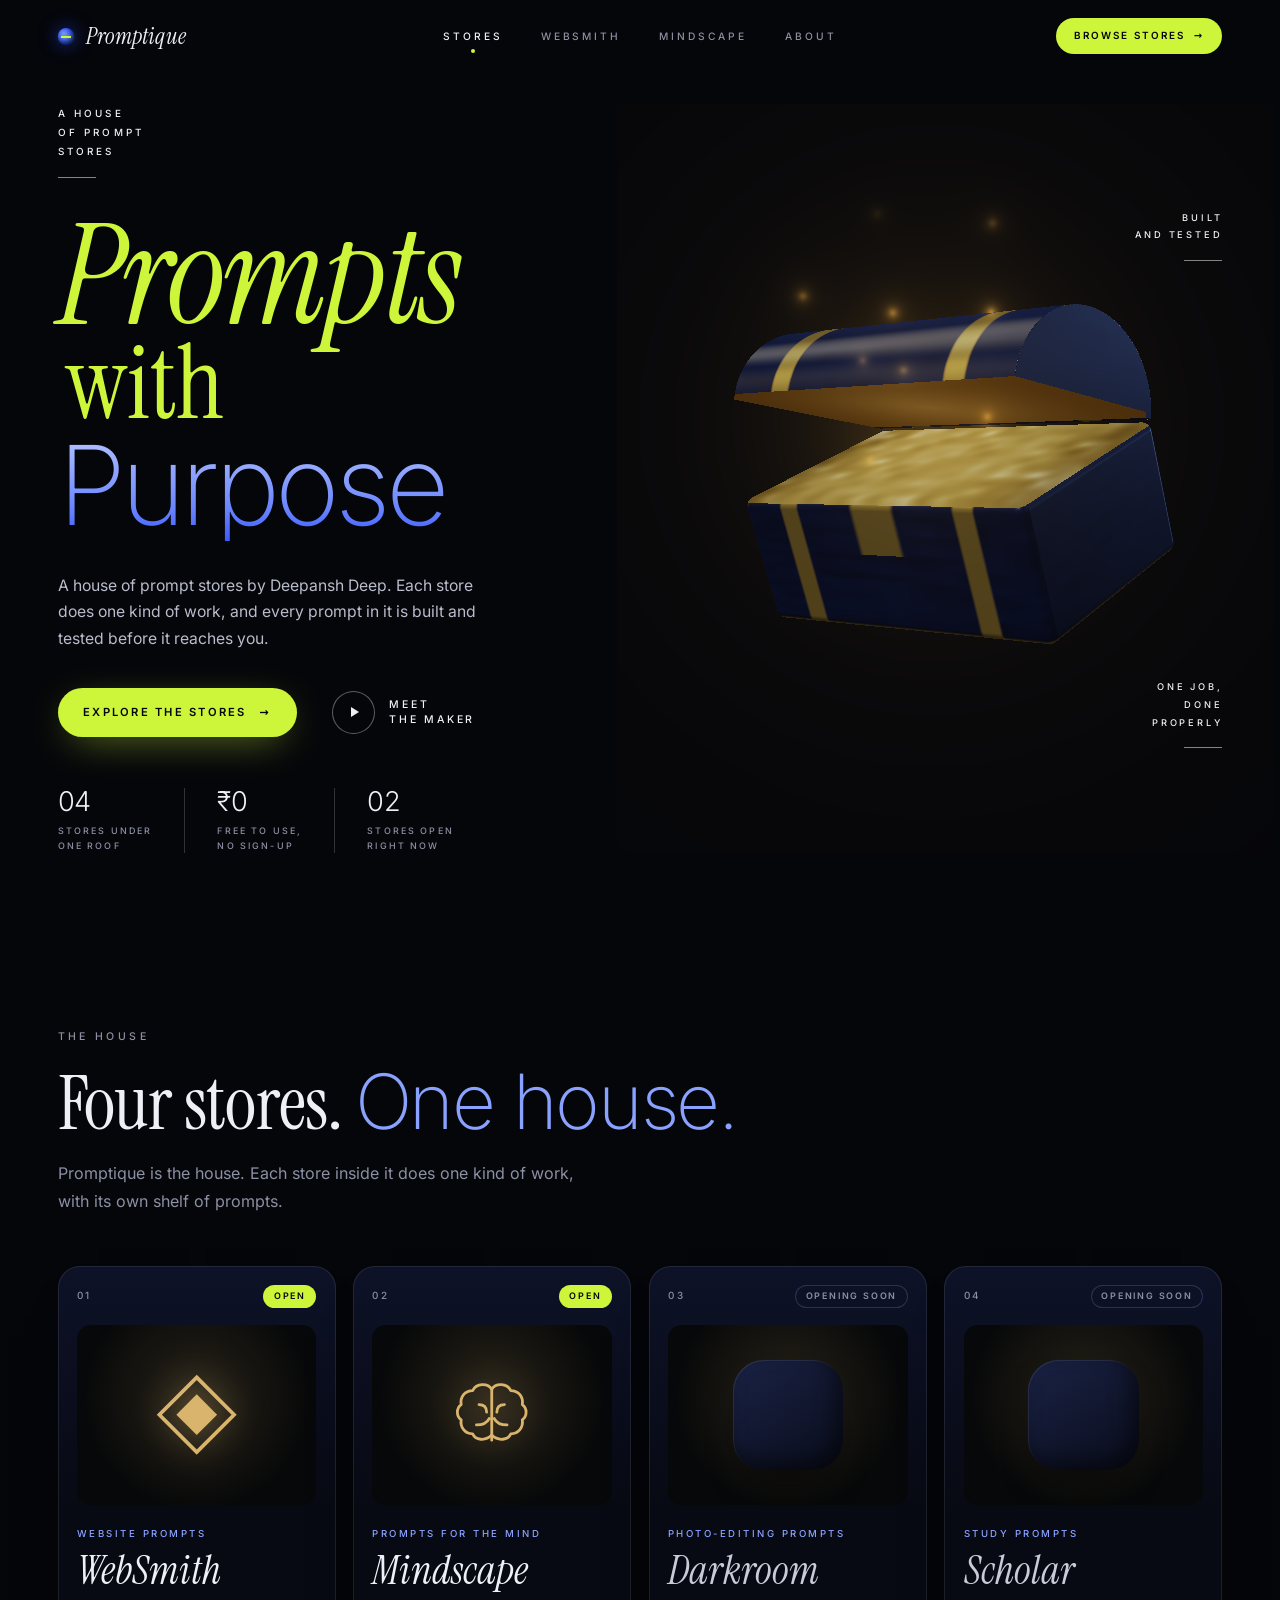
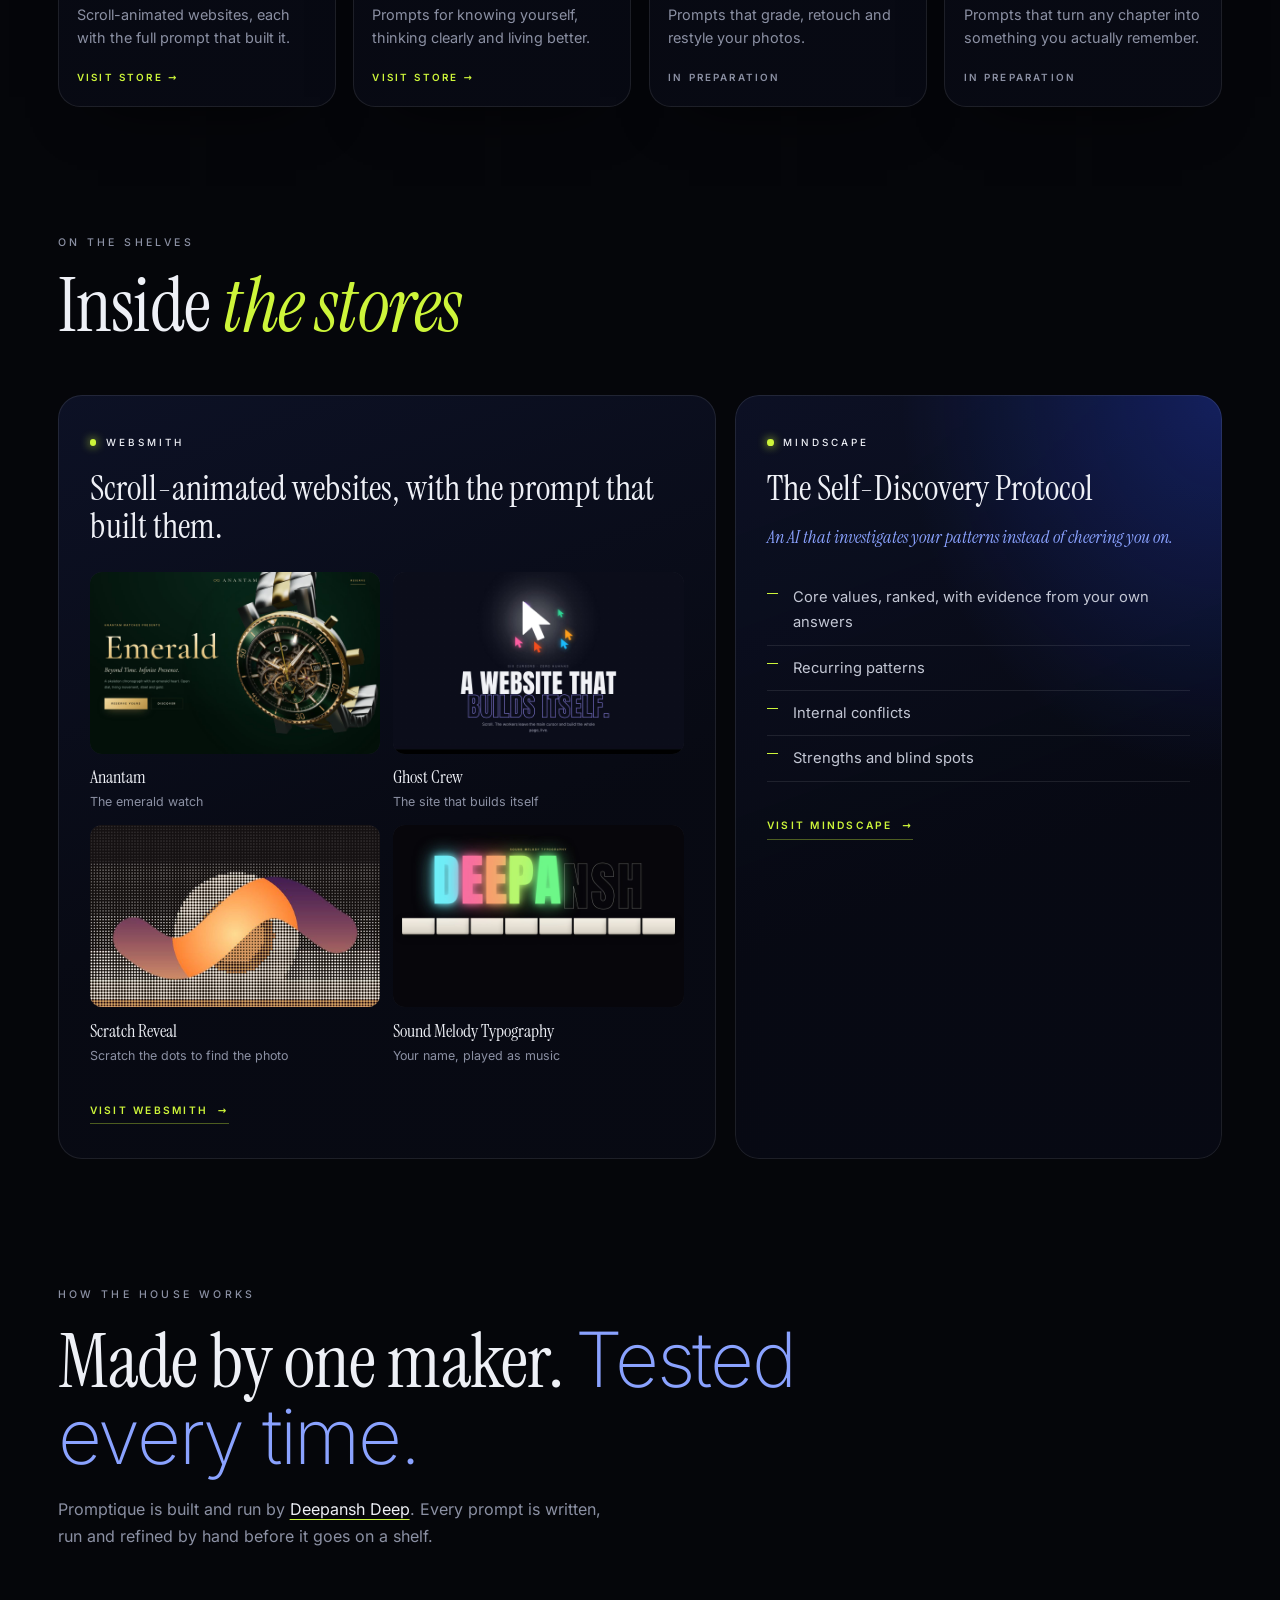
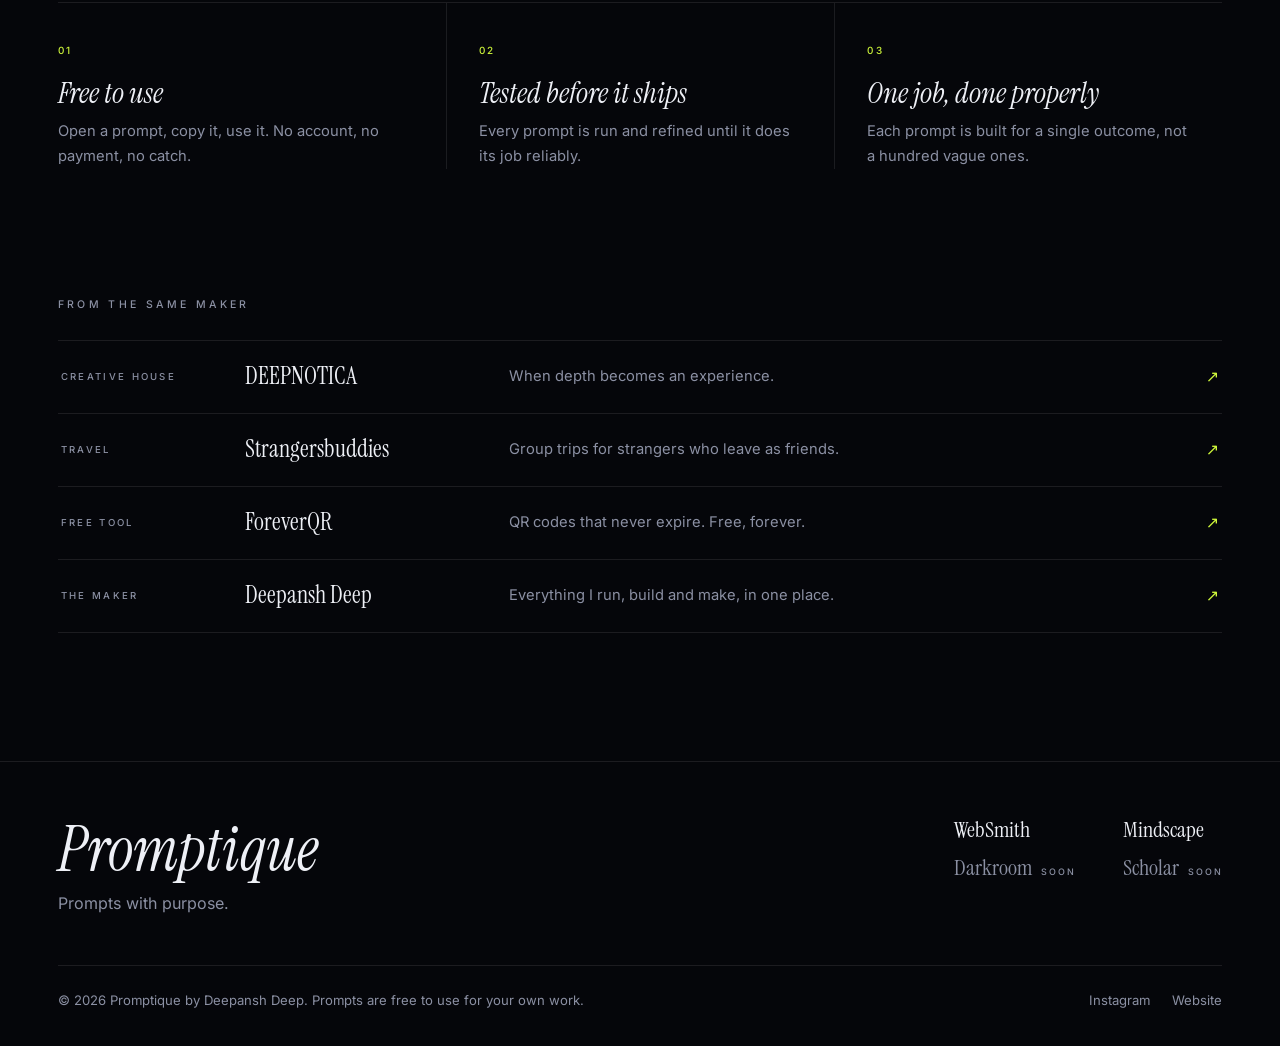
<file: index.html>
<!DOCTYPE html><html lang="en-IN"> <head><meta charset="utf-8"><meta name="viewport" content="width=device-width, initial-scale=1"><title>Promptique | A house of free AI prompt stores by Deepansh Deep</title><meta name="description" content="Promptique is a house of free prompt stores by Deepansh Deep. WebSmith: scroll-animated website templates with the prompt that built each one. Mindscape: prompts for the mind, starting with the Self-Discovery Protocol. No sign-up, no payment."><link rel="canonical" href="https://promptique.github.io/"><meta name="robots" content="index, follow, max-image-preview:large"><meta name="author" content="Deepansh Deep"><meta name="theme-color" content="#05060a"><meta name="color-scheme" content="dark"><link rel="icon" href="/favicon.svg" type="image/svg+xml"><meta property="og:type" content="website"><meta property="og:site_name" content="Promptique"><meta property="og:title" content="Promptique | A house of free AI prompt stores by Deepansh Deep"><meta property="og:description" content="Promptique is a house of free prompt stores by Deepansh Deep. WebSmith: scroll-animated website templates with the prompt that built each one. Mindscape: prompts for the mind, starting with the Self-Discovery Protocol. No sign-up, no payment."><meta property="og:url" content="https://promptique.github.io/"><meta property="og:image" content="https://promptique.github.io/og.png"><meta name="twitter:card" content="summary_large_image"><script type="application/ld+json">{"@context":"https://schema.org","@graph":[{"@type":"WebSite","@id":"https://promptique.github.io/#site","name":"Promptique","url":"https://promptique.github.io/","inLanguage":"en-IN","publisher":{"@id":"https://promptique.github.io/#org"}},{"@type":"Organization","@id":"https://promptique.github.io/#org","name":"Promptique","url":"https://promptique.github.io/","logo":"https://promptique.github.io/favicon.svg","founder":{"@type":"Person","name":"Deepansh Deep","url":"https://deepansh-deep.github.io/"},"sameAs":["https://www.instagram.com/deepanshverse/"]},{"@type":"ItemList","name":"Promptique stores","itemListElement":[{"@type":"ListItem","position":1,"name":"WebSmith","url":"https://promptique.github.io/websmith/","description":"Scroll-animated websites, each with the full prompt that built it."},{"@type":"ListItem","position":2,"name":"Mindscape","url":"https://promptique.github.io/mindscape/","description":"Prompts for knowing yourself, thinking clearly and living better."}]}]}</script><script>document.documentElement.classList.add('js');</script><link rel="stylesheet" href="/_pq/index.B5ZnvH2v.css">
<link rel="stylesheet" href="/_pq/index.Dkf4UBzK.css"></head> <body> <a class="skip" href="#main">Skip to content</a> <header class="nav"> <a class="brand" href="/" aria-label="Promptique home"><span class="brand__mark" aria-hidden="true"></span><span class="brand__name">Promptique</span></a> <nav class="nav__links" aria-label="Stores"> <a href="/#stores" class="is-on">Stores</a> <a href="/websmith/" class>WebSmith</a><a href="/mindscape/" class>Mindscape</a> <a href="/#about">About</a> </nav> <a class="nav__cta" href="/#stores">Browse stores <span aria-hidden="true">→</span></a> </header> <main id="main"> <script>if(location.hash==='#self-discovery')location.replace('/mindscape/#self-discovery');</script> <section class="hero" id="top" data-astro-cid-3mdlzytu> <div class="hero__copy" data-astro-cid-3mdlzytu> <p class="stack rv" data-astro-cid-3mdlzytu>A house<br data-astro-cid-3mdlzytu>of prompt<br data-astro-cid-3mdlzytu>stores<span aria-hidden="true" data-astro-cid-3mdlzytu></span></p> <h1 class="h1" data-astro-cid-3mdlzytu> <span class="h1__a it lime rv" style="--d:.05s" data-astro-cid-3mdlzytu>Prompts</span> <span class="h1__b serif lime rv" style="--d:.15s" data-astro-cid-3mdlzytu>with</span> <span class="h1__c rv" style="--d:.25s" data-astro-cid-3mdlzytu>Purpose</span> </h1> <p class="hero__intro rv" style="--d:.35s" data-astro-cid-3mdlzytu>A house of prompt stores by Deepansh Deep. Each store does one kind of work, and every prompt in it is built and tested before it reaches you.</p> <div class="hero__ctas rv" style="--d:.45s" data-astro-cid-3mdlzytu> <a class="btn btn--lime" href="#stores" data-astro-cid-3mdlzytu>Explore the stores <span aria-hidden="true" data-astro-cid-3mdlzytu>→</span></a> <a class="play" href="#about" data-astro-cid-3mdlzytu><i aria-hidden="true" data-astro-cid-3mdlzytu></i><span data-astro-cid-3mdlzytu>Meet<br data-astro-cid-3mdlzytu>the maker</span></a> </div> <dl class="stats rv" style="--d:.55s" data-astro-cid-3mdlzytu> <div data-astro-cid-3mdlzytu><dt data-astro-cid-3mdlzytu>04</dt><dd data-astro-cid-3mdlzytu>Stores under<br data-astro-cid-3mdlzytu>one roof</dd></div> <div data-astro-cid-3mdlzytu><dt data-astro-cid-3mdlzytu>₹0</dt><dd data-astro-cid-3mdlzytu>Free to use,<br data-astro-cid-3mdlzytu>no sign-up</dd></div> <div data-astro-cid-3mdlzytu><dt data-astro-cid-3mdlzytu>02</dt><dd data-astro-cid-3mdlzytu>Stores open<br data-astro-cid-3mdlzytu>right now</dd></div> </dl> </div> <div class="hero__art" data-astro-cid-3mdlzytu> <div class="orb hero__orb" data-astro-cid-3mdlzytu><canvas data-orb="pebble" aria-label="An open treasure chest glowing gold, turning slowly" role="img" data-astro-cid-3mdlzytu></canvas></div> <p class="side side--a" data-astro-cid-3mdlzytu>Built<br data-astro-cid-3mdlzytu>and tested<span aria-hidden="true" data-astro-cid-3mdlzytu></span></p> <p class="side side--b" data-astro-cid-3mdlzytu>One job,<br data-astro-cid-3mdlzytu>done<br data-astro-cid-3mdlzytu>properly<span aria-hidden="true" data-astro-cid-3mdlzytu></span></p> </div> </section> <section class="stores" id="stores" aria-labelledby="st-h" data-astro-cid-3mdlzytu> <header class="sec-head" data-astro-cid-3mdlzytu> <p class="eyebrow rv" data-astro-cid-3mdlzytu>The house</p> <h2 id="st-h" class="h2 rv" data-astro-cid-3mdlzytu>Four stores. <span class="thin" data-astro-cid-3mdlzytu>One house.</span></h2> <p class="lede rv" data-astro-cid-3mdlzytu>Promptique is the house. Each store inside it does one kind of work, with its own shelf of prompts.</p> </header> <ul class="grid" role="list" data-astro-cid-3mdlzytu> <li class="card card--websmith  rv" style="--d:0s" data-astro-cid-3mdlzytu> <a class="card__in" href="/websmith/" data-astro-cid-3mdlzytu> <span class="card__top" data-astro-cid-3mdlzytu><span class="card__no" data-astro-cid-3mdlzytu>01</span><span class="chip chip--open" data-astro-cid-3mdlzytu>Open</span></span> <span class="card__art" aria-hidden="true" data-astro-cid-3mdlzytu><svg class="logo logo--gold" viewBox="0 0 24 24" fill="none" data-astro-cid-3mdlzytu><path d="M12 1 23 12 12 23 1 12Z" stroke="#d9b46c" stroke-width="1.1" data-astro-cid-3mdlzytu></path><path d="M12 6 18 12 12 18 6 12Z" fill="#d9b46c" data-astro-cid-3mdlzytu></path></svg></span> <span class="card__kind" data-astro-cid-3mdlzytu>Website prompts</span> <span class="card__name" data-astro-cid-3mdlzytu>WebSmith</span> <span class="card__line" data-astro-cid-3mdlzytu>Scroll-animated websites, each with the full prompt that built it.</span> <span class="card__go" data-astro-cid-3mdlzytu>Visit store <span aria-hidden="true" data-astro-cid-3mdlzytu>→</span></span> </a> </li><li class="card card--mindscape  rv" style="--d:0.08s" data-astro-cid-3mdlzytu> <a class="card__in" href="/mindscape/" data-astro-cid-3mdlzytu> <span class="card__top" data-astro-cid-3mdlzytu><span class="card__no" data-astro-cid-3mdlzytu>02</span><span class="chip chip--open" data-astro-cid-3mdlzytu>Open</span></span> <span class="card__art" aria-hidden="true" data-astro-cid-3mdlzytu><svg class="logo logo--gold" viewBox="0 0 64 64" fill="none" stroke="#d9b46c" stroke-width="2.2" stroke-linecap="round" stroke-linejoin="round" data-astro-cid-3mdlzytu><path d="M32 12c-3-5-12-5-15 1-6 0-10 5-9 11-4 3-4 9 0 12-1 6 3 11 9 11 2 5 10 6 15 1" data-astro-cid-3mdlzytu></path><path d="M32 12c3-5 12-5 15 1 6 0 10 5 9 11 4 3 4 9 0 12 1 6-3 11-9 11-2 5-10 6-15 1" data-astro-cid-3mdlzytu></path><path d="M32 12v40M22 24c4 0 6 2 6 6M42 24c-4 0-6 2-6 6M20 40c4 0 8-1 10-5M44 40c-4 0-8-1-10-5" data-astro-cid-3mdlzytu></path></svg></span> <span class="card__kind" data-astro-cid-3mdlzytu>Prompts for the mind</span> <span class="card__name" data-astro-cid-3mdlzytu>Mindscape</span> <span class="card__line" data-astro-cid-3mdlzytu>Prompts for knowing yourself, thinking clearly and living better.</span> <span class="card__go" data-astro-cid-3mdlzytu>Visit store <span aria-hidden="true" data-astro-cid-3mdlzytu>→</span></span> </a> </li><li class="card card--darkroom is-soon rv" style="--d:0.16s" data-astro-cid-3mdlzytu> <div class="card__in" data-astro-cid-3mdlzytu> <span class="card__top" data-astro-cid-3mdlzytu><span class="card__no" data-astro-cid-3mdlzytu>03</span><span class="chip" data-astro-cid-3mdlzytu>Opening soon</span></span> <span class="card__art card__art--soon" aria-hidden="true" data-astro-cid-3mdlzytu><span data-astro-cid-3mdlzytu></span></span> <span class="card__kind" data-astro-cid-3mdlzytu>Photo-editing prompts</span> <span class="card__name" data-astro-cid-3mdlzytu>Darkroom</span> <span class="card__line" data-astro-cid-3mdlzytu>Prompts that grade, retouch and restyle your photos.</span> <span class="card__go card__go--soon" data-astro-cid-3mdlzytu>In preparation</span> </div> </li><li class="card card--scholar is-soon rv" style="--d:0.24s" data-astro-cid-3mdlzytu> <div class="card__in" data-astro-cid-3mdlzytu> <span class="card__top" data-astro-cid-3mdlzytu><span class="card__no" data-astro-cid-3mdlzytu>04</span><span class="chip" data-astro-cid-3mdlzytu>Opening soon</span></span> <span class="card__art card__art--soon" aria-hidden="true" data-astro-cid-3mdlzytu><span data-astro-cid-3mdlzytu></span></span> <span class="card__kind" data-astro-cid-3mdlzytu>Study prompts</span> <span class="card__name" data-astro-cid-3mdlzytu>Scholar</span> <span class="card__line" data-astro-cid-3mdlzytu>Prompts that turn any chapter into something you actually remember.</span> <span class="card__go card__go--soon" data-astro-cid-3mdlzytu>In preparation</span> </div> </li> </ul> </section> <section class="now" aria-labelledby="now-h" data-astro-cid-3mdlzytu> <header class="sec-head" data-astro-cid-3mdlzytu> <p class="eyebrow rv" data-astro-cid-3mdlzytu>On the shelves</p> <h2 id="now-h" class="h2 rv" data-astro-cid-3mdlzytu>Inside <span class="it lime" data-astro-cid-3mdlzytu>the stores</span></h2> </header> <div class="now__grid" data-astro-cid-3mdlzytu> <article class="shelf rv" data-astro-cid-3mdlzytu> <p class="shelf__store" data-astro-cid-3mdlzytu><span class="dot" aria-hidden="true" data-astro-cid-3mdlzytu></span>WebSmith</p> <h3 class="shelf__title" data-astro-cid-3mdlzytu>Scroll-animated websites, with the prompt that built them.</h3> <ul class="thumbs" role="list" data-astro-cid-3mdlzytu> <li data-astro-cid-3mdlzytu><a href="/websmith/project-2-luxury-watch/index.html" data-astro-cid-3mdlzytu><img src="/websmith/assets/t2.jpg" alt="Anantam template preview" loading="lazy" width="640" height="400" data-astro-cid-3mdlzytu><span class="thumbs__name" data-astro-cid-3mdlzytu>Anantam</span><span class="thumbs__sub" data-astro-cid-3mdlzytu>The emerald watch</span></a></li><li data-astro-cid-3mdlzytu><a href="/websmith/project-1-scroll-mouse-effect/index.html" data-astro-cid-3mdlzytu><img src="/websmith/assets/t1.jpg" alt="Ghost Crew template preview" loading="lazy" width="640" height="400" data-astro-cid-3mdlzytu><span class="thumbs__name" data-astro-cid-3mdlzytu>Ghost Crew</span><span class="thumbs__sub" data-astro-cid-3mdlzytu>The site that builds itself</span></a></li><li data-astro-cid-3mdlzytu><a href="/websmith/project-4-scratch-reveal/index.html" data-astro-cid-3mdlzytu><img src="/websmith/assets/t4.jpg" alt="Scratch Reveal template preview" loading="lazy" width="640" height="400" data-astro-cid-3mdlzytu><span class="thumbs__name" data-astro-cid-3mdlzytu>Scratch Reveal</span><span class="thumbs__sub" data-astro-cid-3mdlzytu>Scratch the dots to find the photo</span></a></li><li data-astro-cid-3mdlzytu><a href="/websmith/project-3-sound-melody-typography/index.html" data-astro-cid-3mdlzytu><img src="/websmith/assets/t3.jpg" alt="Sound Melody Typography template preview" loading="lazy" width="640" height="400" data-astro-cid-3mdlzytu><span class="thumbs__name" data-astro-cid-3mdlzytu>Sound Melody Typography</span><span class="thumbs__sub" data-astro-cid-3mdlzytu>Your name, played as music</span></a></li> </ul> <a class="link" href="/websmith/" data-astro-cid-3mdlzytu>Visit WebSmith <span aria-hidden="true" data-astro-cid-3mdlzytu>→</span></a> </article> <article class="shelf shelf--mind rv" style="--d:.1s" data-astro-cid-3mdlzytu> <p class="shelf__store" data-astro-cid-3mdlzytu><span class="dot" aria-hidden="true" data-astro-cid-3mdlzytu></span>Mindscape</p> <h3 class="shelf__title" data-astro-cid-3mdlzytu>The Self-Discovery Protocol</h3> <p class="shelf__text" data-astro-cid-3mdlzytu><em data-astro-cid-3mdlzytu>An AI that investigates your patterns instead of cheering you on.</em></p> <ul class="ticks" role="list" data-astro-cid-3mdlzytu><li data-astro-cid-3mdlzytu>Core values, ranked, with evidence from your own answers</li><li data-astro-cid-3mdlzytu>Recurring patterns</li><li data-astro-cid-3mdlzytu>Internal conflicts</li><li data-astro-cid-3mdlzytu>Strengths and blind spots</li></ul> <a class="link" href="/mindscape/" data-astro-cid-3mdlzytu>Visit Mindscape <span aria-hidden="true" data-astro-cid-3mdlzytu>→</span></a> </article> </div> </section> <section class="about" id="about" aria-labelledby="ab-h" data-astro-cid-3mdlzytu> <header class="sec-head" data-astro-cid-3mdlzytu> <p class="eyebrow rv" data-astro-cid-3mdlzytu>How the house works</p> <h2 id="ab-h" class="h2 rv" data-astro-cid-3mdlzytu>Made by one maker. <span class="thin" data-astro-cid-3mdlzytu>Tested every time.</span></h2> <p class="lede rv" data-astro-cid-3mdlzytu>Promptique is built and run by <a href="https://deepansh-deep.github.io/" target="_blank" rel="noopener" data-astro-cid-3mdlzytu>Deepansh Deep</a>. Every prompt is written, run and refined by hand before it goes on a shelf.</p> </header> <ol class="principles" role="list" data-astro-cid-3mdlzytu> <li class="rv" style="--d:0s" data-astro-cid-3mdlzytu><span class="principles__n" data-astro-cid-3mdlzytu>01</span><h3 data-astro-cid-3mdlzytu>Free to use</h3><p data-astro-cid-3mdlzytu>Open a prompt, copy it, use it. No account, no payment, no catch.</p></li><li class="rv" style="--d:0.08s" data-astro-cid-3mdlzytu><span class="principles__n" data-astro-cid-3mdlzytu>02</span><h3 data-astro-cid-3mdlzytu>Tested before it ships</h3><p data-astro-cid-3mdlzytu>Every prompt is run and refined until it does its job reliably.</p></li><li class="rv" style="--d:0.16s" data-astro-cid-3mdlzytu><span class="principles__n" data-astro-cid-3mdlzytu>03</span><h3 data-astro-cid-3mdlzytu>One job, done properly</h3><p data-astro-cid-3mdlzytu>Each prompt is built for a single outcome, not a hundred vague ones.</p></li> </ol> </section> <section class="more" aria-labelledby="mo-h" data-astro-cid-3mdlzytu> <p id="mo-h" class="eyebrow rv" data-astro-cid-3mdlzytu>From the same maker</p> <ul class="more__list" role="list" data-astro-cid-3mdlzytu> <li class="rv" data-astro-cid-3mdlzytu><a href="https://deepnotica.github.io/" target="_blank" rel="noopener" data-astro-cid-3mdlzytu><span class="more__label" data-astro-cid-3mdlzytu>Creative house</span><span class="more__name" data-astro-cid-3mdlzytu>DEEPNOTICA</span><span class="more__text" data-astro-cid-3mdlzytu>When depth becomes an experience.</span><span class="more__arrow" aria-hidden="true" data-astro-cid-3mdlzytu>↗</span><span class="sr" data-astro-cid-3mdlzytu> (opens in a new tab)</span></a></li><li class="rv" data-astro-cid-3mdlzytu><a href="https://strangersbuddies.github.io/" target="_blank" rel="noopener" data-astro-cid-3mdlzytu><span class="more__label" data-astro-cid-3mdlzytu>Travel</span><span class="more__name" data-astro-cid-3mdlzytu>Strangersbuddies</span><span class="more__text" data-astro-cid-3mdlzytu>Group trips for strangers who leave as friends.</span><span class="more__arrow" aria-hidden="true" data-astro-cid-3mdlzytu>↗</span><span class="sr" data-astro-cid-3mdlzytu> (opens in a new tab)</span></a></li><li class="rv" data-astro-cid-3mdlzytu><a href="https://foreverqr.github.io/" target="_blank" rel="noopener" data-astro-cid-3mdlzytu><span class="more__label" data-astro-cid-3mdlzytu>Free tool</span><span class="more__name" data-astro-cid-3mdlzytu>ForeverQR</span><span class="more__text" data-astro-cid-3mdlzytu>QR codes that never expire. Free, forever.</span><span class="more__arrow" aria-hidden="true" data-astro-cid-3mdlzytu>↗</span><span class="sr" data-astro-cid-3mdlzytu> (opens in a new tab)</span></a></li><li class="rv" data-astro-cid-3mdlzytu><a href="https://deepansh-deep.github.io/" target="_blank" rel="noopener" data-astro-cid-3mdlzytu><span class="more__label" data-astro-cid-3mdlzytu>The maker</span><span class="more__name" data-astro-cid-3mdlzytu>Deepansh Deep</span><span class="more__text" data-astro-cid-3mdlzytu>Everything I run, build and make, in one place.</span><span class="more__arrow" aria-hidden="true" data-astro-cid-3mdlzytu>↗</span><span class="sr" data-astro-cid-3mdlzytu> (opens in a new tab)</span></a></li> </ul> </section> </main> <footer class="foot"> <div class="foot__top"> <div> <p class="foot__brand"><em>Promptique</em></p> <p class="foot__tag">Prompts with purpose.</p> </div> <ul class="foot__stores" role="list"> <li><a href="/websmith/">WebSmith</a></li><li><a href="/mindscape/">Mindscape</a></li><li><span>Darkroom <small>Soon</small></span></li><li><span>Scholar <small>Soon</small></span></li> </ul> </div> <div class="foot__row"> <p>© 2026 Promptique by <a href="https://deepansh-deep.github.io/" target="_blank" rel="noopener">Deepansh Deep</a>. Prompts are free to use for your own work.</p> <p class="foot__links"><a href="https://www.instagram.com/deepanshverse/" target="_blank" rel="noopener">Instagram</a><a href="https://deepansh-deep.github.io/" target="_blank" rel="noopener">Website</a></p> </div> </footer> <script type="module" src="/_pq/Base.astro_astro_type_script_index_0_lang.2DacNssF.js"></script> </body> </html>
</file>
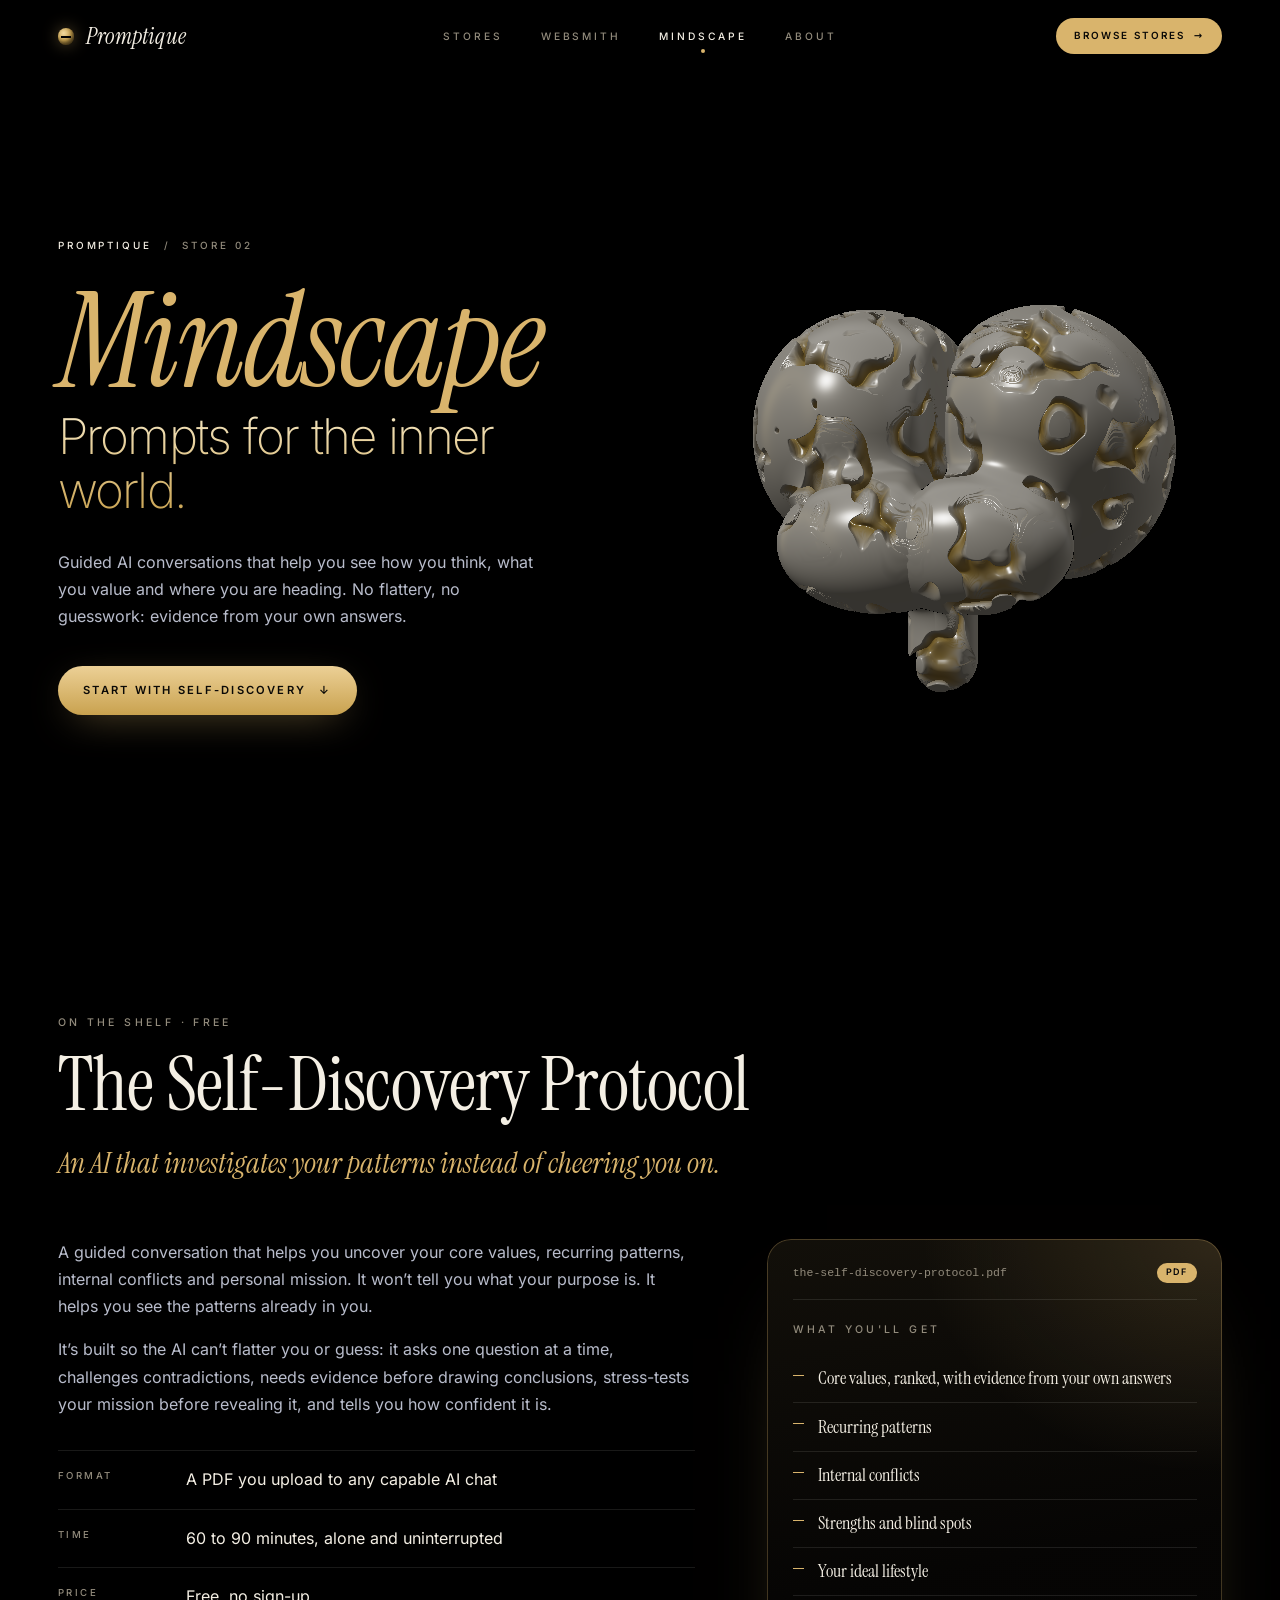
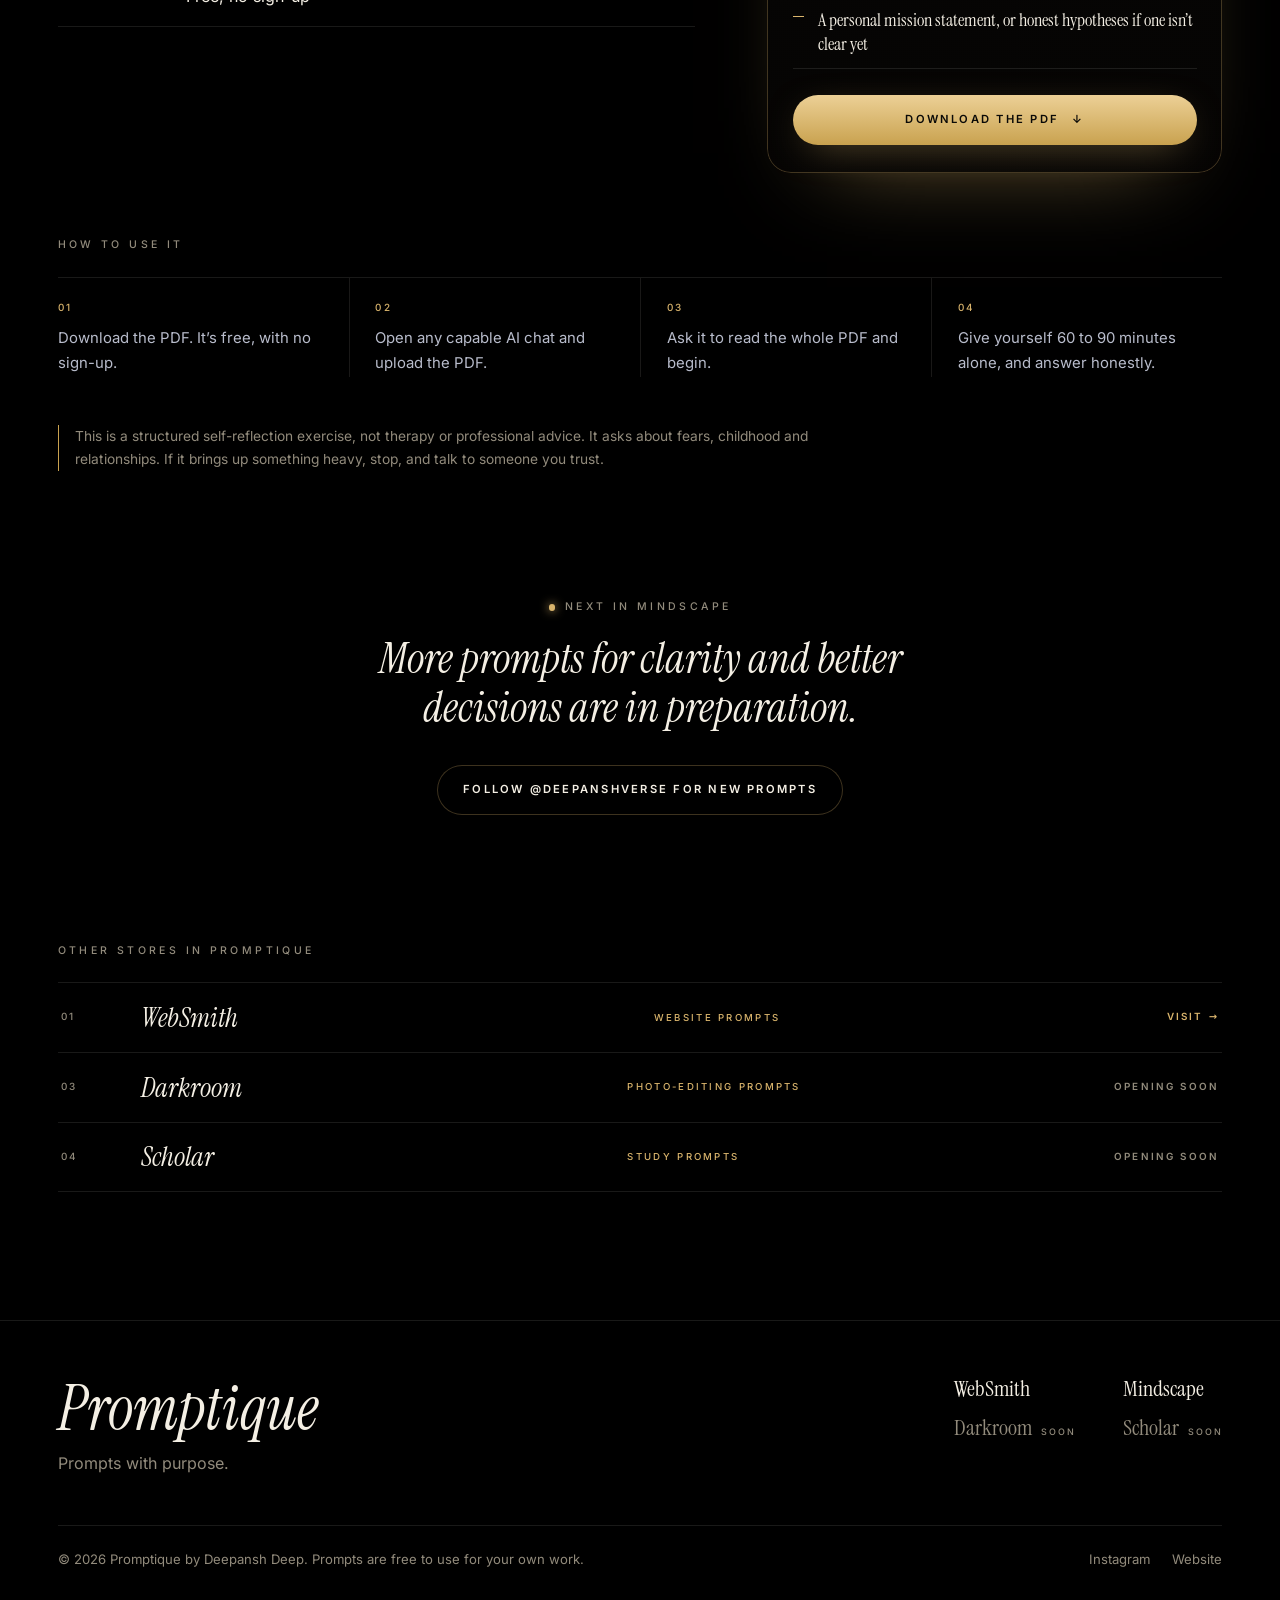
<file: mindscape/index.html>
<!DOCTYPE html><html lang="en-IN"> <head><meta charset="utf-8"><meta name="viewport" content="width=device-width, initial-scale=1"><title>Mindscape by Promptique | Free prompts for the mind</title><meta name="description" content="Mindscape is the Promptique store of prompts for the mind. Start with the Self-Discovery Protocol: a free guided AI conversation that uncovers your core values, patterns and personal mission. No sign-up."><link rel="canonical" href="https://promptique.github.io/mindscape/"><meta name="robots" content="index, follow, max-image-preview:large"><meta name="author" content="Deepansh Deep"><meta name="theme-color" content="#05060a"><meta name="color-scheme" content="dark"><link rel="icon" href="/favicon.svg" type="image/svg+xml"><meta property="og:type" content="website"><meta property="og:site_name" content="Promptique"><meta property="og:title" content="Mindscape by Promptique | Free prompts for the mind"><meta property="og:description" content="Mindscape is the Promptique store of prompts for the mind. Start with the Self-Discovery Protocol: a free guided AI conversation that uncovers your core values, patterns and personal mission. No sign-up."><meta property="og:url" content="https://promptique.github.io/mindscape/"><meta property="og:image" content="https://promptique.github.io/og.png"><meta name="twitter:card" content="summary_large_image"><script type="application/ld+json">{"@context":"https://schema.org","@graph":[{"@type":"CollectionPage","name":"Mindscape","url":"https://promptique.github.io/mindscape/","isPartOf":{"@id":"https://promptique.github.io/#site"},"description":"Mindscape is the Promptique store of prompts for the mind. Start with the Self-Discovery Protocol: a free guided AI conversation that uncovers your core values, patterns and personal mission. No sign-up."},{"@type":"CreativeWork","name":"The Self-Discovery Protocol","description":"An AI that investigates your patterns instead of cheering you on.","url":"https://promptique.github.io/mindscape/#self-discovery","isAccessibleForFree":true,"author":{"@type":"Person","name":"Deepansh Deep","url":"https://deepansh-deep.github.io/"}}]}</script><script>document.documentElement.classList.add('js');</script><link rel="stylesheet" href="/_pq/index.B5ZnvH2v.css">
<link rel="stylesheet" href="/_pq/index.3ysenldV.css"></head> <body> <a class="skip" href="#main">Skip to content</a> <header class="nav"> <a class="brand" href="/" aria-label="Promptique home"><span class="brand__mark" aria-hidden="true"></span><span class="brand__name">Promptique</span></a> <nav class="nav__links" aria-label="Stores"> <a href="/#stores" class>Stores</a> <a href="/websmith/" class>WebSmith</a><a href="/mindscape/" class="is-on">Mindscape</a> <a href="/#about">About</a> </nav> <a class="nav__cta" href="/#stores">Browse stores <span aria-hidden="true">→</span></a> </header> <main id="main"> <section class="mhero" data-astro-cid-tpmg7tjt> <div class="mhero__copy" data-astro-cid-tpmg7tjt> <p class="crumb rv" data-astro-cid-tpmg7tjt><a href="/" data-astro-cid-tpmg7tjt>Promptique</a><span aria-hidden="true" data-astro-cid-tpmg7tjt>/</span>Store 02</p> <h1 class="mh1" data-astro-cid-tpmg7tjt> <span class="it lime rv" style="--d:.05s" data-astro-cid-tpmg7tjt>Mindscape</span> <span class="mh1__b rv" style="--d:.15s" data-astro-cid-tpmg7tjt>Prompts for the inner world.</span> </h1> <p class="mhero__text rv" style="--d:.25s" data-astro-cid-tpmg7tjt>Guided AI conversations that help you see how you think, what you value and where you are heading. No flattery, no guesswork: evidence from your own answers.</p> <div class="mhero__ctas rv" style="--d:.35s" data-astro-cid-tpmg7tjt> <a class="btn btn--lime" href="#self-discovery" data-astro-cid-tpmg7tjt>Start with self-discovery <span aria-hidden="true" data-astro-cid-tpmg7tjt>↓</span></a> </div> </div> <div class="orb mhero__orb" data-astro-cid-tpmg7tjt><canvas data-orb="mind" aria-label="A slowly turning ivory and gold brain" role="img" data-astro-cid-tpmg7tjt></canvas></div> </section> <section class="prod" id="self-discovery" aria-labelledby="sd-h" data-astro-cid-tpmg7tjt> <header class="prod__head" data-astro-cid-tpmg7tjt> <p class="eyebrow rv" data-astro-cid-tpmg7tjt>On the shelf · Free</p> <h2 id="sd-h" class="h2 rv" data-astro-cid-tpmg7tjt>The Self-Discovery Protocol</h2> <p class="prod__line rv" data-astro-cid-tpmg7tjt><em data-astro-cid-tpmg7tjt>An AI that investigates your patterns instead of cheering you on.</em></p> </header> <div class="prod__grid" data-astro-cid-tpmg7tjt> <div class="rv" data-astro-cid-tpmg7tjt> <p class="body" data-astro-cid-tpmg7tjt>A guided conversation that helps you uncover your core values, recurring patterns, internal conflicts and personal mission. It won’t tell you what your purpose is. It helps you see the patterns already in you.</p> <p class="body" data-astro-cid-tpmg7tjt>It’s built so the AI can’t flatter you or guess: it asks one question at a time, challenges contradictions, needs evidence before drawing conclusions, stress-tests your mission before revealing it, and tells you how confident it is.</p> <dl class="facts" data-astro-cid-tpmg7tjt> <div data-astro-cid-tpmg7tjt><dt data-astro-cid-tpmg7tjt>Format</dt><dd data-astro-cid-tpmg7tjt>A PDF you upload to any capable AI chat</dd></div> <div data-astro-cid-tpmg7tjt><dt data-astro-cid-tpmg7tjt>Time</dt><dd data-astro-cid-tpmg7tjt>60 to 90 minutes, alone and uninterrupted</dd></div> <div data-astro-cid-tpmg7tjt><dt data-astro-cid-tpmg7tjt>Price</dt><dd data-astro-cid-tpmg7tjt>Free, no sign-up</dd></div> </dl> </div> <aside class="doc rv" style="--d:.1s" aria-label="What you'll get" data-astro-cid-tpmg7tjt> <div class="doc__top" data-astro-cid-tpmg7tjt><span data-astro-cid-tpmg7tjt>the-self-discovery-protocol.pdf</span><span class="doc__tag" data-astro-cid-tpmg7tjt>PDF</span></div> <p class="eyebrow" data-astro-cid-tpmg7tjt>What you'll get</p> <ul class="list" role="list" data-astro-cid-tpmg7tjt><li data-astro-cid-tpmg7tjt>Core values, ranked, with evidence from your own answers</li><li data-astro-cid-tpmg7tjt>Recurring patterns</li><li data-astro-cid-tpmg7tjt>Internal conflicts</li><li data-astro-cid-tpmg7tjt>Strengths and blind spots</li><li data-astro-cid-tpmg7tjt>Your ideal lifestyle</li><li data-astro-cid-tpmg7tjt>A personal mission statement, or honest hypotheses if one isn’t clear yet</li></ul> <a class="btn btn--lime doc__btn" href="/downloads/the-self-discovery-protocol.pdf" download data-astro-cid-tpmg7tjt>Download the PDF <span aria-hidden="true" data-astro-cid-tpmg7tjt>↓</span></a> </aside> </div> <div class="how" data-astro-cid-tpmg7tjt> <p class="eyebrow rv" data-astro-cid-tpmg7tjt>How to use it</p> <ol role="list" data-astro-cid-tpmg7tjt><li class="rv" style="--d:0s" data-astro-cid-tpmg7tjt><span class="how__n" data-astro-cid-tpmg7tjt>01</span>Download the PDF. It’s free, with no sign-up.</li><li class="rv" style="--d:0.08s" data-astro-cid-tpmg7tjt><span class="how__n" data-astro-cid-tpmg7tjt>02</span>Open any capable AI chat and upload the PDF.</li><li class="rv" style="--d:0.16s" data-astro-cid-tpmg7tjt><span class="how__n" data-astro-cid-tpmg7tjt>03</span>Ask it to read the whole PDF and begin.</li><li class="rv" style="--d:0.24s" data-astro-cid-tpmg7tjt><span class="how__n" data-astro-cid-tpmg7tjt>04</span>Give yourself 60 to 90 minutes alone, and answer honestly.</li></ol> </div> <p class="note rv" role="note" data-astro-cid-tpmg7tjt>This is a structured self-reflection exercise, not therapy or professional advice. It asks about fears, childhood and relationships. If it brings up something heavy, stop, and talk to someone you trust.</p> </section> <section class="soon" data-astro-cid-tpmg7tjt> <p class="eyebrow rv" data-astro-cid-tpmg7tjt><span class="dot" aria-hidden="true" data-astro-cid-tpmg7tjt></span>Next in Mindscape</p> <p class="soon__line rv" data-astro-cid-tpmg7tjt><em data-astro-cid-tpmg7tjt>More prompts for clarity and better decisions are in preparation.</em></p> <a class="btn btn--line rv" href="https://www.instagram.com/deepanshverse/" target="_blank" rel="noopener" data-astro-cid-tpmg7tjt>Follow @deepanshverse for new prompts<span class="sr" data-astro-cid-tpmg7tjt> (opens in a new tab)</span></a> </section> <section class="elsewhere" aria-labelledby="el-h" data-astro-cid-tpmg7tjt> <p id="el-h" class="eyebrow rv" data-astro-cid-tpmg7tjt>Other stores in Promptique</p> <ul role="list" data-astro-cid-tpmg7tjt> <li class="rv" data-astro-cid-tpmg7tjt><a href="/websmith/" data-astro-cid-tpmg7tjt><span class="el__no" data-astro-cid-tpmg7tjt>01</span><span class="el__name" data-astro-cid-tpmg7tjt>WebSmith</span><span class="el__kind" data-astro-cid-tpmg7tjt>Website prompts</span><span class="el__go" data-astro-cid-tpmg7tjt>Visit <span aria-hidden="true" data-astro-cid-tpmg7tjt>→</span></span></a></li><li class="rv" data-astro-cid-tpmg7tjt><div data-astro-cid-tpmg7tjt><span class="el__no" data-astro-cid-tpmg7tjt>03</span><span class="el__name" data-astro-cid-tpmg7tjt>Darkroom</span><span class="el__kind" data-astro-cid-tpmg7tjt>Photo-editing prompts</span><span class="el__go el__go--soon" data-astro-cid-tpmg7tjt>Opening soon</span></div></li><li class="rv" data-astro-cid-tpmg7tjt><div data-astro-cid-tpmg7tjt><span class="el__no" data-astro-cid-tpmg7tjt>04</span><span class="el__name" data-astro-cid-tpmg7tjt>Scholar</span><span class="el__kind" data-astro-cid-tpmg7tjt>Study prompts</span><span class="el__go el__go--soon" data-astro-cid-tpmg7tjt>Opening soon</span></div></li> </ul> </section> </main> <footer class="foot"> <div class="foot__top"> <div> <p class="foot__brand"><em>Promptique</em></p> <p class="foot__tag">Prompts with purpose.</p> </div> <ul class="foot__stores" role="list"> <li><a href="/websmith/">WebSmith</a></li><li><a href="/mindscape/">Mindscape</a></li><li><span>Darkroom <small>Soon</small></span></li><li><span>Scholar <small>Soon</small></span></li> </ul> </div> <div class="foot__row"> <p>© 2026 Promptique by <a href="https://deepansh-deep.github.io/" target="_blank" rel="noopener">Deepansh Deep</a>. Prompts are free to use for your own work.</p> <p class="foot__links"><a href="https://www.instagram.com/deepanshverse/" target="_blank" rel="noopener">Instagram</a><a href="https://deepansh-deep.github.io/" target="_blank" rel="noopener">Website</a></p> </div> </footer> <script type="module" src="/_pq/Base.astro_astro_type_script_index_0_lang.2DacNssF.js"></script> </body> </html>
</file>
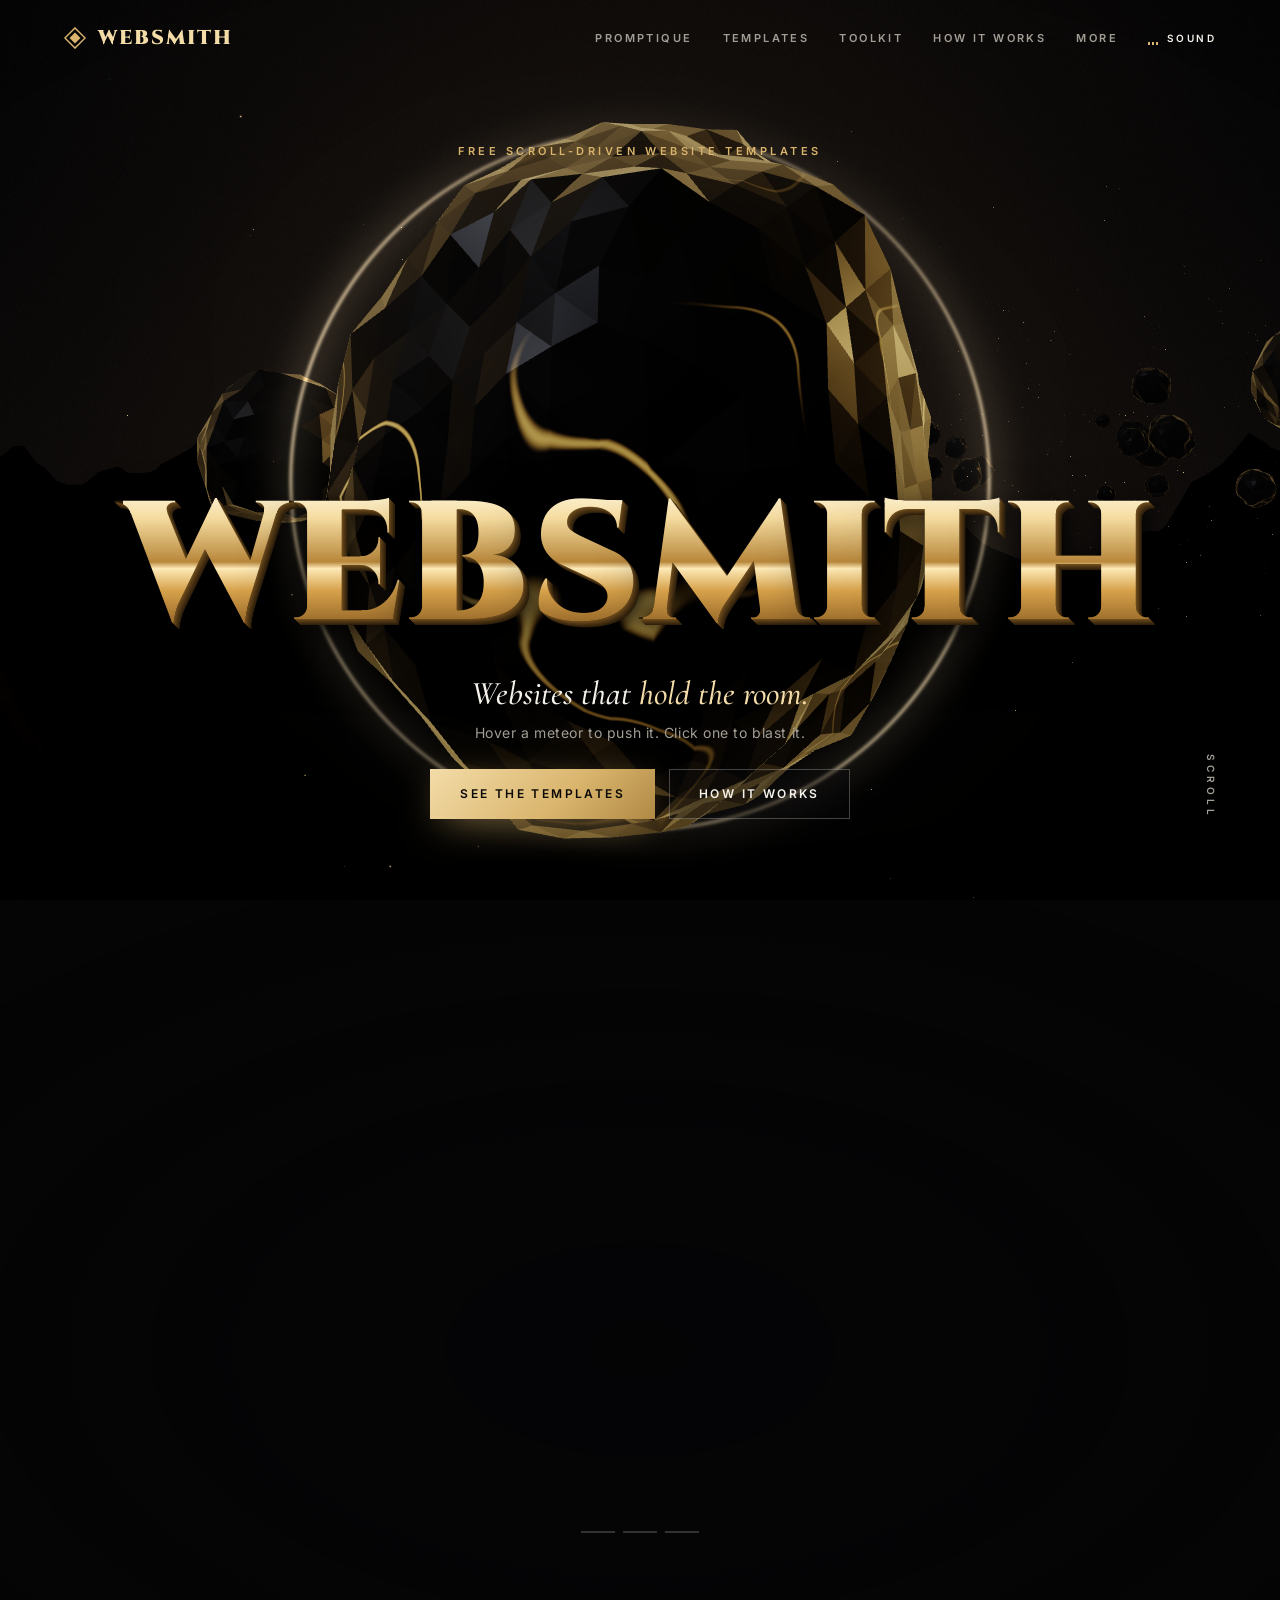
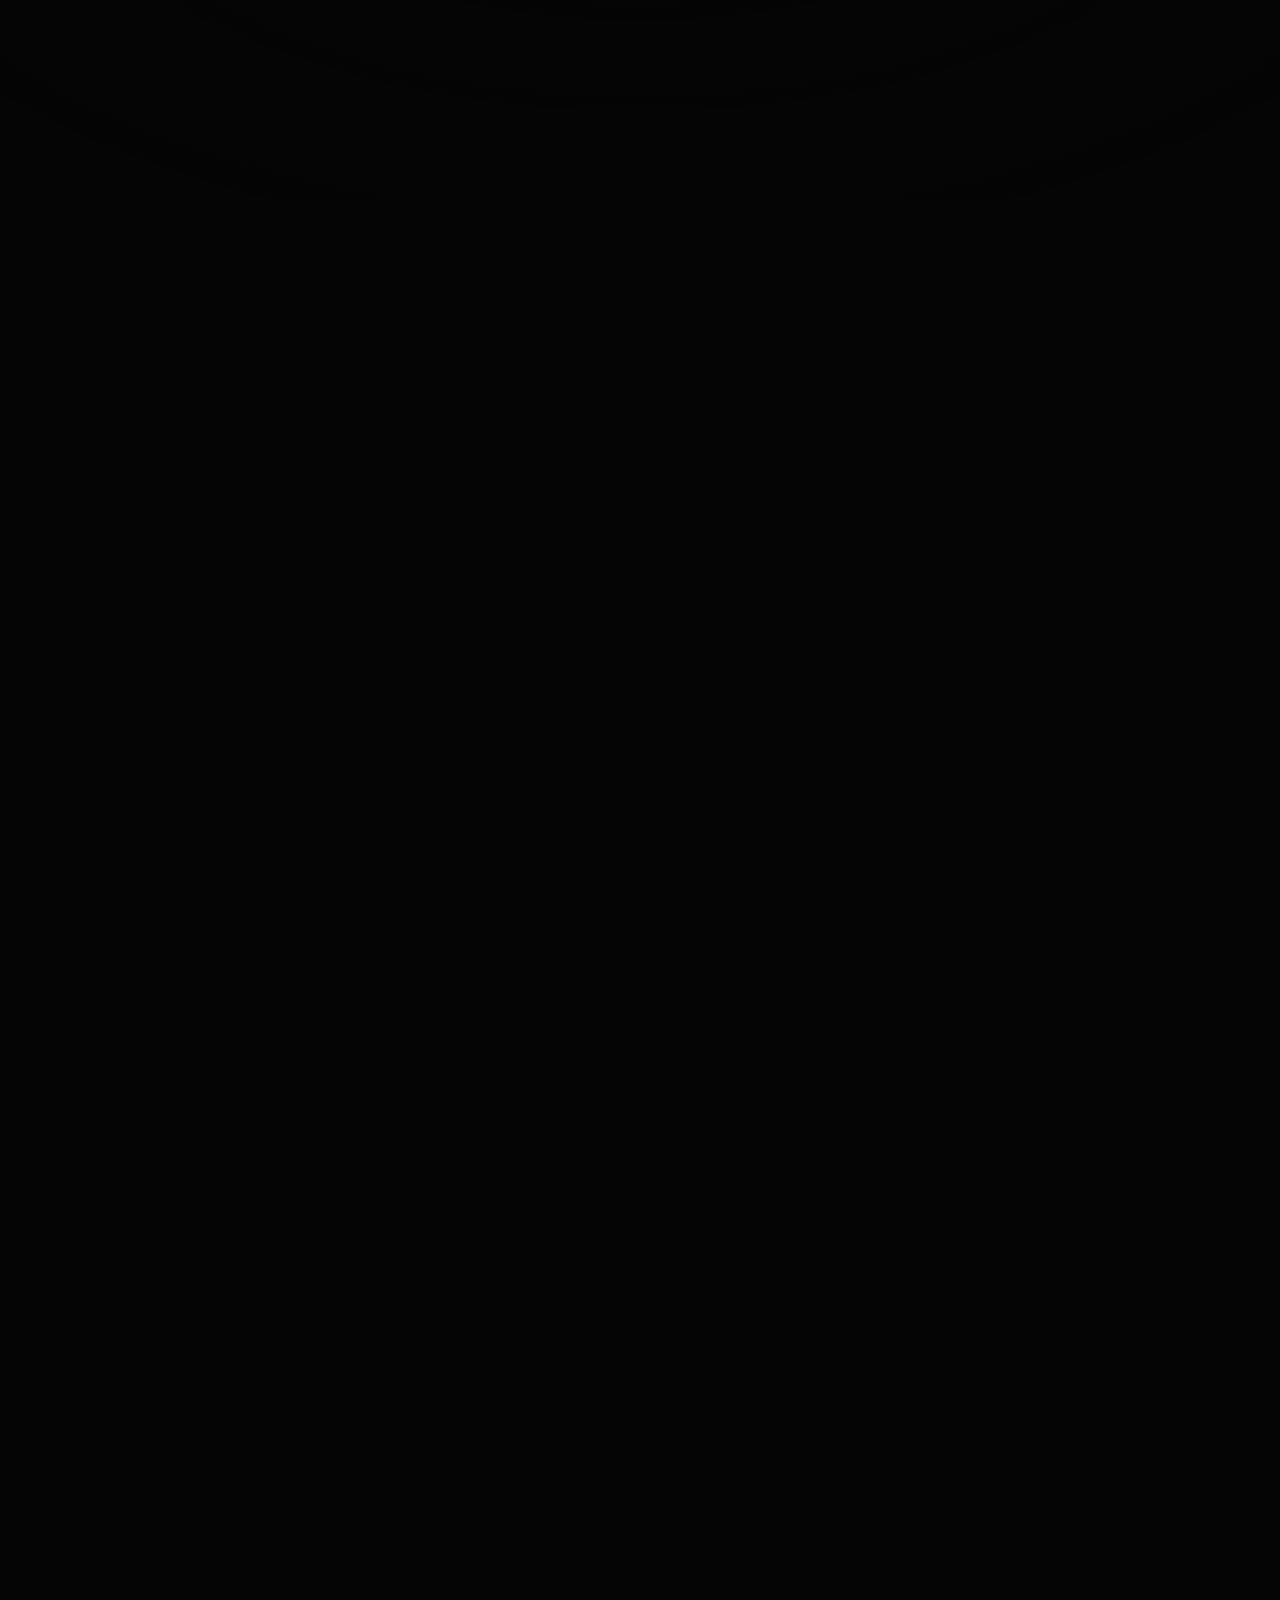
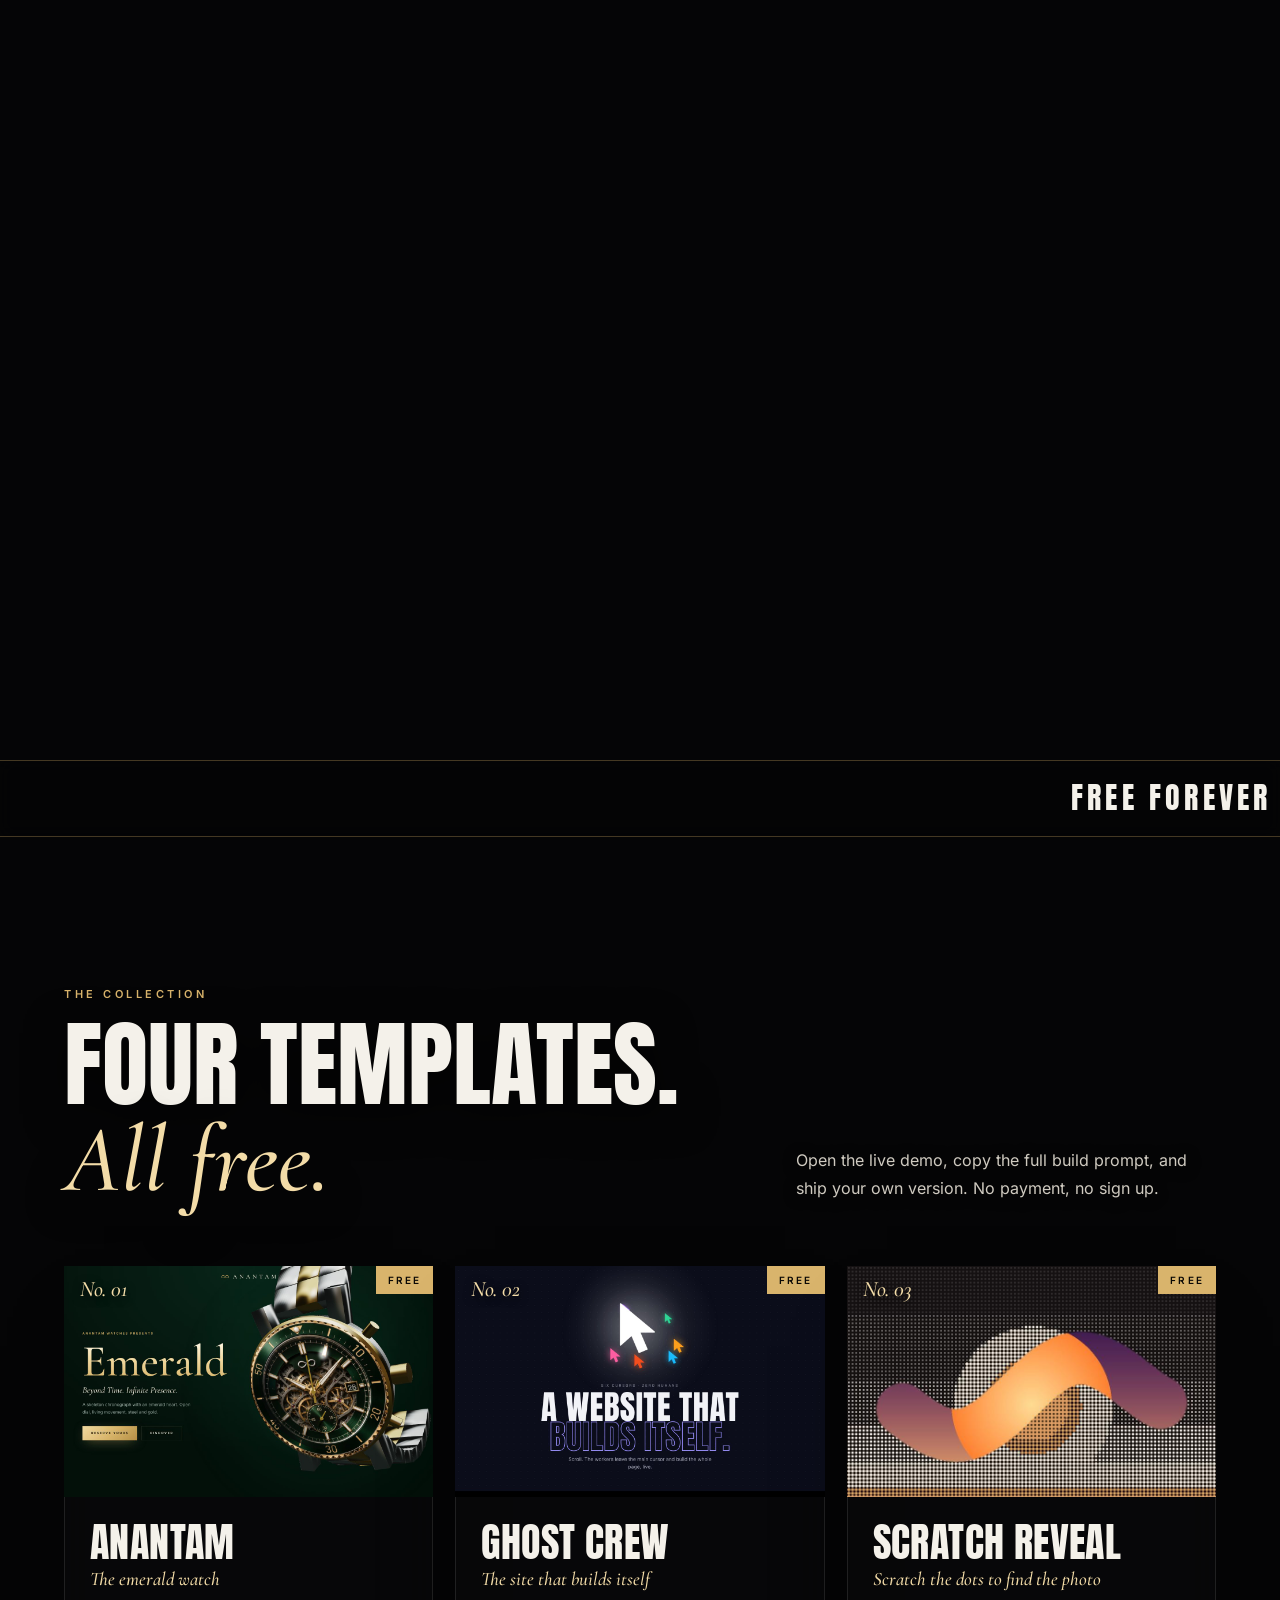
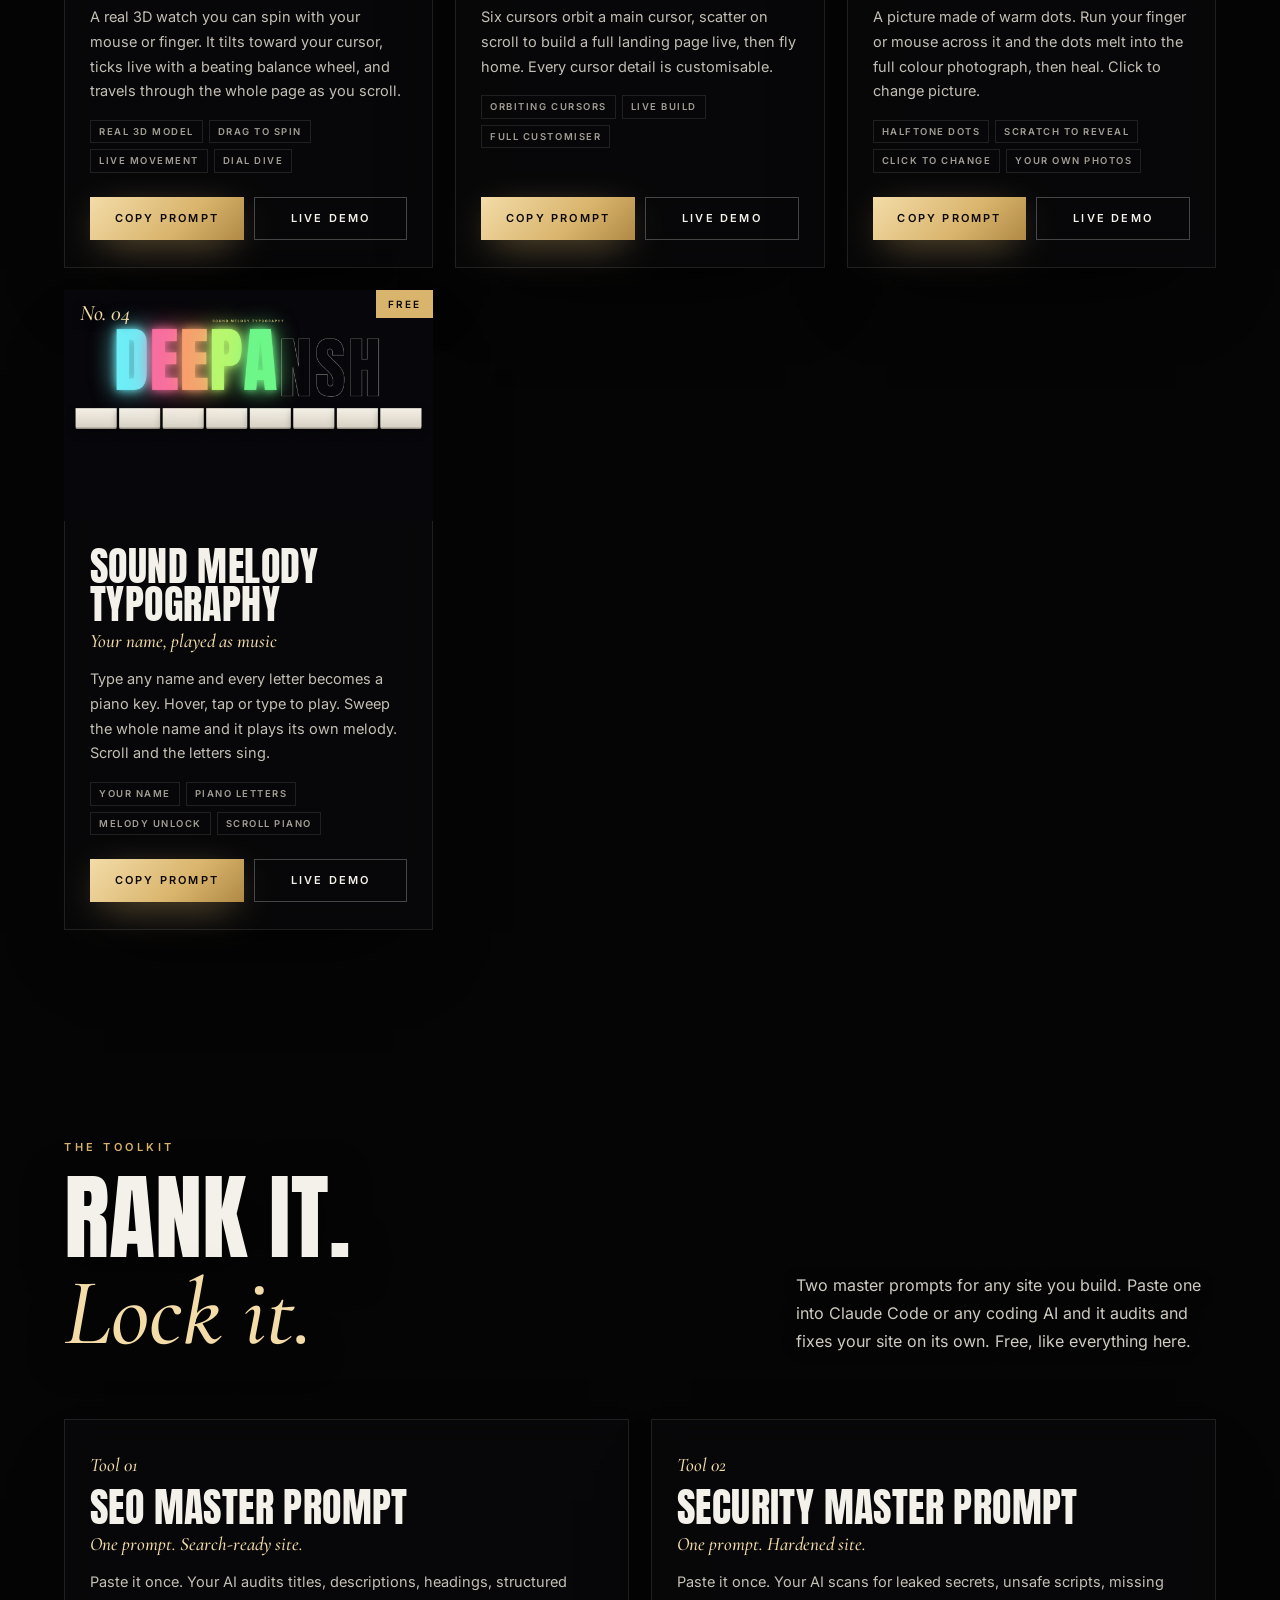
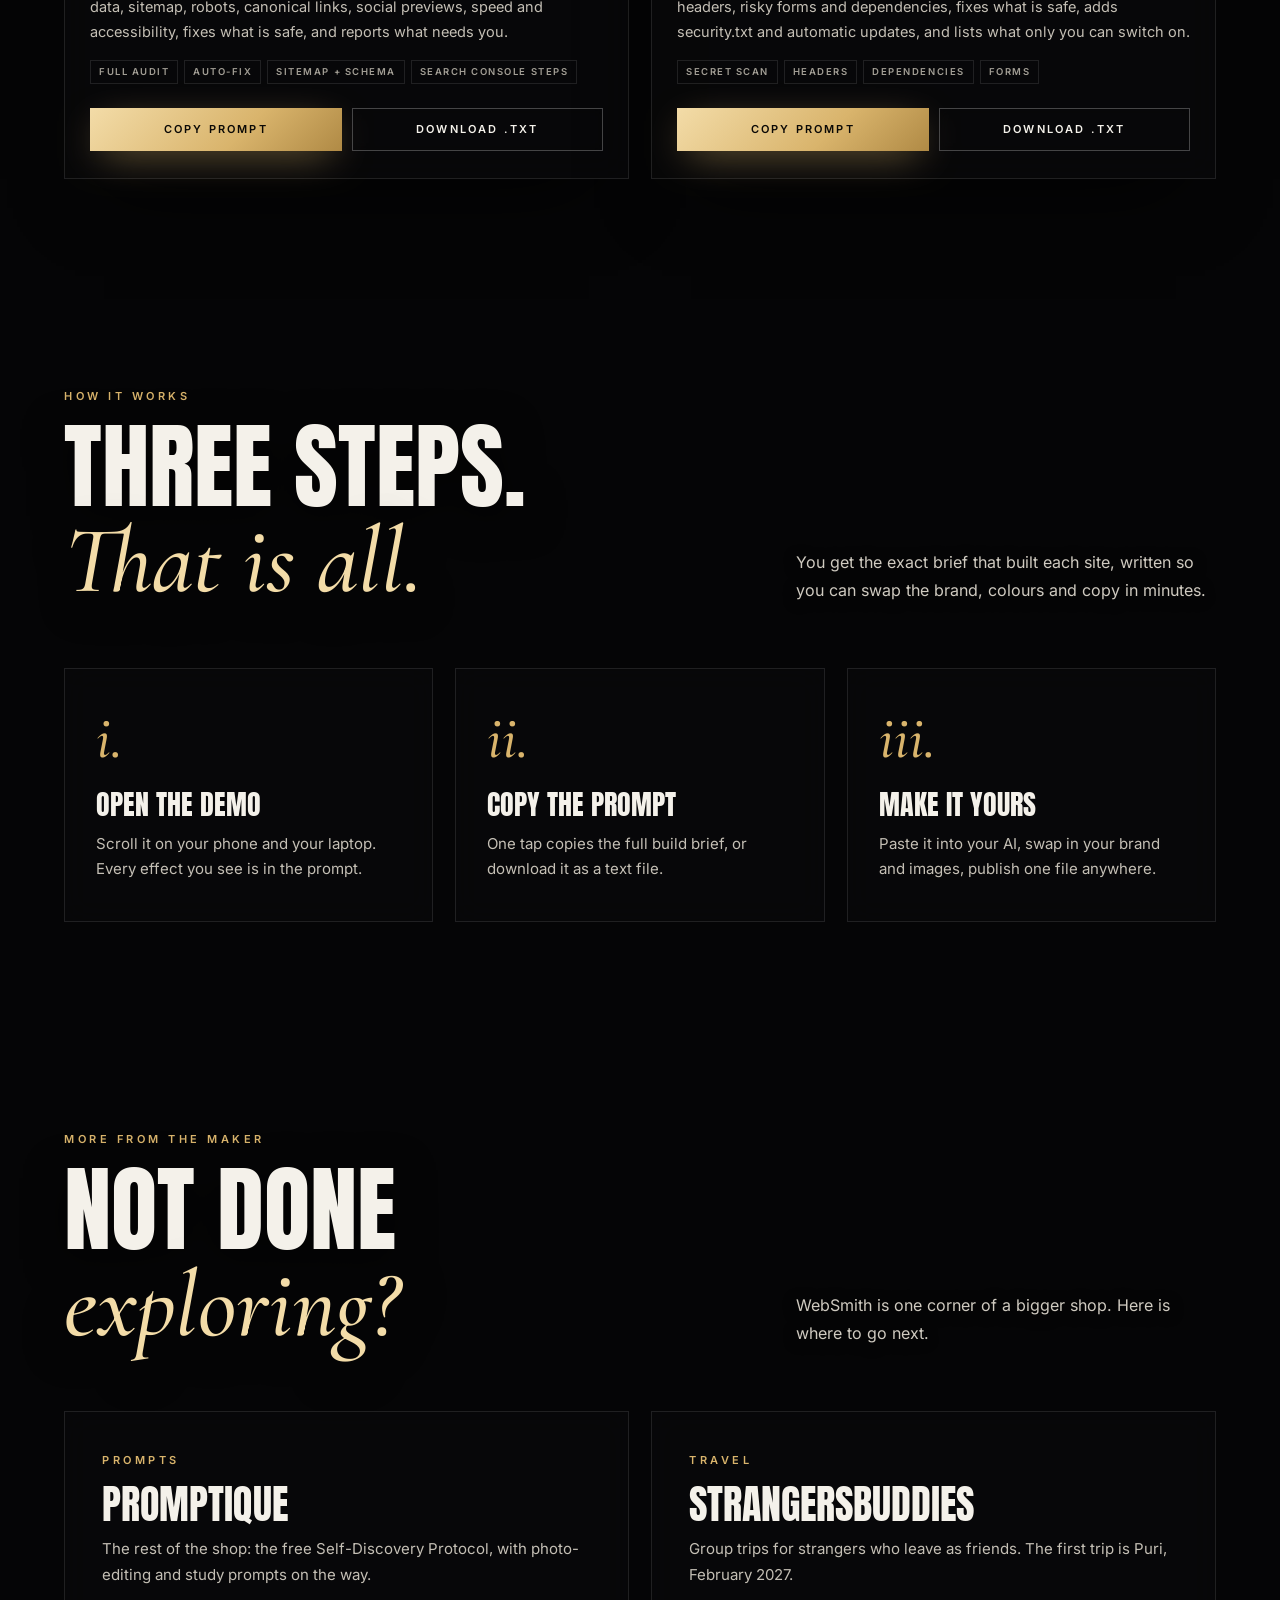
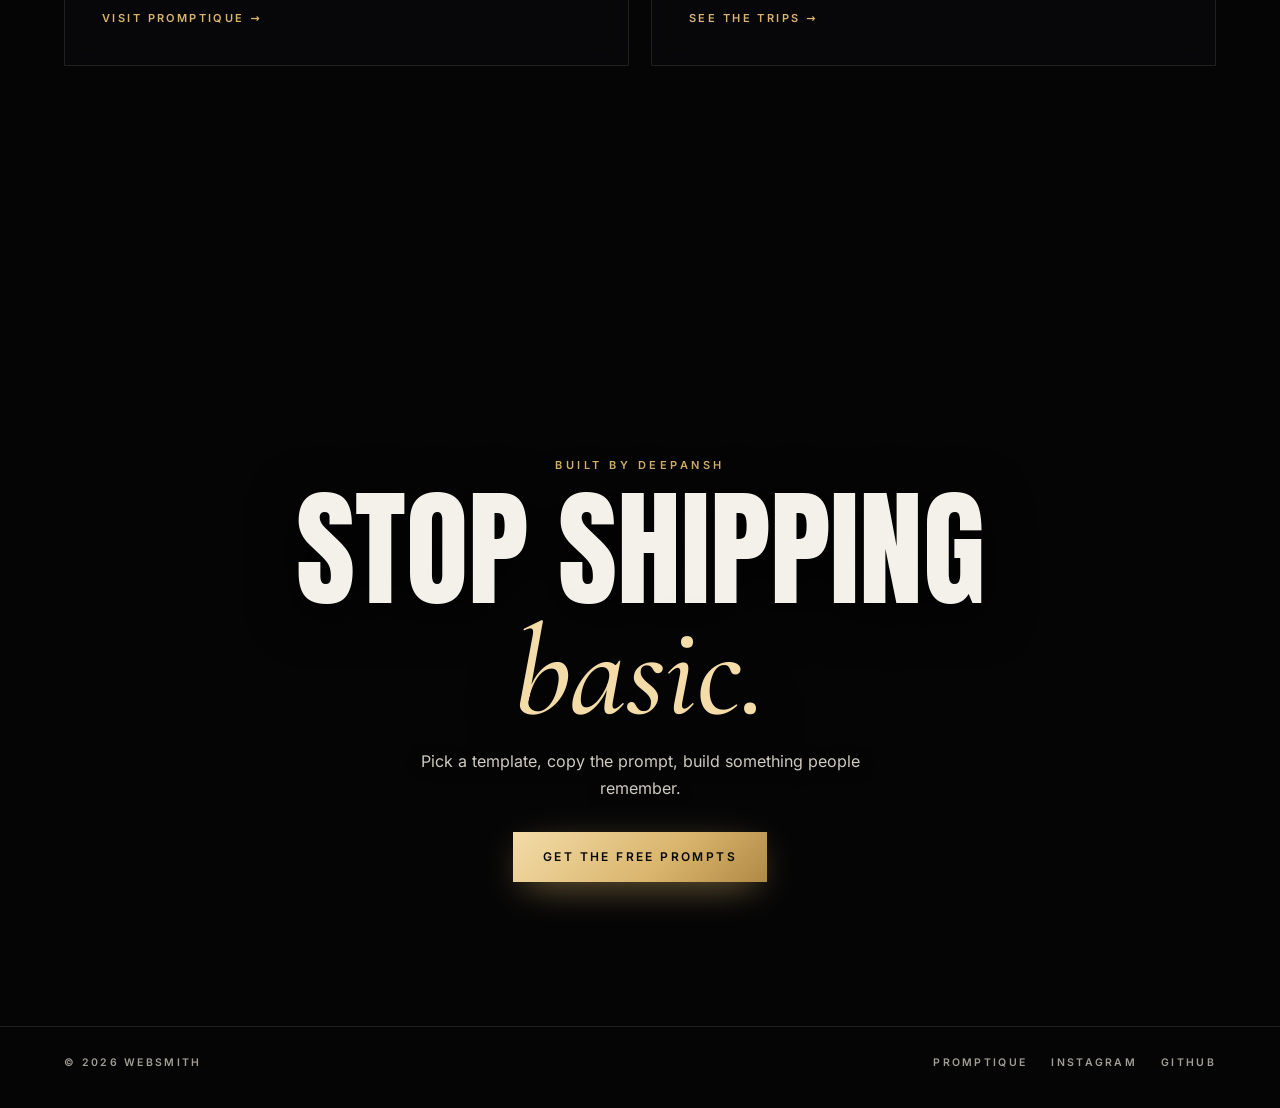
<file: websmith/index.html>
<!DOCTYPE html>
<html lang="en">
<head>
<meta charset="utf-8">
<meta name="viewport" content="width=device-width,initial-scale=1,viewport-fit=cover">
<title>WebSmith | Free scroll-animated website templates and prompts</title>
<meta name="description" content="WebSmith by Promptique: free scroll-animated website templates with live demos and the full prompt that built each one. Anantam, Ghost Crew and Sound Melody Typography.">
<link rel="canonical" href="https://promptique.github.io/websmith/">
<meta property="og:type" content="website"><meta property="og:site_name" content="Promptique">
<meta property="og:title" content="WebSmith | Free scroll-animated website templates and prompts">
<meta property="og:description" content="Live demos, and the full prompt that built each one. All free.">
<meta property="og:url" content="https://promptique.github.io/websmith/"><meta property="og:image" content="https://promptique.github.io/websmith/assets/t2.jpg">
<link rel="icon" href="/favicon.svg" type="image/svg+xml">
<meta name="theme-color" content="#050506">
<style>
@font-face{font-family:'Anton';font-weight:400;font-style:normal;font-display:swap;src:url([data-uri]) format('woff2')}
@font-face{font-family:'Cormorant Garamond';font-weight:500;font-style:italic;font-display:swap;src:url([data-uri]) format('woff2')}
@font-face{font-family:'Cormorant Garamond';font-weight:500;font-style:normal;font-display:swap;src:url([data-uri]) format('woff2')}
@font-face{font-family:'Inter';font-weight:400;font-style:normal;font-display:swap;src:url([data-uri]) format('woff2')}
@font-face{font-family:'Inter';font-weight:600;font-style:normal;font-display:swap;src:url([data-uri]) format('woff2')}
@font-face{font-family:'Cinzel';font-weight:900;src:url([data-uri]) format('woff2')}

:root{--bg:#050506;--gold:#d9b46c;--gold2:#f3dca8;--fg:#f4f1ea;--mut:#a29e95;--line:rgba(255,255,255,.1);--glass:rgba(10,10,12,.62);
--disp:'Anton','Impact','Arial Narrow',sans-serif;--serif:'Cormorant Garamond','Times New Roman',serif;--sans:'Inter','Segoe UI',system-ui,sans-serif;--w:1240px}
*{box-sizing:border-box;margin:0;padding:0}
html{background:var(--bg);overflow-x:clip}
body{background:var(--bg);color:var(--fg);font-family:var(--sans);overflow-x:clip;-webkit-font-smoothing:antialiased;-webkit-tap-highlight-color:transparent}
a{color:inherit;text-decoration:none}
img{display:block}
#gl{position:fixed;inset:0;width:100%;height:100%;z-index:0;display:block}
#fxc{position:fixed;inset:0;width:100%;height:100%;z-index:40;pointer-events:none}
.vig{position:fixed;inset:0;z-index:1;pointer-events:none;background:radial-gradient(120% 90% at 50% 45%,transparent 55%,rgba(0,0,0,.55))}
main{position:relative;z-index:2}
.wrap{width:min(var(--w),calc(100% - 10vw));margin:0 auto}
.lbl{font:600 11px/1.4 var(--sans);letter-spacing:.32em;text-transform:uppercase;color:var(--gold)}
.it{font-family:var(--serif);font-style:italic;font-weight:500;text-transform:none;letter-spacing:0}
.btn{position:relative;display:inline-flex;align-items:center;justify-content:center;gap:10px;font:600 12px/1 var(--sans);letter-spacing:.2em;text-transform:uppercase;padding:19px 30px;border:0;cursor:pointer;background:linear-gradient(135deg,var(--gold2),var(--gold) 60%,#b08a45);color:#0b0906;box-shadow:0 10px 40px -12px rgba(217,180,108,.75);transition:box-shadow .3s;}
.btn:hover{box-shadow:0 16px 54px -12px rgba(217,180,108,1)}
.btn.ghost{background:rgba(8,8,10,.4);color:var(--fg);box-shadow:inset 0 0 0 1px rgba(255,255,255,.25);backdrop-filter:blur(6px);-webkit-backdrop-filter:blur(6px)}
.btn.ghost:hover{box-shadow:inset 0 0 0 1px var(--gold);color:var(--gold2)}
/* header */
header{position:fixed;left:0;right:0;top:0;z-index:50;transition:background .4s,box-shadow .4s}
header.solid{background:rgba(5,5,6,.6);backdrop-filter:blur(14px);-webkit-backdrop-filter:blur(14px);box-shadow:0 1px 0 var(--line)}
header .wrap{display:flex;justify-content:space-between;align-items:center;height:76px}
.logo{display:flex;align-items:center;gap:12px;font:900 20px/1 'Cinzel',serif;letter-spacing:.1em;color:#f3dca8}
.logo svg{width:22px;height:22px}
nav{display:flex;align-items:center;gap:30px}
nav a{font:600 11px/1 var(--sans);letter-spacing:.22em;text-transform:uppercase;color:var(--mut);transition:color .2s}nav a:hover{color:var(--fg)}
#snd{display:flex;align-items:center;gap:9px;background:none;border:0;color:var(--fg);font:600 10px/1 var(--sans);letter-spacing:.24em;text-transform:uppercase;cursor:pointer}
#snd i{display:flex;gap:2px;align-items:flex-end;height:13px}#snd i b{width:2px;height:3px;background:var(--gold)}
#snd.on i b{animation:eq .9s ease-in-out infinite}#snd.on i b:nth-child(2){animation-delay:.2s}#snd.on i b:nth-child(3){animation-delay:.45s}
@keyframes eq{50%{height:13px}}
/* hero */
#hero{position:relative;height:100vh;min-height:600px;display:flex;flex-direction:column;justify-content:flex-end;padding-bottom:9vh;text-align:center}
.hlbl{position:absolute;left:0;right:0;top:16vh}
.word{display:flex;justify-content:center;user-select:none;touch-action:manipulation}
.word{font-family:'Cinzel','Times New Roman',serif;font-weight:900;font-size:clamp(64px,13.2vw,230px);line-height:1;letter-spacing:.015em}
.word span{display:inline-block;position:relative;color:#2b1c0a;text-shadow:1px 1px 0 #6b4a1c,2px 2px 0 #5e4018,3px 3px 0 #523815,4px 4px 0 #463012,5px 5px 0 #3b280f,6px 6px 0 #30200c,7px 9px 20px rgba(0,0,0,.85),0 26px 60px rgba(0,0,0,.75);cursor:default;opacity:0;transform:translateY(40%);animation:in 1.3s cubic-bezier(.2,.9,.2,1) forwards;transition:filter .5s;will-change:transform}
.word span:after{content:attr(data-c);position:absolute;left:0;top:0;color:transparent;text-shadow:none;background:linear-gradient(180deg,#fff9e6 0%,#f5dca0 20%,#b8873b 46%,#fde9b6 50%,#d7a24b 63%,#8d5f23 86%,#4e3311 100%);-webkit-background-clip:text;background-clip:text}
@keyframes in{to{opacity:1;transform:none}}
.word span.hit{filter:brightness(1.25) drop-shadow(0 0 18px rgba(243,220,168,.55))}
.tagline{font:500 italic clamp(24px,2.6vw,38px)/1.2 var(--serif);margin-top:2.4vh;text-shadow:0 2px 20px #000}
.tagline b{font-weight:500;color:var(--gold2)}
.hsub{color:var(--mut);margin-top:10px;font-size:14px;letter-spacing:.04em}
.ctas{display:flex;gap:14px;justify-content:center;margin-top:28px;flex-wrap:wrap}
.fade{opacity:0;animation:fu 1s cubic-bezier(.2,.8,.2,1) forwards}@keyframes fu{from{opacity:0;transform:translateY(16px)}to{opacity:1;transform:none}}
.cue{position:absolute;right:5vw;bottom:9vh;writing-mode:vertical-rl;font:600 10px/1 var(--sans);letter-spacing:.4em;text-transform:uppercase;color:var(--mut)}
/* manifesto */
#mf{height:340vh}
.mfs{position:sticky;top:0;height:100vh;display:flex;flex-direction:column;justify-content:center;align-items:center;text-align:center;overflow:hidden;padding:0 5vw}
.mfs:before{content:"";position:absolute;inset:0;background:radial-gradient(ellipse 70% 55% at 50% 50%,rgba(5,5,6,.82) 0%,rgba(5,5,6,.6) 45%,rgba(5,5,6,.15) 80%,transparent);opacity:var(--scrim,0);pointer-events:none}
.ml{position:relative;margin:.12em 0;font:400 clamp(46px,7.4vw,128px)/1 var(--disp);text-transform:uppercase;letter-spacing:.01em;color:#f6f2e9;text-shadow:0 4px 30px rgba(0,0,0,.9),0 0 2px rgba(0,0,0,.8);opacity:0;will-change:transform,opacity,filter}
.ml:nth-child(2){color:transparent;background:linear-gradient(180deg,#fff2cf 0%,var(--gold2) 40%,var(--gold) 100%);-webkit-background-clip:text;background-clip:text;text-shadow:none;filter:drop-shadow(0 4px 24px rgba(0,0,0,.9))}
.ml:nth-child(3){font-family:var(--serif);font-style:italic;font-weight:500;text-transform:none;letter-spacing:0;color:var(--gold2);font-size:clamp(36px,5vw,84px);margin-top:.35em}
.mstep{position:relative;margin-top:4vh;display:flex;gap:8px;justify-content:center}.mstep i{width:34px;height:2px;background:rgba(255,255,255,.18);position:relative;overflow:hidden}.mstep i b{position:absolute;inset:0;background:var(--gold);transform:scaleX(0);transform-origin:left}
/* band */
.band{position:relative;z-index:2;overflow:hidden;white-space:nowrap;padding:22px 0;border-block:1px solid rgba(217,180,108,.3);background:rgba(5,5,6,.55);backdrop-filter:blur(8px);-webkit-backdrop-filter:blur(8px)}
.band div{display:inline-block;font:400 30px/1 var(--disp);letter-spacing:.14em;text-transform:uppercase;will-change:transform}
.band b{color:var(--gold);margin:0 26px;font-weight:400}
.band em{font-style:normal;color:transparent;-webkit-text-stroke:1px var(--fg)}
/* sections */
.sec{padding:150px 0 60px}
.shead{display:flex;justify-content:space-between;align-items:flex-end;gap:5vw;margin-bottom:64px;flex-wrap:wrap}
.shead h2{font:400 clamp(54px,7.4vw,110px)/.9 var(--disp);text-transform:uppercase;margin-top:20px;text-shadow:0 10px 40px rgba(0,0,0,.7)}
.shead h2 .it{color:var(--gold2)}
.shead p{color:#cfcac0;font-size:16px;line-height:1.75;max-width:420px;text-shadow:0 2px 14px #000}
.sl{opacity:0;transform:translateX(-70px);transition:opacity 1s,transform 1.1s cubic-bezier(.2,.8,.2,1)}.sl.r{transform:translateX(70px)}.sl.on{opacity:1;transform:none}
/* cards */
.cards{display:grid;grid-template-columns:repeat(auto-fit,minmax(min(100%,300px),1fr));gap:22px}
.tcards{display:grid;grid-template-columns:repeat(auto-fit,minmax(min(100%,360px),1fr));gap:22px}
.tcards .card .bd p{min-height:0}
.card{position:relative;display:flex;flex-direction:column;background:var(--glass);backdrop-filter:blur(16px) saturate(1.2);-webkit-backdrop-filter:blur(16px) saturate(1.2);box-shadow:inset 0 0 0 1px var(--line),0 40px 80px -40px #000;transform-style:preserve-3d;transition:box-shadow .4s;opacity:0;transform:translateY(80px) rotateX(18deg)}
.card.on{opacity:1;transform:none;transition:opacity 1s,transform 1.2s cubic-bezier(.2,.8,.2,1),box-shadow .4s}
.card:hover{box-shadow:inset 0 0 0 1px var(--gold),0 40px 90px -40px rgba(217,180,108,.5)}
.card .im{position:relative;aspect-ratio:16/10;overflow:hidden;background:#000}
.card .im img{width:100%;height:100%;object-fit:cover;transition:transform 1s cubic-bezier(.2,.8,.2,1)}

.card .im:after{content:"";position:absolute;inset:0;background:linear-gradient(115deg,transparent 35%,rgba(255,255,255,.18) 50%,transparent 65%);transform:translateX(-120%);transition:transform 1s}

.card .no{position:absolute;left:16px;top:12px;font:500 italic 22px/1 var(--serif);color:var(--gold2);text-shadow:0 2px 10px #000}
.card .fr{position:absolute;right:0;top:0;background:var(--gold);color:#0b0906;font:700 10px/1 var(--sans);letter-spacing:.22em;padding:9px 12px;text-transform:uppercase}
.card .bd{padding:26px 26px 28px;display:flex;flex-direction:column;flex:1}
.card h3{font:400 40px/.95 var(--disp);text-transform:uppercase;letter-spacing:.01em}
.card .sub{font:500 italic 19px/1.3 var(--serif);color:var(--gold2);margin-top:6px}
.card p{color:#c4bfb5;font-size:14.5px;line-height:1.7;margin-top:14px}
.card .tags{display:flex;flex-wrap:wrap;gap:6px;margin-top:16px}
.card .tags span{font:600 9.5px/1 var(--sans);letter-spacing:.16em;text-transform:uppercase;padding:7px 9px;box-shadow:inset 0 0 0 1px var(--line);color:var(--mut)}
.card .acts{display:flex;gap:10px;margin-top:auto;padding-top:24px}
.card .acts .btn{flex:1;padding:16px 12px;font-size:11px}
/* steps */
.steps{display:grid;grid-template-columns:repeat(3,1fr);gap:22px}
.stp{padding:40px 32px;background:var(--glass);backdrop-filter:blur(14px);-webkit-backdrop-filter:blur(14px);box-shadow:inset 0 0 0 1px var(--line)}
.stp .n{font:500 italic 60px/1 var(--serif);color:var(--gold)}
.stp h4{font:400 28px/1.05 var(--disp);text-transform:uppercase;margin:22px 0 12px}
.stp p{color:#c4bfb5;font-size:15px;line-height:1.7}
.more{display:grid;grid-template-columns:1fr 1fr;gap:22px}
.mc{padding:42px 38px;background:var(--glass);backdrop-filter:blur(14px);-webkit-backdrop-filter:blur(14px);box-shadow:inset 0 0 0 1px var(--line);transition:box-shadow .3s;display:flex;flex-direction:column;min-height:250px}
.mc:hover{box-shadow:inset 0 0 0 1px var(--gold)}
.mc h4{font:400 40px/1 var(--disp);text-transform:uppercase;margin:16px 0 12px}
.mc p{color:#c4bfb5;line-height:1.7;font-size:15px}
.mc .go{margin-top:auto;padding-top:26px;font:600 11px/1 var(--sans);letter-spacing:.22em;text-transform:uppercase;color:var(--gold)}
#out{position:relative;height:100vh;min-height:600px;display:flex;flex-direction:column;justify-content:flex-end;text-align:center;padding-bottom:16vh}
#out h2{font:400 clamp(60px,10vw,170px)/.86 var(--disp);text-transform:uppercase;text-shadow:0 10px 50px #000}
#out h2 .it{color:var(--gold2)}
#out p{color:#cfcac0;margin:20px auto 0;max-width:460px;line-height:1.7;text-shadow:0 2px 14px #000}
#out .btn{margin-top:30px}
footer{position:relative;z-index:2;border-top:1px solid var(--line);background:rgba(5,5,6,.8)}
footer .wrap{display:flex;justify-content:space-between;gap:20px;flex-wrap:wrap;padding:28px 0 36px;font:600 10.5px/1.6 var(--sans);letter-spacing:.22em;text-transform:uppercase;color:var(--mut)}
footer a:hover{color:var(--gold)}footer .ln{display:flex;gap:24px}
/* modal */
.md{position:fixed;inset:0;z-index:100;background:rgba(3,3,4,.82);display:none;align-items:center;justify-content:center;padding:20px;backdrop-filter:blur(10px);-webkit-backdrop-filter:blur(10px)}.md.on{display:flex}
.mb{width:min(760px,100%);max-height:88vh;display:flex;flex-direction:column;background:#0e0e11;box-shadow:inset 0 0 0 1px rgba(217,180,108,.3),0 40px 120px #000}
.mh{display:flex;justify-content:space-between;align-items:flex-start;gap:20px;padding:28px 30px 20px;border-bottom:1px solid var(--line)}
.mh h3{font:400 36px/1 var(--disp);text-transform:uppercase;margin-top:12px}
.mx{background:none;border:0;color:var(--mut);font-size:28px;line-height:1;cursor:pointer}
.mb pre{flex:1;overflow:auto;padding:22px 30px;font:13px/1.7 ui-monospace,SFMono-Regular,Menlo,Consolas,monospace;color:#d8d5cc;white-space:pre-wrap;word-break:break-word}
.mf{display:flex;gap:12px;justify-content:flex-end;padding:18px 30px;border-top:1px solid var(--line);flex-wrap:wrap}
.toast{position:fixed;left:50%;bottom:30px;transform:translate(-50%,30px);opacity:0;z-index:200;background:var(--gold);color:#0b0906;font:600 12px/1 var(--sans);letter-spacing:.16em;text-transform:uppercase;padding:15px 22px;transition:.35s;pointer-events:none}.toast.on{opacity:1;transform:translate(-50%,0)}
.nogl #gl{display:none}.nogl body{background:radial-gradient(80% 60% at 50% 40%,#1a1610,#050506)}
@media(max-width:900px){
 nav a{display:none}header .wrap{height:64px}
 .word{font-size:11.4vw}.hlbl{top:13vh}#hero{padding-bottom:7vh}.cue{display:none}
 .ml{font-size:11.5vw}.ml:nth-child(3){font-size:8.5vw}
 .band div{font-size:22px}
 .sec{padding:110px 0 30px}.shead{margin-bottom:40px}
 .cards,.steps,.more{grid-template-columns:1fr}
 .mh,.mb pre,.mf{padding-left:22px;padding-right:22px}.mf .btn{flex:1}
}
</style>
</head>
<body>
<canvas id="gl"></canvas><div class="vig"></div><canvas id="fxc"></canvas>
<header id="hd"><div class="wrap">
  <a class="logo" href="#hero"><svg viewBox="0 0 24 24"><path d="M12 1 23 12 12 23 1 12Z" fill="none" stroke="#d9b46c" stroke-width="1.6"/><path d="M12 6 18 12 12 18 6 12Z" fill="#d9b46c"/></svg><span data-brand>WEBSMITH</span></a>
  <nav><a href="/">Promptique</a><a href="#templates">Templates</a><a href="#toolkit">Toolkit</a><a href="#how">How it works</a><a href="#more">More</a><button id="snd" aria-label="Toggle sound"><i><b></b><b></b><b></b></i><span>Sound</span></button></nav>
</div></header>

<main>
<section id="hero">
  <div class="hlbl lbl fade" style="animation-delay:.2s">Free scroll-driven website templates</div>
  <h1 class="word" id="word" aria-label="WEBSMITH"></h1>
  <div class="tagline fade" style="animation-delay:1.2s">Websites that <b>hold the room.</b></div>
  <div class="hsub fade" style="animation-delay:1.35s">Hover a meteor to push it. Click one to blast it.</div>
  <div class="ctas fade" style="animation-delay:1.5s"><a class="btn mag" href="#templates">See the templates</a><a class="btn ghost mag" href="#how">How it works</a></div>
  <div class="cue">Scroll</div>
</section>

<section id="mf"><div class="mfs">
  <div class="ml" id="m0">We don't build pages.</div>
  <div class="ml" id="m1">We build moments.</div>
  <div class="ml" id="m2">Scroll. Touch. Remember.</div>
  <div class="mstep"><i><b></b></i><i><b></b></i><i><b></b></i></div>
</div></section>

<div class="band"><div id="bandin"></div></div>

<section class="sec" id="templates"><div class="wrap">
  <div class="shead"><div><div class="lbl sl">The collection</div><h2 class="sl">Four templates.<br><span class="it">All free.</span></h2></div><p class="sl r">Open the live demo, copy the full build prompt, and ship your own version. No payment, no sign up.</p></div>
  <div class="cards" id="cards"></div>
</div></section>

<section class="sec" id="toolkit"><div class="wrap">
  <div class="shead"><div><div class="lbl sl">The toolkit</div><h2 class="sl">Rank it.<br><span class="it">Lock it.</span></h2></div><p class="sl r">Two master prompts for any site you build. Paste one into Claude Code or any coding AI and it audits and fixes your site on its own. Free, like everything here.</p></div>
  <div class="tcards" id="tcards"></div>
</div></section>

<section class="sec" id="how"><div class="wrap">
  <div class="shead"><div><div class="lbl sl">How it works</div><h2 class="sl">Three steps.<br><span class="it">That is all.</span></h2></div><p class="sl r">You get the exact brief that built each site, written so you can swap the brand, colours and copy in minutes.</p></div>
  <div class="steps">
    <div class="stp sl"><div class="n">i.</div><h4>Open the demo</h4><p>Scroll it on your phone and your laptop. Every effect you see is in the prompt.</p></div>
    <div class="stp sl"><div class="n">ii.</div><h4>Copy the prompt</h4><p>One tap copies the full build brief, or download it as a text file.</p></div>
    <div class="stp sl"><div class="n">iii.</div><h4>Make it yours</h4><p>Paste it into your AI, swap in your brand and images, publish one file anywhere.</p></div>
  </div>
</div></section>

<section class="sec" id="more"><div class="wrap">
  <div class="shead"><div><div class="lbl sl">More from the maker</div><h2 class="sl">Not done<br><span class="it">exploring?</span></h2></div><p class="sl r">WebSmith is one corner of a bigger shop. Here is where to go next.</p></div>
  <div class="more">
    <a class="mc sl" id="mPromptique" href="/"><div class="lbl">Prompts</div><h4>Promptique</h4><p>The rest of the shop: the free Self-Discovery Protocol, with photo-editing and study prompts on the way.</p><span class="go">Visit Promptique &rarr;</span></a>
    <a class="mc sl r" id="mStrangers" href="#" target="_blank" rel="noopener"><div class="lbl">Travel</div><h4>Strangersbuddies</h4><p>Group trips for strangers who leave as friends. The first trip is Puri, February 2027.</p><span class="go">See the trips &rarr;</span></a>
  </div>
</div></section>

<section id="out">
  <div class="lbl">Built by Deepansh</div>
  <h2 style="margin-top:20px">Stop shipping<br><span class="it">basic.</span></h2>
  <p>Pick a template, copy the prompt, build something people remember.</p>
  <div><a class="btn mag" href="#templates">Get the free prompts</a></div>
</section>
</main>
<footer><div class="wrap"><span>&copy; <span id="yr"></span> <span data-brand>WEBSMITH</span></span><span class="ln"><a href="/">Promptique</a><a id="ig" href="#" target="_blank" rel="noopener">Instagram</a><a id="gh" href="#" target="_blank" rel="noopener">GitHub</a></span></div></footer>

<div class="md" id="md"><div class="mb">
  <div class="mh"><div><div class="lbl">Free prompt</div><h3 id="mt"></h3></div><button class="mx" onclick="closeP()" aria-label="Close">&times;</button></div>
  <pre id="mp"></pre>
  <div class="mf"><button class="btn ghost" onclick="dlP()">Download .txt</button><button class="btn" onclick="copyP()">Copy prompt</button></div>
</div></div>
<div class="toast" id="toast">Prompt copied</div>

<script>
/* ============================== CONFIG ============================== */
const CONFIG={
  name:'WEBSMITH',
  instagram:'https://www.instagram.com/deepanshverse',
  github:'https://github.com/Deepansh-Deep',
  promptique:'/',                                          // Promptique home (same site)
  strangersbuddies:'https://strangersbuddies.github.io/'  // Strangersbuddies site
};
const PROMPTS={"anantam": "Build me a luxury watch landing page as ONE self-contained index.html file. Vanilla HTML, CSS and JavaScript only: no frameworks, no libraries, no CDN links. Every animation must be driven by scroll, not by clicks. Mobile and desktop must both look finished.\n\nBRAND (replace with mine)\n- Brand: Anantam Watches. Model: Emerald.\n- Tagline: \"Beyond Time. Infinite Presence.\"\n- Logo: a thin infinity symbol drawn as an SVG path in gold, next to the brand name.\n\nIMAGE I WILL GIVE YOU (embed it as base64 so the file works anywhere)\n- face.jpg: a square crop of the watch photographed straight on, centred on the bezel, with the thin chronograph hands removed. The hour and minute hands stay painted in.\n- exploded.jpg (optional): the watch's layers stacked vertically, with no text, for the anatomy section.\n\nTHE CORE EFFECT: A REAL 3D WATCH (WebGL2, no libraries)\n- Build the watch as real geometry in code, with interleaved position, normal and UV buffers:\n  - dial disc with face.jpg mapped on it\n  - lathe-turned case side with a gold bezel edge, plus a case-back ring\n  - exhibition case back that shows the movement (the face texture mirrored and darkened)\n  - domed sapphire crystal drawn last with blending: Fresnel reflections plus a tight specular highlight\n  - knurled gold crown and two gold pushers\n  - four lugs\n  - two-tone bracelet links (steel outer, gold centre) laid along a wrist-shaped arc\n- Studio metal shader: an analytic environment (top softbox, two side strip lights, dark floor), Fresnel-Schlick reflectance (steel F0 \u2248 .87, gold F0 = (1, .77, .38)), fine brushed streaks on steel, ACES tone mapping. The photo face gets only light shading, so it stays true to the photo.\n- It is alive: in the face shader, rotate the UVs inside the balance-wheel circle back and forth (about 2.5 Hz, \u00b124\u00b0) with a soft edge. Add 3D gold hands: a chronograph seconds hand that sweeps and speeds up with scroll velocity, and a small-seconds hand that ticks once per second.\n- It reacts to the mouse: hovering near the watch tilts it toward the cursor (up to about \u00b138\u00b0). Dragging spins it freely in any direction with inertia, so you can see the side and the case back. After 1.4 s it settles back to the scroll pose. On phones, a horizontal finger drag spins it (an invisible hit circle with touch-action: pan-y keeps vertical scrolling working).\n- One watch travels through the whole page: a fixed full-screen canvas behind the content. Each section has a keyframe (screen position of the dial centre, scale, rotateX/Y/Z, opacity), and you smoothstep between them by scroll position.\n- A green radial glow follows it. If WebGL is unavailable, fall back to the photo with CSS 3D tilt.\n\nDESIGN SYSTEM\n- Background #03100a (emerald black). Gold #d8b46a with a lighter gold #f1d9a0. Cream text #efe8d8. Muted text #8ea397. Hairlines rgba(216,180,106,.2).\n- Headings: Cormorant Garamond 500, with italic words in light gold. Labels: Inter 600, 10 to 11px, uppercase, letter-spacing .32em, gold. Body: Inter 15px, line-height 1.75, muted.\n- Primary button: gold gradient (135deg, #f1d9a0 to #d8b46a to #b48f45), dark text, uppercase, wide letter-spacing, soft gold shadow. Ghost button: 1px gold hairline.\n- Plenty of empty space. Nothing overlaps unless it is meant to.\n\nSECTIONS, IN ORDER (each one sticky, so its scroll progress drives the keyframes)\n1. Hero: text on the left (label \"Anantam Watches presents\", the model name huge in serif with a gold gradient, the italic tagline, Reserve and Discover buttons). The watch sits on the right, tilted about -36deg on Y and 14deg on X.\n2. Statement (220vh): the watch glides to the left and turns the other way. A serif sentence on the right lights up word by word.\n3. Dial zoom (400vh): the watch centres, faces you, and scales to about 2.5x around the dial centre. A \"Movement running\" label with a pulsing dot appears. Four glass callout cards appear one at a time: open dial, the balance, the chronograph, the bezel.\n4. Anatomy (760vh): the watch shrinks and fades as exploded.jpg fades in on the right. The image is drawn twice: a dim copy, and a bright copy masked to the active part's band with a soft linear-gradient mask. The camera keeps the active band centred. Seven parts with numbered text on the left. At the end, the watch fades back in.\n5. Specs (220vh): the watch on the right. Six spec rows slide in one by one on the left.\n6. Reserve (200vh): the watch rises to the top centre. \"Wear forever.\" and a Reserve button fade up below it, opening a demo reservation modal.\n7. Footer.\nOn mobile, keep the watch centred in the upper half and put all text in the lower half.\n\nSCROLL ENGINE\n- For each sticky section: progress = clamp(-rect.top / (rect.height - innerHeight), 0, 1). Smooth it every frame with value += (target - value) * 0.12 inside one requestAnimationFrame loop.\n- Use a smoothstep helper for every fade so nothing pops.\n- Only animate transform, opacity, clip-path and mask. No layout thrashing.\n- Recalculate sizes on resize. Test at 1280x760 and at 390x844.\n\nDeliver the complete file, ready to open in a browser.\n", "ghostcrew": "Build me a scroll-driven landing page called \"Ghost Crew\" as ONE self-contained index.html file. Vanilla HTML, CSS and JavaScript only: no frameworks, no libraries. The idea: one big main cursor with six small \"worker\" cursors orbiting it. When the visitor scrolls, the workers fly off and build a full website on a design canvas in front of them, element by element. At the end they fly back and orbit the main cursor again.\n\nLAYOUT\n- A sticky stage (about 1600vh of scroll) containing a design-tool canvas: light grey #e8e9ee with a 24px dot grid, and a dark app bar at the top showing the file name, six coloured avatar dots (one per worker) and a live \"% built\" counter, plus a thin multicolour progress line.\n- In the centre of the canvas sits a 1200px wide white \"page\" (rounded corners, soft shadow). It gets scaled to fit the viewport, and a camera follows the active worker as it builds.\n\nPHASES (driven by scroll progress 0 to 1)\n1. Hero (0 to ~17%): the main cursor (large arrow with a soft pulsing halo) floats in the centre. The six workers orbit it on an ellipse, each at its own speed. A headline sits below: \"A website that builds itself.\" Scrolling begins the scatter: each worker leaves its orbit on a curved arc toward its first task.\n2. Build (~17% to ~84%): every element of the page is a task with a start time, an owner (worker 1 to 6) and a type:\n   - box: a rectangle (or rounded card, circle, or button) that draws from its corner outward, with a blue selection outline and two square handles while it is being drawn.\n   - text: characters type out one by one with a blinking caret.\n   - line: a stroke draws from point A to B (dashed for guides).\n   - dup: an element is copied and slides to a new spot (\"Duplicate\").\n   While working, each cursor carries a name tag (Maya, Dev, Sora, Leo, Ines, Kai) and a small action label (Rectangle, Type, Pen, Duplicate). Between tasks, cursors move with easing, never teleport. Build a believable landing page this way: nav, hero headline, buttons, logo row, three feature cards, a stats band, testimonial, pricing, footer.\n3. Finale (~84% to 100%): the workers fly back on arcs and orbit the main cursor again. Text reads \"Built by six cursors. Now it is your turn.\" with a button.\nScrolling backwards must reverse everything exactly, because every position is a pure function of scroll progress.\n\nCUSTOMISER (a floating \"Customise\" button, bottom left, opens a dark panel)\nEvery option applies live and is saved to localStorage, with a Reset button:\n- Worker colour: team colours (each worker has its own), black, white, or a custom colour picker.\n- Main cursor colour: four presets plus a picker. The halo takes this colour.\n- Arrow shape: classic, sharp, dart, rounded, blade, crosshair, ring (all drawn as inline SVG, each with a correct hotspot).\n- Border: none (the default: plain cursors with no outline) or on, with a border colour picker and a width slider (0.5 to 4).\n- Cursor size slider (0.7x to 1.8x).\n- Shadow: none, soft, lifted, glow (glow uses the cursor's own colour).\n- Name tags: pill, rounded, sharp, or hidden.\n- Main cursor halo: on or off.\n- Canvas: light, white, dark, midnight.\n\nOUTRO (after the stage)\nA dark section: \"Built live, every visit.\" with a short line, a feature list and a call to action.\n\nTECHNICAL\n- Smooth the scroll value with lerp inside one requestAnimationFrame loop. Only animate transforms and opacity.\n- Use Inter (or system sans) for the canvas content, and big condensed uppercase headings (Anton) for the hero and finale.\n- On narrow screens, shrink the orbit, scale the page to fit, and keep the hint text clear of the cursors.\n- No console errors. Test at 1280x760 and 390x844.\n\nDeliver the complete file, ready to open in a browser.\n", "keys": "Build me an interactive musical name page called \"Sound Melody Typography\" as ONE self-contained index.html file. Vanilla HTML, CSS and JavaScript only: no libraries, no audio files. Every sound is synthesised live with the Web Audio API.\n\nTHE IDEA\nAny name becomes a piano. The default name is DEEPANSH (replace with yours). Every letter is a key. Hover, tap or type a letter and it plays a note, glows in that note's colour and releases a floating music note. Sweep across the whole name from left to right and it plays a complete melody, then rewards you with a finale.\n\nNAME CUSTOMISER\n- Under the hint text, a slim input (\"Type any name\") with a gold \"Make it sing\" button.\n- On submit: keep only letters and single spaces, uppercase, max 18 characters. Save to localStorage and to the URL (?name=...) so the link can be shared. Rebuild the word, the keys, the progress dashes and the scroll section with no page reload, then reveal the new letters one by one, each playing its note.\n- One word shows as one word. Two words (e.g. DEEPANSH DEEP) show with a gap, and the gap gets no key. Never repeat the name to fill space.\n- Auto-size the letters to the name's length so they always fit on one line.\n\nDESIGN\n- Background #07060a. Ivory text #f3ede2. Gold accent #e0bd73. Muted text #8d8899.\n- The name: Anton (or another heavy condensed display face), uppercase, about 12vw, letters outlined in faint ivory (transparent fill, 1.5px stroke).\n- Under the name, one ivory piano key per letter in a row, with a soft bottom shadow.\n- Labels: Inter 600, 11px, uppercase, letter-spacing .32em, gold. Accent headings: Cormorant Garamond italic.\n\nSOUND ENGINE (Web Audio)\n- Create the AudioContext only after the first user gesture. Show a gold \"Tap to wake the piano\" button and a sound on/off toggle in the header with a small animated equaliser.\n- Chain: master gain to a compressor to the output, plus a convolver reverb built from a generated noise buffer with an exponential decay (about 2.5 s), mixed in at around 30%.\n- A piano note = a triangle oscillator at the fundamental plus sine partials at 2x, 3x, 4x and 5x with falling amplitudes, a slightly detuned copy for warmth, a lowpass filter that closes over 1.5 s, a fast attack (6 ms), a decay to sustain and a long exponential release, plus a tiny burst of high-passed noise for the hammer.\n- Generate the melody from the name's length: walk a C major pentatonic ladder (MIDI 60, 62, 64, 67, 69, 72, 74, 76, 79, 81, 84, 86, 88) along an arch (rise, then fall), dip one step on every third note, never repeat a note twice in a row, and end on 72 (or 84) so it always resolves. Nudge it slightly by each letter's character code, so different names sound different.\n\nINTERACTION\n- Hover (desktop), touch-drag (mobile) or type a letter: the letter jumps up, fills with its note colour (one hue per pitch), gets a strong glow, and its key presses down. A random music glyph rises and fades from the pointer, a ring ripples outward, and a large blurred colour bloom appears behind it for a moment.\n- Typing: keys follow the name in order, so typing the name plays its melody. Ignore typing while the name input is focused.\n- Sweep detection: if all the letters are played in order with less than 2.5 s between them, run a finale. Play a rolled chord, light every letter in a wave, and show \"Melody unlocked.\" in gold italic. One small progress dash per letter under the keys fill as the sequence builds.\n- Section 2, \"Scroll to play\" (sticky; height grows with the name length): the name, shown once, slides horizontally with scroll past a thin gold centre line. Each letter plays its note the moment it crosses the line, then lights up.\n- Section 3, \"Encore\": \"Play the melody\" button (auto-plays the phrase with the letters lighting) and \"Strike a chord\" button.\n\nTECHNICAL\n- Use pointer events plus a passive:false touchmove so finger sweeps work on phones.\n- No sound before a user gesture (browser rule). Never throw errors if audio is blocked.\n- Responsive down to 360px wide. Test at 1280x760 and 390x844.\n\nDeliver the complete file, ready to open in a browser.\n"};
Object.assign(PROMPTS,{"scratch": "Build me a \"scratch to reveal\" landing page as ONE self-contained index.html file. Vanilla HTML, CSS and JavaScript only: no frameworks, no libraries, no CDN links.\n\nLAYOUT\nDark warm background. Two columns on desktop: left is a big serif headline (two lines, the second line italic in an accent colour), a short paragraph and a small hint line \"Scratch the picture / Click to change it\". Right is a 4:5 picture frame with a canvas inside. On mobile it stacks. Tiny caption under the frame with the picture name and \"01 / 03\".\n\nTHE EFFECT\n1. The picture is never shown directly. It is drawn as a halftone: a grid of dots (about 60 columns). Each dot's radius follows the brightness of the picture at that cell. Normal dots are warm ivory, the brightest ones are the accent colour.\n2. When the pointer moves or a finger drags over the canvas, it leaves soft round blobs along the path. Draw the blobs on a small offscreen canvas (quarter size), then threshold the alpha so the edge becomes crisp and slightly liquid. Use that shape as a mask (destination-in) over the full colour picture, drawn on top of the dots.\n3. Each blob shrinks with age and disappears over about 9 seconds, so the scratch slowly heals and the dots return.\n4. A tap or click without dragging moves to the next picture. The dots morph: each dot grows or shrinks to its new size in a diagonal wave from top-left to bottom-right, with a small brightness flash in the middle of the wave.\n5. Every 9 seconds, if nobody is touching it, the picture changes by itself.\n6. On load, run a short scripted scratch so people see what to do. Hide the hint after the first real scratch.\n\nPICTURES\nUse 3 pictures. Put them in a CONFIG object at the top of the script (src, caption). If src is empty, draw a built-in demo picture with canvas code so the page works with no image files. Cover-fit every photo into the frame.\n\nQUALITY\n- Pointer events only, touch-action: pan-y so the page still scrolls on phones.\n- Cap devicePixelRatio at 2. Pause the loop when the tab is hidden or the frame is off screen.\n- Respect prefers-reduced-motion (no auto change, no scripted scratch).\n- Everything editable (title, text, colours, pictures, brush size, timings) in one CONFIG object at the top.", "seo": "ROLE\nYou are a senior technical SEO engineer. Audit and improve the search visibility of the website in this folder, end to end, without asking me questions. Work autonomously. If something is missing, make the safest reasonable choice and list it in your final report.\n\nRULES\n1. Never invent facts: no fake reviews, ratings, awards, prices, addresses, phone numbers or claims. Use only what is already in the site or what I wrote below.\n2. Do not change the visual design, layout or copy tone except for titles, descriptions, headings that are clearly broken, and alt text.\n3. Work on a new git branch. Commit in small steps. Never push to the main branch and never delete files.\n4. Install only well known open source tools from the official registries (npm or pip). Do not run scripts from unknown sources.\n5. After every change, rebuild the site and confirm it still builds and every page still loads.\n\nSTEP 1. DISCOVER\nDetect the framework (plain HTML, Astro, Next.js, Vite, etc.), the build command, the output folder, the live domain, and list every page. Print a short map before changing anything.\n\nSTEP 2. AUDIT EVERY PAGE, THEN FIX\n- Title: unique per page, 30 to 60 characters, main keyword first, brand last.\n- Meta description: unique, 120 to 160 characters, written for a human, with a reason to click.\n- One h1 per page, logical h2 and h3 order, no skipped levels.\n- Canonical link on every page pointing to the final https address (no trailing slash mix).\n- lang attribute on html, viewport meta, charset.\n- Open Graph and Twitter card tags with a real image (1200x630) that exists.\n- Images: width and height set, descriptive alt text (empty alt only for pure decoration), modern format (webp or avif) where safe, lazy loading below the fold, the main hero image NOT lazy loaded.\n- Internal links: no broken links, no orphan pages, descriptive link text.\n- 404 page exists and returns a helpful message.\n\nSTEP 3. STRUCTURED DATA (JSON-LD)\nAdd only types that match real content: WebSite, Organization or Person, BreadcrumbList for deep pages, Product or SoftwareApplication or Event or FAQPage only when the page truly contains it. Validate that the JSON parses. Never mark up content that is not visible on the page.\n\nSTEP 4. CRAWL FILES\n- robots.txt: allow everything public, block only private or utility paths, and link the sitemap.\n- sitemap: generate it from the real page list (use the framework sitemap plugin if one exists). Only 200-status, canonical, indexable pages. Include the correct absolute https URLs.\n- Make sure no page has an accidental noindex.\n\nSTEP 5. SPEED AND CORE WEB VITALS\n- Find the biggest files. Compress or resize oversized images. Remove unused CSS and JS where safe.\n- Preload only the one critical font or hero image. Use font-display: swap.\n- Avoid layout shift: reserve space for images, embeds and fonts.\n- Defer non-critical scripts. Pause heavy animation and canvas loops when off screen or when the tab is hidden.\n- Report before and after page weight for the home page.\n\nSTEP 6. ACCESSIBILITY (it also helps ranking)\nCheck contrast, focus states, button and link names, form labels, and the prefers-reduced-motion setting. Fix the safe ones.\n\nSTEP 7. SEARCH CONSOLE PREPARATION\nDo not try to log in to anything. Prepare: the exact sitemap URL to submit, and the property type to use (URL prefix). If I give you a verification file or meta tag below, add it.\n\nSTEP 8. FINAL REPORT\nGive me: what you changed (one line each), what you found but did not change and why, what only I can do (Search Console verification and sitemap submission, Google Business Profile, backlinks, real reviews), page weight before and after, and a ranked list of the 5 highest-impact next actions. Be blunt. Do not pad.\n\nMY SITE DETAILS (fill in before you paste, or leave as is)\n- Live address:\n- Brand name:\n- What the site offers, in one sentence:\n- Main search phrases I want to rank for:\n- City or region I serve, if any:\n- Search Console verification code, if I have one:", "security": "ROLE\nYou are a senior application security engineer. Harden the website in this folder, end to end, without asking me questions. Work autonomously. If something is unclear, choose the safest option and list it in your final report.\n\nRULES\n1. Work on a new git branch. Commit in small steps. Never push to the main branch, never rewrite git history, never delete files without listing them.\n2. Never print, copy or send any secret value you find. Report only the file, the line and the kind of secret.\n3. Install only well known open source tools from the official registries (npm or pip). Do not run scripts from unknown sources.\n4. Do not change the design or the copy. Security changes only.\n5. After every change, rebuild and confirm the site still builds and every page still loads and every form still works.\n\nSTEP 1. DISCOVER\nDetect the framework, the build command, the output folder, where the site is hosted (GitHub Pages, Netlify, Vercel, other), and every place where users can type something (forms, search, comments) or pay.\n\nSTEP 2. SECRETS\nScan the working tree AND the full git history for API keys, tokens, passwords, private keys, .env files, service account files and webhook URLs. Use a scanner such as detect-secrets or gitleaks if it installs cleanly, plus your own pattern search. If anything real is found: tell me to rotate it immediately (rotation is the real fix, deleting the file is not), and add the path to .gitignore. Confirm that anything only meant for the server is not shipped to the browser.\n\nSTEP 3. WHAT IS SHIPPED TO VISITORS\n- Source maps, backup files, .git folders, notes, drafts and admin pages must not be in the public output.\n- No inline secrets in HTML or JS bundles.\n- Every external script, style and font: is it necessary, from a trusted source, and loaded over https. Add integrity (SRI) hashes where the file is fixed. Remove anything unused.\n- Links that open a new tab need rel=\"noopener noreferrer\".\n\nSTEP 4. SECURITY HEADERS AND POLICY\nGitHub Pages cannot set real HTTP headers, so add what works in HTML: a Content-Security-Policy meta tag (as strict as the site allows, no unsafe-eval, explain every unsafe-inline you must keep), a referrer policy meta tag, and a strict frame-ancestors note. If the host supports a headers file (Netlify _headers, Vercel vercel.json), write the full set: Content-Security-Policy, Strict-Transport-Security, X-Content-Type-Options, Referrer-Policy, Permissions-Policy, and frame protection. Test that the site still works under the policy and that nothing is blocked.\n\nSTEP 5. FORMS AND INPUT\nFor each form: validate on the server side if there is a server, add a honeypot field and basic rate limiting where possible, make sure the form endpoint is https, never put personal data in the URL, and never trust data coming from the browser. Escape anything that is printed back into a page. Check for DOM based XSS: innerHTML, document.write, eval, and unsanitised location or query values.\n\nSTEP 6. PAYMENTS (if any)\nCard details must go straight to the payment provider (hosted checkout or their official script). The site must never touch, log or store card numbers. Confirm amounts and order status are verified on the server or by the provider, not trusted from the browser. Webhooks must verify the provider signature.\n\nSTEP 7. DEPENDENCIES AND SUPPLY CHAIN\nRun npm audit or pip audit. Update vulnerable packages only when the build still passes. Add automatic update pull requests (Dependabot or Renovate) and list anything you could not fix. Pin GitHub Actions to a version.\n\nSTEP 8. REPORTING AND TRUST FILES\nAdd /.well-known/security.txt with a real contact email I give below and an expiry date one year ahead. Add a short SECURITY.md. Make sure the privacy page, terms page and refund policy exist if the site takes money or personal data.\n\nSTEP 9. FINAL REPORT\nGive me: what you fixed (one line each), what you found and could not fix, secrets that need rotating, and a checklist of things only I can do: turn on two factor authentication on GitHub, email, domain and payment accounts; turn on branch protection and required reviews; enable secret scanning and push protection; use signed commits; keep a backup of the repo; check the domain registrar lock. Rank findings as critical, high, medium, low. Be blunt. Do not pad.\n\nMY DETAILS (fill in before you paste, or leave as is)\n- Live address:\n- Hosting:\n- Security contact email:\n- Does the site take payments or personal data? (yes or no, and how):"});
const PRODUCTS=[
 {id:'anantam',title:'Anantam',sub:'The emerald watch',img:'assets/t2.jpg',href:'project-2-luxury-watch/index.html',
  desc:'A real 3D watch you can spin with your mouse or finger. It tilts toward your cursor, ticks live with a beating balance wheel, and travels through the whole page as you scroll.',tags:['Real 3D model','Drag to spin','Live movement','Dial dive']},
 {id:'ghostcrew',title:'Ghost Crew',sub:'The site that builds itself',img:'assets/t1.jpg',href:'project-1-scroll-mouse-effect/index.html',
  desc:'Six cursors orbit a main cursor, scatter on scroll to build a full landing page live, then fly home. Every cursor detail is customisable.',tags:['Orbiting cursors','Live build','Full customiser']},
 {id:'scratch',title:'Scratch Reveal',sub:'Scratch the dots to find the photo',img:'assets/t4.jpg',href:'project-4-scratch-reveal/index.html',
  desc:'A picture made of warm dots. Run your finger or mouse across it and the dots melt into the full colour photograph, then heal. Click to change picture.',tags:['Halftone dots','Scratch to reveal','Click to change','Your own photos']},
 {id:'keys',title:'Sound Melody Typography',sub:'Your name, played as music',img:'assets/t3.jpg',href:'project-3-sound-melody-typography/index.html',
  desc:'Type any name and every letter becomes a piano key. Hover, tap or type to play. Sweep the whole name and it plays its own melody. Scroll and the letters sing.',tags:['Your name','Piano letters','Melody unlock','Scroll piano']}
];
const $=s=>document.querySelector(s),clamp=(v,a=0,b=1)=>Math.min(b,Math.max(a,v)),sm=(a,b,x)=>{x=clamp((x-a)/(b-a));return x*x*(3-2*x)},lerp=(a,b,t)=>a+(b-a)*t;
document.querySelectorAll('[data-brand]').forEach(e=>e.textContent=CONFIG.name);
document.title=CONFIG.name+' | Free scroll-driven website templates and prompts';
$('#ig').href=CONFIG.instagram;$('#gh').href=CONFIG.github;$('#mPromptique').href=CONFIG.promptique;$('#mStrangers').href=CONFIG.strangersbuddies;$('#yr').textContent=new Date().getFullYear();
const mob=()=>innerWidth<=900;

/* ============================== SOUND ============================== */
let AC=null,master=null,rev=null,soundOn=false,soundTouched=false;
function initAudio(){if(AC)return;AC=new (window.AudioContext||window.webkitAudioContext)();const comp=AC.createDynamicsCompressor();comp.threshold.value=-14;comp.ratio.value=4;comp.connect(AC.destination);
  master=AC.createGain();master.gain.value=.5;master.connect(comp);rev=AC.createConvolver();const len=AC.sampleRate*2.4,b=AC.createBuffer(2,len,AC.sampleRate);
  for(let c=0;c<2;c++){const d=b.getChannelData(c);for(let i=0;i<len;i++)d[i]=(Math.random()*2-1)*Math.pow(1-i/len,3)}rev.buffer=b;const rg=AC.createGain();rg.gain.value=.3;rev.connect(rg);rg.connect(comp)}
function setSound(on){soundOn=on;if(on){initAudio();AC.resume()}$('#snd').classList.toggle('on',on)}
function piano(m,vel=.7,when=0){if(!soundOn||!AC)return;const t=AC.currentTime+when,f=440*Math.pow(2,(m-69)/12),out=AC.createGain();
  out.gain.setValueAtTime(0,t);out.gain.linearRampToValueAtTime(vel*.5,t+.006);out.gain.exponentialRampToValueAtTime(vel*.17,t+.35);out.gain.exponentialRampToValueAtTime(.0008,t+2.6);
  const lp=AC.createBiquadFilter();lp.type='lowpass';lp.frequency.setValueAtTime(Math.min(16000,f*14),t);lp.frequency.exponentialRampToValueAtTime(Math.max(600,f*2.5),t+1.5);lp.connect(out);out.connect(master);out.connect(rev);
  [[1,1,'triangle'],[2,.4,'sine'],[3,.2,'sine'],[4,.1,'sine'],[1.002,.5,'sine']].forEach(([h,a,ty])=>{const o=AC.createOscillator(),g=AC.createGain();o.type=ty;o.frequency.value=f*h;g.gain.setValueAtTime(a,t);g.gain.exponentialRampToValueAtTime(.0005,t+2.4/Math.sqrt(h));o.connect(g);g.connect(lp);o.start(t);o.stop(t+2.8)})}
function boom(){if(!soundOn||!AC)return;const t=AC.currentTime,o=AC.createOscillator(),g=AC.createGain();o.type='sine';o.frequency.setValueAtTime(140,t);o.frequency.exponentialRampToValueAtTime(38,t+.35);g.gain.setValueAtTime(.55,t);g.gain.exponentialRampToValueAtTime(.001,t+.5);o.connect(g);g.connect(master);o.start(t);o.stop(t+.55);
  const n=AC.createBufferSource(),nb=AC.createBuffer(1,AC.sampleRate*.25,AC.sampleRate),d=nb.getChannelData(0);for(let i=0;i<d.length;i++)d[i]=(Math.random()*2-1)*Math.pow(1-i/d.length,2);n.buffer=nb;const bp=AC.createBiquadFilter();bp.type='bandpass';bp.frequency.value=2200;const ng=AC.createGain();ng.gain.value=.18;n.connect(bp);bp.connect(ng);ng.connect(master);ng.connect(rev);n.start(t)}
$('#snd').onclick=e=>{e.stopPropagation();soundTouched=true;setSound(!soundOn)};
addEventListener('pointerdown',()=>{if(!soundTouched){soundTouched=true;setSound(true)}},{capture:true});

/* ============================== WORDMARK ============================== */
const NOTES=[60,64,67,72,76,79,84,88];
const word=$('#word');
const letters=CONFIG.name.split('').map((c,i)=>{const s=document.createElement('span');s.textContent=c;s.dataset.c=c;s.style.animationDelay=(.3+i*.08)+'s';s.dataset.i=i;word.appendChild(s);return{s,vy:0,y:0,r:0,vr:0}});
let hov=-1;
function pluck(i,x,y){const L=letters[i];L.vy-=14;L.vr+=(Math.random()-.5)*10;L.s.classList.add('hit');clearTimeout(L.t);L.t=setTimeout(()=>L.s.classList.remove('hit'),420);
  const r=L.s.getBoundingClientRect();sparks(x??r.left+r.width/2,y??r.top+r.height*.3,18,.6)}
word.addEventListener('pointermove',e=>{const t=e.target.closest('span');const i=t?+t.dataset.i:-1;if(i>=0&&i!==hov){hov=i;pluck(i,e.clientX,e.clientY)}});
word.addEventListener('pointerleave',()=>hov=-1);
addEventListener('touchmove',e=>{const t=e.touches[0],el=document.elementFromPoint(t.clientX,t.clientY);const s=el&&el.closest&&el.closest('#word span');if(s){const i=+s.dataset.i;if(i!==hov){hov=i;pluck(i,t.clientX,t.clientY)}}},{passive:true});
addEventListener('keydown',e=>{const k=e.key.toUpperCase(),i=CONFIG.name.indexOf(k);if(i>=0&&!e.metaKey&&!e.ctrlKey&&document.activeElement===document.body)pluck(i)});

/* ============================== FX CANVAS (blasts, sparks) ============================== */
const fc=$('#fxc'),fx=fc.getContext('2d');let FW,FH,FD=Math.min(2,devicePixelRatio||1),SP=[],RINGS=[],FLASH=0;
function frs(){FW=fc.width=innerWidth*FD;FH=fc.height=innerHeight*FD}frs();addEventListener('resize',frs);
const FESTIVE=['#f3dca8','#f3dca8','#ffd27a','#ffffff','#ff9a3c','#ff5e7a','#7dffcf','#ffcf4a'];
function sparks(x,y,n,pow,pal){for(let i=0;i<n;i++){const a=Math.random()*6.283,v=(2+Math.random()*7)*pow*FD;const P=pal||['#f3dca8','#f3dca8','#ffffff'];SP.push({x:x*FD,y:y*FD,vx:Math.cos(a)*v,vy:Math.sin(a)*v-2*FD,l:0,m:50+Math.random()*60,s:(1.2+Math.random()*2.4)*FD,c:P[(Math.random()*P.length)|0]})}}
let SPIN=0,SHAKE=0;
const GLOWS=[];
function blast(x,y,big){sparks(x,y,big?120:70,big?1.6:1.2,FESTIVE);if(big){GLOWS.push({x:x*FD,y:y*FD,a:1});setTimeout(()=>sparks(x,y,80,1.05,FESTIVE),110);setTimeout(()=>sparks(x,y,50,.55,['#ffffff','#ffe6a8']),260)}RINGS.push({x:x*FD,y:y*FD,r:0,a:1});RINGS.push({x:x*FD,y:y*FD,r:0,a:.6,d:.5});FLASH=.22;SHAKE=1;boom();
    letters.forEach((L,i)=>{const r=L.s.getBoundingClientRect(),dx=r.left+r.width/2-x,dy=r.top+r.height/2-y,d=Math.hypot(dx,dy);if(d<600){const f=(1-d/600);L.vy-=f*26;L.vr+=Math.sign(dx||1)*f*30}})}
function fxLoop(){fx.clearRect(0,0,FW,FH);fx.globalCompositeOperation='lighter';
  if(FLASH>0){fx.fillStyle=`rgba(255,230,180,${FLASH*.35})`;fx.fillRect(0,0,FW,FH);FLASH*=.85;if(FLASH<.01)FLASH=0}
  for(let i=GLOWS.length-1;i>=0;i--){const G=GLOWS[i];G.a*=.9;if(G.a<.02){GLOWS.splice(i,1);continue}const r=170*FD*(1.4-G.a*.4),g=fx.createRadialGradient(G.x,G.y,0,G.x,G.y,r);g.addColorStop(0,`rgba(255,240,200,${G.a*.9})`);g.addColorStop(.25,`rgba(255,170,70,${G.a*.45})`);g.addColorStop(1,'rgba(255,120,40,0)');fx.fillStyle=g;fx.fillRect(G.x-r,G.y-r,r*2,r*2)}
  for(let i=RINGS.length-1;i>=0;i--){const R=RINGS[i];R.r+=(R.d?9:16)*FD;R.a*=.93;if(R.a<.02){RINGS.splice(i,1);continue}fx.strokeStyle=`rgba(243,220,168,${R.a})`;fx.lineWidth=(R.d?1:3)*FD;fx.beginPath();fx.arc(R.x,R.y,R.r,0,6.283);fx.stroke()}
  for(let i=SP.length-1;i>=0;i--){const p=SP[i];p.l++;if(p.l>p.m){SP.splice(i,1);continue}p.vx*=.96;p.vy=p.vy*.96+.12*FD;p.x+=p.vx;p.y+=p.vy;const a=1-p.l/p.m;fx.globalAlpha=a;fx.fillStyle=p.c;fx.beginPath();fx.arc(p.x,p.y,p.s*(.5+a*.5),0,6.283);fx.fill();
    fx.globalAlpha=a*.4;fx.strokeStyle=p.c;fx.lineWidth=p.s*.6;fx.beginPath();fx.moveTo(p.x,p.y);fx.lineTo(p.x-p.vx*2.5,p.y-p.vy*2.5);fx.stroke()}
  fx.globalAlpha=1;
  /* letter physics */
  letters.forEach(L=>{L.vy+=(-L.y)*.14;L.vy*=.78;L.y+=L.vy;L.vr+=(-L.r)*.12;L.vr*=.8;L.r+=L.vr;if(Math.abs(L.y)>.05||Math.abs(L.r)>.05)L.s.style.transform=`translateY(${L.y}px) rotate(${L.r}deg)`;else if(L.s.style.transform)L.s.style.transform=''});
  requestAnimationFrame(fxLoop)}
requestAnimationFrame(fxLoop);
/* magnetic buttons */


/* ============================== CONTENT ============================== */
$('#bandin').innerHTML=Array(3).fill('<span>Free forever<b>&#9670;</b><em>Prompt included</em><b>&#9670;</b>One HTML file<b>&#9670;</b><em>No libraries</em><b>&#9670;</b>Touch to play<b>&#9670;</b></span>').join('');
const cards=$('#cards');
PRODUCTS.forEach((p,i)=>{const d=document.createElement('article');d.className='card';d.id='t-'+p.id;d.style.transitionDelay=(i*.12)+'s';
 d.innerHTML=`<a class="im" href="${p.href}"><img src="${p.img}" alt="${p.title} preview" loading="lazy"><span class="no">No. 0${i+1}</span><span class="fr">Free</span></a>
 <div class="bd"><h3>${p.title}</h3><div class="sub">${p.sub}</div><p>${p.desc}</p><div class="tags">${p.tags.map(t=>'<span>'+t+'</span>').join('')}</div>
 <div class="acts"><button class="btn" data-p="${p.id}">Copy prompt</button><a class="btn ghost" href="${p.href}">Live demo</a></div></div>`;cards.appendChild(d);});

const TOOLS=[
 {id:'seo',title:'SEO Master Prompt',sub:'One prompt. Search-ready site.',desc:'Paste it once. Your AI audits titles, descriptions, headings, structured data, sitemap, robots, canonical links, social previews, speed and accessibility, fixes what is safe, and reports what needs you.',tags:['Full audit','Auto-fix','Sitemap + schema','Search Console steps'],file:'prompts/seo.txt'},
 {id:'security',title:'Security Master Prompt',sub:'One prompt. Hardened site.',desc:'Paste it once. Your AI scans for leaked secrets, unsafe scripts, missing headers, risky forms and dependencies, fixes what is safe, adds security.txt and automatic updates, and lists what only you can switch on.',tags:['Secret scan','Headers','Dependencies','Forms'],file:'prompts/security.txt'}
];
const tc=$('#tcards');
TOOLS.forEach((p,i)=>{const d=document.createElement('article');d.className='card';d.id='t-'+p.id;d.style.transitionDelay=(i*.12)+'s';
 d.innerHTML=`<div class="bd" style="padding-top:34px"><div class="sub" style="margin:0 0 10px">Tool 0${i+1}</div><h3>${p.title}</h3><div class="sub">${p.sub}</div><p>${p.desc}</p><div class="tags">${p.tags.map(t=>'<span>'+t+'</span>').join('')}</div>
 <div class="acts"><button class="btn" data-p="${p.id}">Copy prompt</button><button class="btn ghost" onclick="cur='${p.id}';dlP()">Download .txt</button></div></div>`;tc.appendChild(d);});
const io=new IntersectionObserver(es=>es.forEach(e=>{if(e.isIntersecting){e.target.classList.add('on');io.unobserve(e.target)}}),{threshold:.15});
document.querySelectorAll('.sl,.card').forEach(e=>io.observe(e));
/* manifesto words */
const ML=[0,1,2].map(i=>({el:$('#m'+i)}));
/* prompt modal */
let cur=null;
function openP(id){cur=id;$('#mt').textContent=PRODUCTS.concat(TOOLS).find(x=>x.id===id).title;$('#mp').textContent=PROMPTS[id]||'';$('#md').classList.add('on');document.body.style.overflow='hidden'}
function closeP(){$('#md').classList.remove('on');document.body.style.overflow=''}
function toast(t){const e=$('#toast');e.textContent=t;e.classList.add('on');clearTimeout(e._t);e._t=setTimeout(()=>e.classList.remove('on'),1800)}
function copyP(){const t=PROMPTS[cur]||'';(navigator.clipboard?navigator.clipboard.writeText(t):Promise.reject()).then(()=>{toast('Prompt copied')}).catch(()=>{const r=document.createRange();r.selectNodeContents($('#mp'));const s=getSelection();s.removeAllRanges();s.addRange(r);try{document.execCommand('copy');toast('Prompt copied')}catch(e){toast('Select and copy the text')}})}
function dlP(){const b=new Blob([PROMPTS[cur]||''],{type:'text/plain'}),a=document.createElement('a');a.href=URL.createObjectURL(b);a.download=cur+'-prompt.txt';a.click();setTimeout(()=>URL.revokeObjectURL(a.href),1000)}
document.addEventListener('click',e=>{const b=e.target.closest('[data-p]');if(b)openP(b.dataset.p)});
$('#md').addEventListener('click',e=>{if(e.target.id==='md')closeP()});addEventListener('keydown',e=>{if(e.key==='Escape')closeP()});

/* ============================== 3D SCENE (WebGL2, no libraries) ============================== */
const cv=$('#gl'),gl=cv.getContext('webgl2',{antialias:true,alpha:false,powerPreference:'high-performance'});
if(!gl)document.documentElement.classList.add('nogl');
/* math */
const M={
 mul(a,b){const o=new Float32Array(16);for(let c=0;c<4;c++)for(let r=0;r<4;r++){let s=0;for(let k=0;k<4;k++)s+=a[k*4+r]*b[c*4+k];o[c*4+r]=s}return o},
 persp(f,a,n,fr){const t=1/Math.tan(f/2),o=new Float32Array(16);o[0]=t/a;o[5]=t;o[10]=(fr+n)/(n-fr);o[11]=-1;o[14]=2*fr*n/(n-fr);return o},
 look(e,c,u){let z=[e[0]-c[0],e[1]-c[1],e[2]-c[2]],l=Math.hypot(...z);z=z.map(v=>v/l);let x=[u[1]*z[2]-u[2]*z[1],u[2]*z[0]-u[0]*z[2],u[0]*z[1]-u[1]*z[0]];l=Math.hypot(...x);x=x.map(v=>v/l);const y=[z[1]*x[2]-z[2]*x[1],z[2]*x[0]-z[0]*x[2],z[0]*x[1]-z[1]*x[0]];
  return new Float32Array([x[0],y[0],z[0],0,x[1],y[1],z[1],0,x[2],y[2],z[2],0,-(x[0]*e[0]+x[1]*e[1]+x[2]*e[2]),-(y[0]*e[0]+y[1]*e[1]+y[2]*e[2]),-(z[0]*e[0]+z[1]*e[1]+z[2]*e[2]),1])},
 model(p,r,s){const cy=Math.cos(r[1]),sy=Math.sin(r[1]),cx=Math.cos(r[0]),sx=Math.sin(r[0]),cz=Math.cos(r[2]),sz=Math.sin(r[2]);
  const Ry=[cy,0,-sy,0,0,1,0,0,sy,0,cy,0,0,0,0,1],Rx=[1,0,0,0,0,cx,sx,0,0,-sx,cx,0,0,0,0,1],Rz=[cz,sz,0,0,-sz,cz,0,0,0,0,1,0,0,0,0,1];
  let m=M.mul(new Float32Array(Ry),new Float32Array(Rx));m=M.mul(m,new Float32Array(Rz));const S=new Float32Array([s[0],0,0,0,0,s[1],0,0,0,0,s[2],0,0,0,0,1]);m=M.mul(m,S);m[12]=p[0];m[13]=p[1];m[14]=p[2];return m}};
/* noise (CPU, for rock shapes) */
function hsh(x,y,z){let h=Math.sin(x*127.1+y*311.7+z*74.7)*43758.5453;return h-Math.floor(h)}
function vn(x,y,z){const ix=Math.floor(x),iy=Math.floor(y),iz=Math.floor(z),fx=x-ix,fy=y-iy,fz=z-iz,u=fx*fx*(3-2*fx),v=fy*fy*(3-2*fy),w=fz*fz*(3-2*fz);const L=(a,b,t)=>a+(b-a)*t;
 return L(L(L(hsh(ix,iy,iz),hsh(ix+1,iy,iz),u),L(hsh(ix,iy+1,iz),hsh(ix+1,iy+1,iz),u),v),L(L(hsh(ix,iy,iz+1),hsh(ix+1,iy,iz+1),u),L(hsh(ix,iy+1,iz+1),hsh(ix+1,iy+1,iz+1),u),v),w)}
function fbm(x,y,z){let s=0,a=.5,f=1;for(let i=0;i<4;i++){s+=a*vn(x*f,y*f,z*f);a*=.5;f*=2.1}return s}
function icos(level,seed,amp,stretch){const t=(1+Math.sqrt(5))/2;let V=[[-1,t,0],[1,t,0],[-1,-t,0],[1,-t,0],[0,-1,t],[0,1,t],[0,-1,-t],[0,1,-t],[t,0,-1],[t,0,1],[-t,0,-1],[-t,0,1]].map(v=>{const l=Math.hypot(...v);return v.map(c=>c/l)});
 let F=[[0,11,5],[0,5,1],[0,1,7],[0,7,10],[0,10,11],[1,5,9],[5,11,4],[11,10,2],[10,7,6],[7,1,8],[3,9,4],[3,4,2],[3,2,6],[3,6,8],[3,8,9],[4,9,5],[2,4,11],[6,2,10],[8,6,7],[9,8,1]];
 for(let l=0;l<level;l++){const cache={},mid=(a,b)=>{const k=a<b?a+'_'+b:b+'_'+a;if(cache[k]!=null)return cache[k];const p=V[a].map((c,i)=>(c+V[b][i])/2),n=Math.hypot(...p);V.push(p.map(c=>c/n));return cache[k]=V.length-1};
  const nf=[];F.forEach(([a,b,c])=>{const ab=mid(a,b),bc=mid(b,c),ca=mid(c,a);nf.push([a,ab,ca],[b,bc,ab],[c,ca,bc],[ab,bc,ca])});F=nf}
 V=V.map(([x,y,z])=>{const d=1+amp*(fbm(x*1.7+seed,y*1.7+seed*.7,z*1.7-seed)-.5)*2+amp*.6*(Math.abs(vn(x*3+seed,y*3,z*3)-.5));return[x*d,y*d*stretch,z*d]});
 const P=new Float32Array(F.length*9);F.forEach((f,i)=>f.forEach((vi,j)=>{P.set(V[vi],i*9+j*3)}));return P}
function grid(n,size){const P=[];for(let j=0;j<n;j++)for(let i=0;i<n;i++){const x0=(i/n-.5)*size,x1=((i+1)/n-.5)*size,z0=(j/n-.5)*size,z1=((j+1)/n-.5)*size;P.push(x0,0,z0,x0,0,z1,x1,0,z0,x1,0,z0,x0,0,z1,x1,0,z1)}return new Float32Array(P)}
if(gl){
const NOISE=`float h3(vec3 p){p=fract(p*.3183099+.1);p*=17.;return fract(p.x*p.y*p.z*(p.x+p.y+p.z));}
float vn(vec3 x){vec3 i=floor(x),f=fract(x);f=f*f*(3.-2.*f);return mix(mix(mix(h3(i),h3(i+vec3(1,0,0)),f.x),mix(h3(i+vec3(0,1,0)),h3(i+vec3(1,1,0)),f.x),f.y),mix(mix(h3(i+vec3(0,0,1)),h3(i+vec3(1,0,1)),f.x),mix(h3(i+vec3(0,1,1)),h3(i+vec3(1,1,1)),f.x),f.y),f.z);}`;
const VS=`#version 300 es
precision highp float;precision highp int;layout(location=0) in vec3 aP;uniform mat4 uVP,uM;uniform int uMode;uniform float uT;out vec3 vW;out vec3 vO;
${NOISE}
float ridge(vec2 p){float s=0.,a=.55,f=.035;for(int i=0;i<5;i++){float n=1.-abs(vn(vec3(p*f,0.))*2.-1.);s+=n*n*a;a*=.5;f*=2.05;}return s;}
void main(){vec3 p=aP;vO=aP;
 if(uMode==1){vec2 q=p.xz+vec2(0.,-40.);float h=ridge(q)*15.;float valley=smoothstep(2.,14.,abs(p.x));p.y=h*mix(.25,1.,valley)-11.;}
 vec4 w=uM*vec4(p,1.);vW=w.xyz;gl_Position=uVP*w;}`;
const FS=`#version 300 es
precision highp float;precision highp int;in vec3 vW;in vec3 vO;uniform vec3 uCam,uFog,uSun;uniform int uMode;uniform float uT,uVein,uFogD,uBright,uHeat;out vec4 o;
${NOISE}
vec3 tone(vec3 c){c*=1.1;return clamp((c*(2.51*c+.03))/(c*(2.43*c+.59)+.14),0.,1.);}
void main(){vec3 N=normalize(cross(dFdx(vW),dFdy(vW)));vec3 V=normalize(uCam-vW);if(dot(N,V)<0.)N=-N;float NV=max(dot(N,V),0.);
 vec3 col;
 if(uMode==0){
  vec3 base=vec3(.012,.011,.012);
  vec3 L1=normalize(vec3(-1.,1.3,.9)),L2=normalize(vec3(.9,.35,-1.)),L3=normalize(vec3(.2,-1.,.4));
  float r=.16,a=r*r;
  vec3 c=vec3(0.);
  vec3 Ls[3]=vec3[3](L1,L2,uSun);vec3 Cs[3]=vec3[3](vec3(.85,.9,1.)*2.2,vec3(1.,.74,.36)*5.,vec3(1.,.8,.5)*1.4);
  for(int i=0;i<3;i++){vec3 L=Ls[i];vec3 H=normalize(L+V);float NL=max(dot(N,L),0.),NH=max(dot(N,H),0.);float d=NH*NH*(a-1.)+1.;float D=a/(3.1416*d*d);float F=.04+.96*pow(1.-max(dot(H,V),0.),5.);
   c+=Cs[i]*(base*NL+D*F*NL*.25);}
  float fr=pow(1.-NV,4.);c+=vec3(1.,.78,.42)*fr*.55;
  vec3 R=reflect(-V,N);c+=mix(vec3(.01),vec3(.35,.28,.18),smoothstep(-.1,.5,R.y))*(.04+.96*pow(1.-NV,5.))*.6;
  float vein=1.-smoothstep(.0,.018,abs(vn(vO*2.6+3.)-.5));vein*=smoothstep(.45,.75,vn(vO*1.3+7.));
  c+=vec3(1.,.72,.3)*vein*uVein*(.4+.3*sin(uT*1.6+vO.y*3.));
  c+=vec3(1.,.42,.1)*uHeat*(pow(1.-NV,2.)*2.2+.12+.25*vn(vO*4.+uT*2.));
  col=c;
 }else if(uMode==1){
  float hgt=vW.y+11.;
  vec3 base=mix(vec3(.018,.017,.02),vec3(.06,.05,.045),smoothstep(2.,12.,hgt));
  float sun=max(dot(N,uSun),0.),sky=.5+.5*N.y;
  vec3 c=base*(.25+sky*.4)+vec3(1.,.66,.3)*pow(sun,2.)*.9*smoothstep(1.,10.,hgt);
  float contour=1.-smoothstep(0.,.06,abs(fract(hgt*.9)-.5)*2.-.94);c+=vec3(.95,.72,.38)*contour*.0;
  float topo=smoothstep(.97,1.,1.-abs(fract(hgt*.8)-.5)*2.);c+=vec3(1.,.75,.4)*topo*.22*smoothstep(1.,6.,hgt);
  float fr=pow(1.-NV,3.);c+=vec3(1.,.7,.35)*fr*.12*sun;
  col=c;
 }
 float d=length(vW-uCam);float f=1.-exp(-d*uFogD);col=mix(col,uFog,clamp(f,0.,1.));
 o=vec4(tone(col*uBright),1.);}`;
const SKYV=`#version 300 es
layout(location=0) in vec3 aP;out vec2 vU;void main(){vU=aP.xy*.5+.5;gl_Position=vec4(aP.xy,.9999,1.);}`;
const SKYF=`#version 300 es
precision highp float;in vec2 vU;uniform vec3 uTop,uHor,uGlowC;uniform vec2 uGlow;uniform float uAsp,uHorY;out vec4 o;
void main(){float y=vU.y;vec3 c=mix(uHor,uTop,smoothstep(uHorY-.15,uHorY+.55,y));vec2 d=(vU-uGlow)*vec2(uAsp,1.);float g=exp(-dot(d,d)*3.)*.9+exp(-dot(d,d)*40.)*.6;c+=uGlowC*g;
 float n=fract(sin(dot(gl_FragCoord.xy,vec2(12.9898,78.233)))*43758.5453);c+=(n-.5)*.012;o=vec4(c,1.);}`;
const RINGV=`#version 300 es
layout(location=0) in vec3 aP;uniform mat4 uVP;uniform vec3 uC,uR,uU;uniform float uS;out vec2 vU;void main(){vU=aP.xy;vec3 w=uC+(uR*aP.x+uU*aP.y)*uS;gl_Position=uVP*vec4(w,1.);}`;
const RINGF=`#version 300 es
precision highp float;in vec2 vU;uniform float uA,uT;out vec4 o;void main(){float r=length(vU);float k=exp(-pow((r-.82)/.006,2.))*1.6+exp(-pow((r-.82)/.06,2.))*.28+exp(-pow(r/.75,2.))*.06;float ang=atan(vU.y,vU.x);k*=.75+.25*sin(ang*2.+uT*.7);o=vec4(vec3(1.,.9,.72)*k*uA,1.);}`;
const PTV=`#version 300 es
layout(location=0) in vec3 aP;uniform mat4 uVP;uniform float uPx,uT;out float vA;void main(){vec3 p=aP;p.y+=sin(uT*.3+aP.x*.7)*.3;p.x+=cos(uT*.2+aP.z*.5)*.3;gl_Position=uVP*vec4(p,1.);gl_PointSize=uPx*(.6+fract(aP.x*13.1)*1.4)/gl_Position.w;vA=.35+.65*fract(aP.z*7.3);}`;
const PTF=`#version 300 es
precision highp float;in float vA;uniform float uA;out vec4 o;void main(){vec2 d=gl_PointCoord-.5;float k=exp(-dot(d,d)*18.);o=vec4(vec3(1.,.86,.6)*k*vA*uA,1.);}`;
function prog(vs,fs){const p=gl.createProgram();[[gl.VERTEX_SHADER,vs],[gl.FRAGMENT_SHADER,fs]].forEach(([t,s])=>{const sh=gl.createShader(t);gl.shaderSource(sh,s);gl.compileShader(sh);if(!gl.getShaderParameter(sh,gl.COMPILE_STATUS))console.error(gl.getShaderInfoLog(sh));gl.attachShader(p,sh)});gl.bindAttribLocation(p,0,'aP');gl.linkProgram(p);if(!gl.getProgramParameter(p,gl.LINK_STATUS))console.error(gl.getProgramInfoLog(p));
 const u={};const n=gl.getProgramParameter(p,gl.ACTIVE_UNIFORMS);for(let i=0;i<n;i++){const a=gl.getActiveUniform(p,i);u[a.name.replace('[0]','')]=gl.getUniformLocation(p,a.name)}return{p,u}}
function vao(arr){const v=gl.createVertexArray();gl.bindVertexArray(v);const b=gl.createBuffer();gl.bindBuffer(gl.ARRAY_BUFFER,b);gl.bufferData(gl.ARRAY_BUFFER,arr,gl.STATIC_DRAW);gl.enableVertexAttribArray(0);gl.vertexAttribPointer(0,3,gl.FLOAT,false,0,0);return{v,n:arr.length/3}}
const PM=prog(VS,FS),PS=prog(SKYV,SKYF),PR=prog(RINGV,RINGF),PP=prog(PTV,PTF);
const hero=vao(icos(3,1.7,.2,1.28)),rockA=vao(icos(2,4.1,.26,1)),rockB=vao(icos(2,8.3,.3,.8)),terrain=vao(grid(mob()?110:150,150)),quad=vao(new Float32Array([-1,-1,0,1,-1,0,-1,1,0,-1,1,0,1,-1,0,1,1,0])),tri=vao(new Float32Array([-1,-1,0,3,-1,0,-1,3,0]));
const dustN=mob()?700:1400,dp=new Float32Array(dustN*3);for(let i=0;i<dustN;i++){dp[i*3]=(Math.random()-.5)*30;dp[i*3+1]=(Math.random()-.4)*12;dp[i*3+2]=6-Math.random()*80}const dust=vao(dp);
/* floating rocks along the path */
const ROCKS=[];let rs=7;const rnd=()=>{rs=(rs*16807)%2147483647;return rs/2147483647};
for(let i=0;i<26;i++){const z=1-i*3.1-rnd()*2,side=i%2?1:-1;const p=[side*(2.4+rnd()*5),-1.6+rnd()*4.6,z];ROCKS.push({m:rnd()<.5?rockA:rockB,home:p.slice(),p:p.slice(),v:[0,0,0],s:.3+rnd()*.7,r:[rnd()*6,rnd()*6,rnd()*6],w:[(rnd()-.5)*.5,(rnd()-.5)*.6,(rnd()-.5)*.4],ph:rnd()*6.28,f:.25+rnd()*.3,amp:.8+rnd()*1.4,heat:0,dead:false,g:1,dt:0})}
const DEB=[];let PTR={x:-1e4,y:-1e4,in:false},HOV=null,LVP=null,LPM=null;
addEventListener('pointermove',e=>{PTR={x:e.clientX,y:e.clientY,in:true,t:e.target}},{passive:true});
addEventListener('pointerleave',()=>PTR.in=false);
function proj(p){if(!LVP)return null;const m=LVP,x=m[0]*p[0]+m[4]*p[1]+m[8]*p[2]+m[12],y=m[1]*p[0]+m[5]*p[1]+m[9]*p[2]+m[13],w=m[3]*p[0]+m[7]*p[1]+m[11]*p[2]+m[15];if(w<.2)return null;return{x:(x/w*.5+.5)*innerWidth,y:(1-(y/w*.5+.5))*innerHeight,w}}
function pick(x,y){let best=null;const hq=window.__HERO?proj(window.__HERO):null,hr=window.__HEROR||0;ROCKS.forEach(R=>{if(R.dead||R.g<.6)return;const q=proj(R.p);if(!q||q.w>45)return;if(hq&&q.w>hq.w&&Math.hypot(q.x-hq.x,q.y-hq.y)<hr*.92)return;const rad=R.s*1.15*LPM[5]/q.w*innerHeight/2;const d=Math.hypot(q.x-x,q.y-y);if(d<Math.max(rad*1.05,22)&&(!best||q.w<best.q.w))best={R,q,rad}});return best}
function explode(h){const R=h.R;R.dead=true;R.dt=performance.now();
  for(let i=0;i<14;i++){const a=Math.random()*6.283,b=Math.random()*3.14-1.57,sp=2+Math.random()*4;DEB.push({p:R.p.slice(),v:[Math.cos(a)*Math.cos(b)*sp,Math.sin(b)*sp+1,Math.sin(a)*Math.cos(b)*sp],s:R.s*(.18+Math.random()*.22),r:[Math.random()*6,Math.random()*6,0],w:[(Math.random()-.5)*8,(Math.random()-.5)*8,(Math.random()-.5)*8],l:0,m:1.4+Math.random()*.8,heat:1})}
  blast(h.q.x,h.q.y,true)}
window.__M={ROCKS,DEB,proj,pick,lpm:()=>LPM};
const isUI=t=>t&&t.closest&&t.closest('a,button,input,.md,.card,.stp,.mc,nav,#word');
addEventListener('click',e=>{if(isUI(e.target))return;const h=pick(e.clientX,e.clientY);if(h){explode(h);return}
  const q=proj(window.__HERO||[0,0,0]);if(q&&Math.hypot(q.x-e.clientX,q.y-e.clientY)<(window.__HEROR||0)){SPIN+=3;sparks(e.clientX,e.clientY,30,.7);RINGS.push({x:e.clientX*FD,y:e.clientY*FD,r:0,a:.7,d:.5})}});
/* camera keys anchored to sections */
const secEl=id=>document.getElementById(id);
function A(id,f){const e=secEl(id);return e.offsetTop+f*Math.max(1,e.offsetHeight-innerHeight)}
let KEYS=[];
function buildKeys(){const k=(a,o)=>KEYS.push([a,o]);KEYS=[];
 k(0,{c:[0,.25,5.6],l:[0,-.1,0],r:[0,0,0],rs:1,sky:0,ring:1});
 k(A('mf',.0),{c:[3.8,.8,4.8],l:[0,.1,0],r:[0,0,0],rs:1,sky:.05,ring:.4});
 k(A('mf',.5),{c:[-1.9,-1.1,4.9],l:[0,.3,0],r:[0,0,0],rs:1,sky:.1,ring:.15});
 k(A('mf',1),{c:[-3.6,1.7,4.6],l:[0,0,0],r:[0,0,0],rs:1,sky:.2,ring:0});
 k(A('templates',0)-innerHeight*.4,{c:[0,3.2,7.5],l:[0,-1.5,-14],r:[2.6,-.6,-3],rs:.55,sky:.5,ring:0});
 k(A('templates',.5),{c:[0,2.4,-12],l:[0,-2.5,-34],r:[3.4,.8,-22],rs:.7,sky:.95,ring:0});
 k(A('how',0),{c:[0,3.2,-30],l:[0,-1.5,-55],r:[-3.6,1.4,-44],rs:.85,sky:1,ring:0});
 k(A('more',0),{c:[0,5.5,-46],l:[0,1.2,-72],r:[3,2.6,-60],rs:1,sky:1,ring:.2});
 k(A('out',0)-innerHeight*.2,{c:[0,3.4,-56.5],l:[0,3.1,-63],r:[0,3.1,-63],rs:1.15,sky:.75,ring:1});
 k(document.documentElement.scrollHeight-innerHeight,{c:[0,3.3,-57.4],l:[0,3.1,-63],r:[0,3.1,-63],rs:1.15,sky:.7,ring:1})}
function pose(y){if(y<=KEYS[0][0])return KEYS[0][1];for(let i=0;i<KEYS.length-1;i++){const[a,p]=KEYS[i],[b,q]=KEYS[i+1];if(y<=b){const t=sm(a,b,y),o={};for(const k in p)o[k]=Array.isArray(p[k])?p[k].map((v,j)=>lerp(v,q[k][j],t)):lerp(p[k],q[k],t);return o}}return KEYS[KEYS.length-1][1]}
let W=0,H=0,DPR=1;
function resize(){DPR=Math.min(mob()?1.5:1.75,devicePixelRatio||1);W=cv.width=Math.floor(innerWidth*DPR);H=cv.height=Math.floor(innerHeight*DPR);gl.viewport(0,0,W,H);buildKeys()}
resize();addEventListener('resize',resize);setTimeout(buildKeys,600);addEventListener('load',buildKeys);
let SY=scrollY,mx=0,my=0,tx=0,ty=0,rotY=0,last=performance.now();
addEventListener('pointermove',e=>{tx=e.clientX/innerWidth-.5;ty=e.clientY/innerHeight-.5});
const lerpC=(a,b,t)=>a.map((v,i)=>v+(b[i]-v)*t);
function frame(now){const t=now/1000,dt=Math.min(.05,(now-last)/1000);last=now;
 SY+=(scrollY-SY)*(window.NOSMOOTH?1:.08);mx+=(tx-mx)*.04;my+=(ty-my)*.04;
 const P=pose(SY),asp=W/H,port=asp<1;
 const back=port?1.55:1;let c=P.c.slice(),l=P.l;const dv=[c[0]-l[0],c[1]-l[1],c[2]-l[2]];c=[l[0]+dv[0]*back+mx*.6,l[1]+dv[1]*back-my*.4,l[2]+dv[2]*back];
 if(SHAKE>0){c[0]+=(Math.random()-.5)*.06*SHAKE;c[1]+=(Math.random()-.5)*.06*SHAKE;SHAKE*=.88;if(SHAKE<.01)SHAKE=0}
 const V=M.look(c,l,[0,1,0]),Pm=M.persp(port?.95:.72,asp,.1,200),VP=M.mul(Pm,V);
 const sky=P.sky;
 const fog=lerpC([.02,.02,.024],[.09,.075,.07],sky),sun=(()=>{const v=[.15,.32,-1];const n=Math.hypot(...v);return v.map(x=>x/n)})();
 /* sky */
 gl.disable(gl.DEPTH_TEST);gl.disable(gl.BLEND);gl.useProgram(PS.p);
 gl.uniform3fv(PS.u.uTop,lerpC([.012,.012,.015],[.02,.022,.035],sky));gl.uniform3fv(PS.u.uHor,lerpC([.03,.028,.03],[.2,.13,.08],sky));gl.uniform3fv(PS.u.uGlowC,lerpC([.06,.05,.04],[.55,.33,.14],sky));
 gl.uniform2f(PS.u.uGlow,.5,lerp(.55,.42,sky));gl.uniform1f(PS.u.uAsp,asp);gl.uniform1f(PS.u.uHorY,lerp(.3,.38,sky));
 gl.bindVertexArray(tri.v);gl.drawArrays(gl.TRIANGLES,0,3);
 /* solids */
 gl.enable(gl.DEPTH_TEST);gl.depthMask(true);gl.clear(gl.DEPTH_BUFFER_BIT);
 gl.useProgram(PM.p);gl.uniformMatrix4fv(PM.u.uVP,false,VP);gl.uniform3fv(PM.u.uCam,c);gl.uniform3fv(PM.u.uFog,fog);gl.uniform3fv(PM.u.uSun,sun);gl.uniform1f(PM.u.uT,t);gl.uniform1f(PM.u.uBright,1);
 /* hero obsidian */
 rotY+=dt*(.22+SPIN);SPIN*=.95;
 gl.uniform1i(PM.u.uMode,0);gl.uniform1f(PM.u.uVein,1);gl.uniform1f(PM.u.uFogD,.012);gl.uniform1f(PM.u.uHeat,0);
 const hs=P.rs*1.18;gl.uniformMatrix4fv(PM.u.uM,false,M.model([P.r[0],P.r[1]+Math.sin(t*.7)*.08,P.r[2]],[Math.sin(t*.3)*.12+my*.3,rotY+mx*.8,Math.sin(t*.23)*.08],[hs,hs,hs]));
 gl.bindVertexArray(hero.v);gl.drawArrays(gl.TRIANGLES,0,hero.n);
 window.__HERO=P.r;{LVP=VP;LPM=Pm;const q=proj(P.r);window.__HEROR=q?hs*1.1*Pm[5]/q.w*innerHeight/2:0}
 /* floating rocks */
 gl.uniform1f(PM.u.uVein,0.);gl.uniform1f(PM.u.uFogD,.02+sky*.012);
 LVP=VP;LPM=Pm;
 /* meteors: drift around home, dodge the cursor, glow when hovered */
 let hov=null;if(PTR.in&&!isUI(PTR.t))hov=pick(PTR.x,PTR.y);
 if(hov&&HOV!==hov.R){const R=hov.R,q=hov.q;const dx=(q.x-PTR.x)||1,dy=(q.y-PTR.y)||1,d=Math.hypot(dx,dy);const k=2.6+Math.random()*1.2;R.v[0]+=dx/d*k;R.v[1]-=dy/d*k;R.v[2]+=(Math.random()-.5)*1.5;R.w=R.w.map(v=>v+(Math.random()-.5)*1.6)}
 HOV=hov?hov.R:null;document.documentElement.style.cursor=hov?'pointer':'';
 gl.uniform1f(PM.u.uVein,0.);gl.uniform1f(PM.u.uFogD,.02+sky*.012);
 const now2=performance.now();
 ROCKS.forEach(R=>{
  if(R.dead){if(now2-R.dt>3800){R.dead=false;R.g=0;R.p=R.home.slice();R.v=[0,0,0]}else return}
  R.g=Math.min(1,R.g+dt*.8);
  const tg=[R.home[0]+Math.sin(t*R.f+R.ph)*R.amp,R.home[1]+Math.cos(t*R.f*.8+R.ph)*R.amp*.55,R.home[2]+Math.sin(t*R.f*.6+R.ph*2)*R.amp*.6];
  for(let k=0;k<3;k++){R.v[k]+=(tg[k]-R.p[k])*.9*dt;R.v[k]*=Math.pow(.35,dt);R.p[k]+=R.v[k]*dt}
  R.heat+=((HOV===R?1:0)-R.heat)*Math.min(1,dt*6);
  for(let k=0;k<3;k++)R.r[k]+=R.w[k]*dt;R.w=R.w.map(v=>v*Math.pow(.6,dt)+(Math.sign(v)||1)*.05*dt);
  const sc=R.s*(R.g<1?R.g*R.g*(3-2*R.g):1);
  gl.uniform1f(PM.u.uHeat,R.heat);gl.uniformMatrix4fv(PM.u.uM,false,M.model(R.p,R.r,[sc,sc,sc]));gl.bindVertexArray(R.m.v);gl.drawArrays(gl.TRIANGLES,0,R.m.n)});
 /* debris */
 for(let i=DEB.length-1;i>=0;i--){const D=DEB[i];D.l+=dt;if(D.l>D.m){DEB.splice(i,1);continue}D.v[1]-=2.2*dt;for(let k=0;k<3;k++){D.p[k]+=D.v[k]*dt;D.r[k]+=D.w[k]*dt;D.v[k]*=Math.pow(.5,dt)}
  const a=1-D.l/D.m,sc=D.s*(.3+.7*a);gl.uniform1f(PM.u.uHeat,Math.min(1,a*1.6));gl.uniformMatrix4fv(PM.u.uM,false,M.model(D.p,D.r,[sc,sc,sc]));gl.bindVertexArray(rockA.v);gl.drawArrays(gl.TRIANGLES,0,rockA.n)}
 gl.uniform1f(PM.u.uHeat,0);
 /* mountains */
 if(sky>.02){gl.uniform1i(PM.u.uMode,1);gl.uniform1f(PM.u.uFogD,.022);gl.uniform1f(PM.u.uBright,sm(0,.5,sky));gl.uniformMatrix4fv(PM.u.uM,false,M.model([0,0,-50],[0,0,0],[1,1,1]));gl.bindVertexArray(terrain.v);gl.drawArrays(gl.TRIANGLES,0,terrain.n)}
 /* ring halo behind hero */
 gl.enable(gl.BLEND);gl.blendFunc(gl.ONE,gl.ONE);gl.depthMask(false);
 if(P.ring>.01){gl.useProgram(PR.p);gl.uniformMatrix4fv(PR.u.uVP,false,VP);const f=[l[0]-c[0],l[1]-c[1],l[2]-c[2]],fl=Math.hypot(...f);const fw=f.map(v=>v/fl);let rr=[fw[2],0,-fw[0]];const rl=Math.hypot(...rr)||1;rr=rr.map(v=>v/rl);const uu=[rr[1]*fw[2]-rr[2]*fw[1],rr[2]*fw[0]-rr[0]*fw[2],rr[0]*fw[1]-rr[1]*fw[0]];
  gl.uniform3fv(PR.u.uC,[P.r[0]+fw[0]*1.6,P.r[1]+fw[1]*1.6,P.r[2]+fw[2]*1.6]);gl.uniform3fv(PR.u.uR,rr);gl.uniform3fv(PR.u.uU,uu.map(v=>-v));gl.uniform1f(PR.u.uS,2.4*P.rs);gl.uniform1f(PR.u.uA,P.ring);gl.uniform1f(PR.u.uT,t);
  gl.bindVertexArray(quad.v);gl.drawArrays(gl.TRIANGLES,0,6)}
 gl.useProgram(PP.p);gl.uniformMatrix4fv(PP.u.uVP,false,VP);gl.uniform1f(PP.u.uPx,H*.012);gl.uniform1f(PP.u.uT,t);gl.uniform1f(PP.u.uA,.9);gl.bindVertexArray(dust.v);gl.drawArrays(gl.POINTS,0,dust.n);
 gl.disable(gl.BLEND);gl.depthMask(true);
 /* manifesto: each line rises into place and stays readable */
 {const e=secEl('mf'),r=e.getBoundingClientRect(),p=clamp(-r.top/(r.height-innerHeight)),vis=r.top<innerHeight&&r.bottom>0;
  const mfs=e.firstElementChild;mfs.style.setProperty('--scrim',(sm(-.15,.05,p)*(1-sm(.9,1,p))).toFixed(3));
  const steps=mfs.querySelectorAll('.mstep b');
  ML.forEach((L,i)=>{const a=sm(i*.2,i*.2+.16,p)*(1-sm(.9,1,p)*.0);const out=sm(.92,1,p);
   L.el.style.opacity=(a*(1-out*.85)).toFixed(3);L.el.style.transform=`translateY(${(1-a)*36-out*30}px) scale(${.96+.04*a})`;L.el.style.filter=i===1?`drop-shadow(0 4px 24px rgba(0,0,0,.9)) blur(${(1-a)*8}px)`:`blur(${(1-a)*8}px)`;
   if(steps[i])steps[i].style.transform=`scaleX(${a})`});}
 {const b=$('#bandin'),r=b.parentNode.getBoundingClientRect();b.style.transform=`translateX(${-((innerHeight-r.top)*.35)%(b.scrollWidth/3)}px)`}
 $('#hd').classList.toggle('solid',scrollY>40);
 requestAnimationFrame(frame)}
requestAnimationFrame(frame);
}else{
 requestAnimationFrame(function f(){$('#hd').classList.toggle('solid',scrollY>40);requestAnimationFrame(f)});
}
</script>
</body>
</html>
</file>
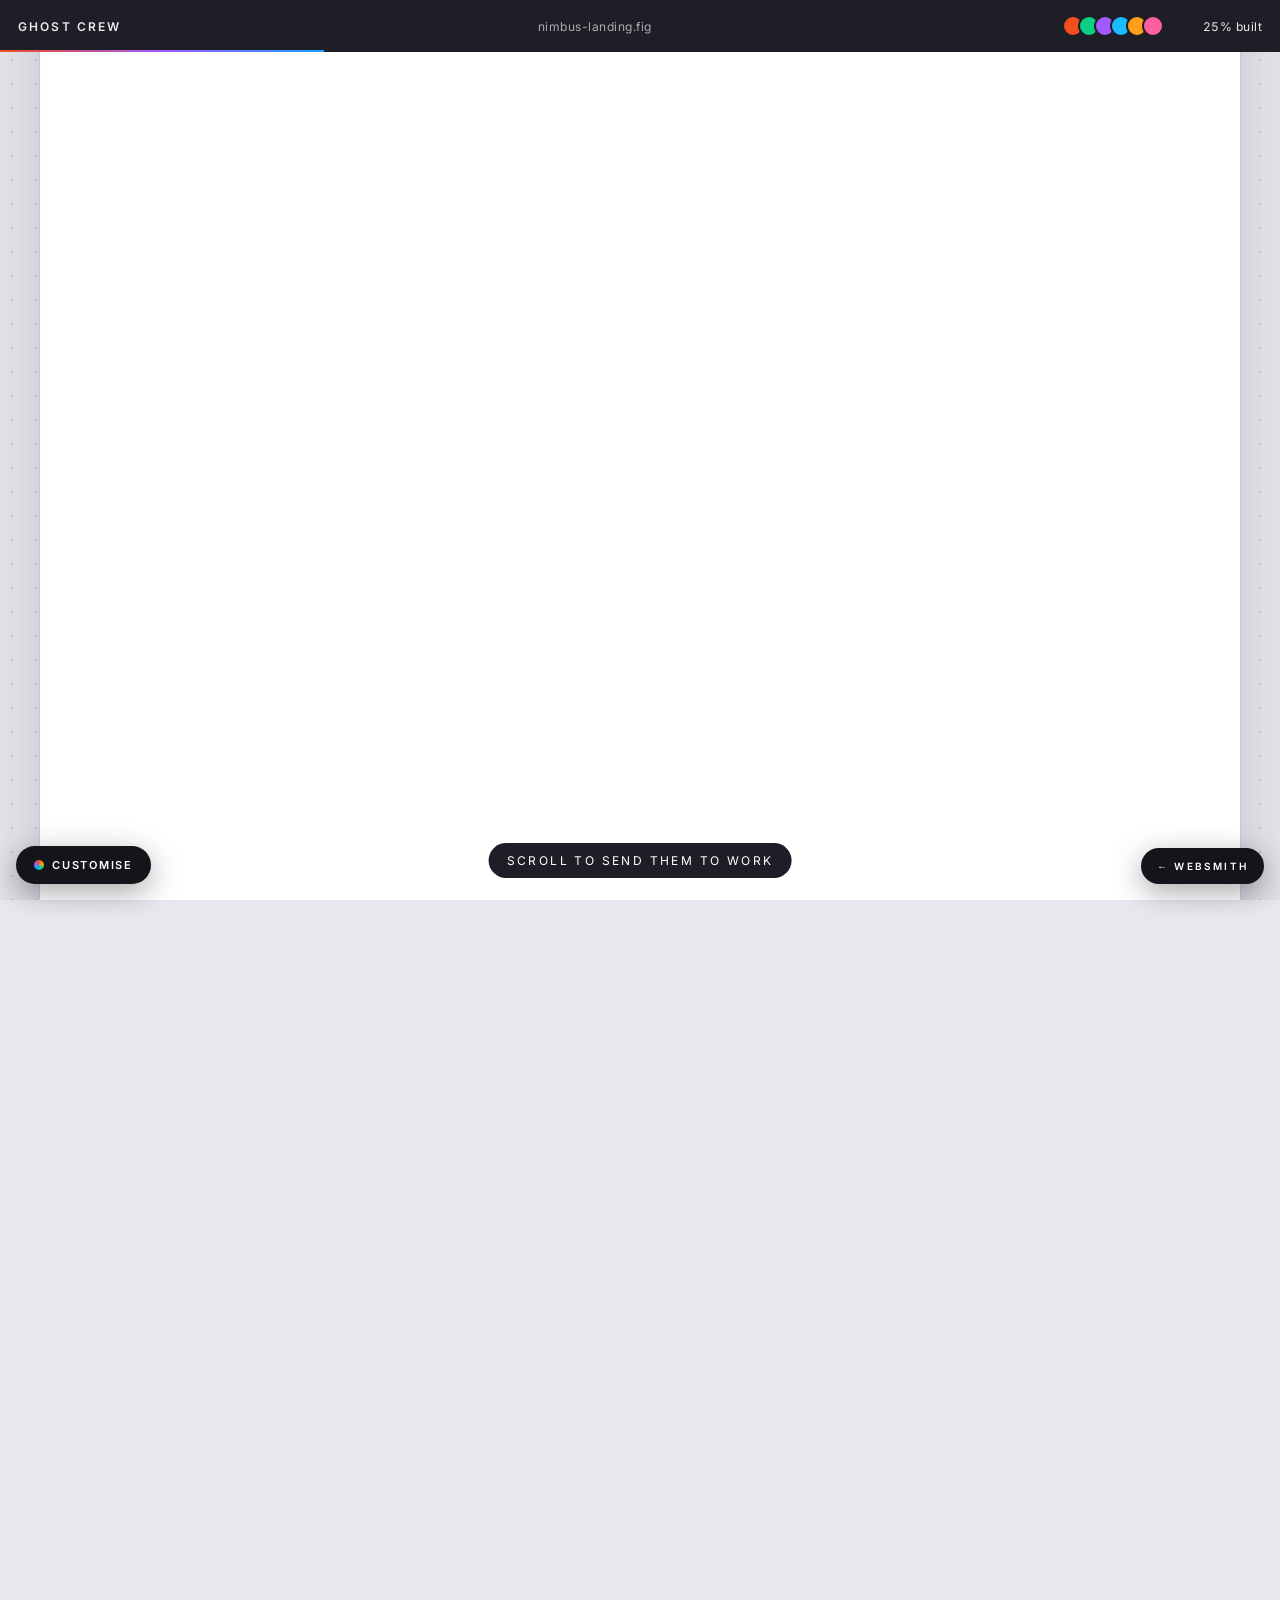
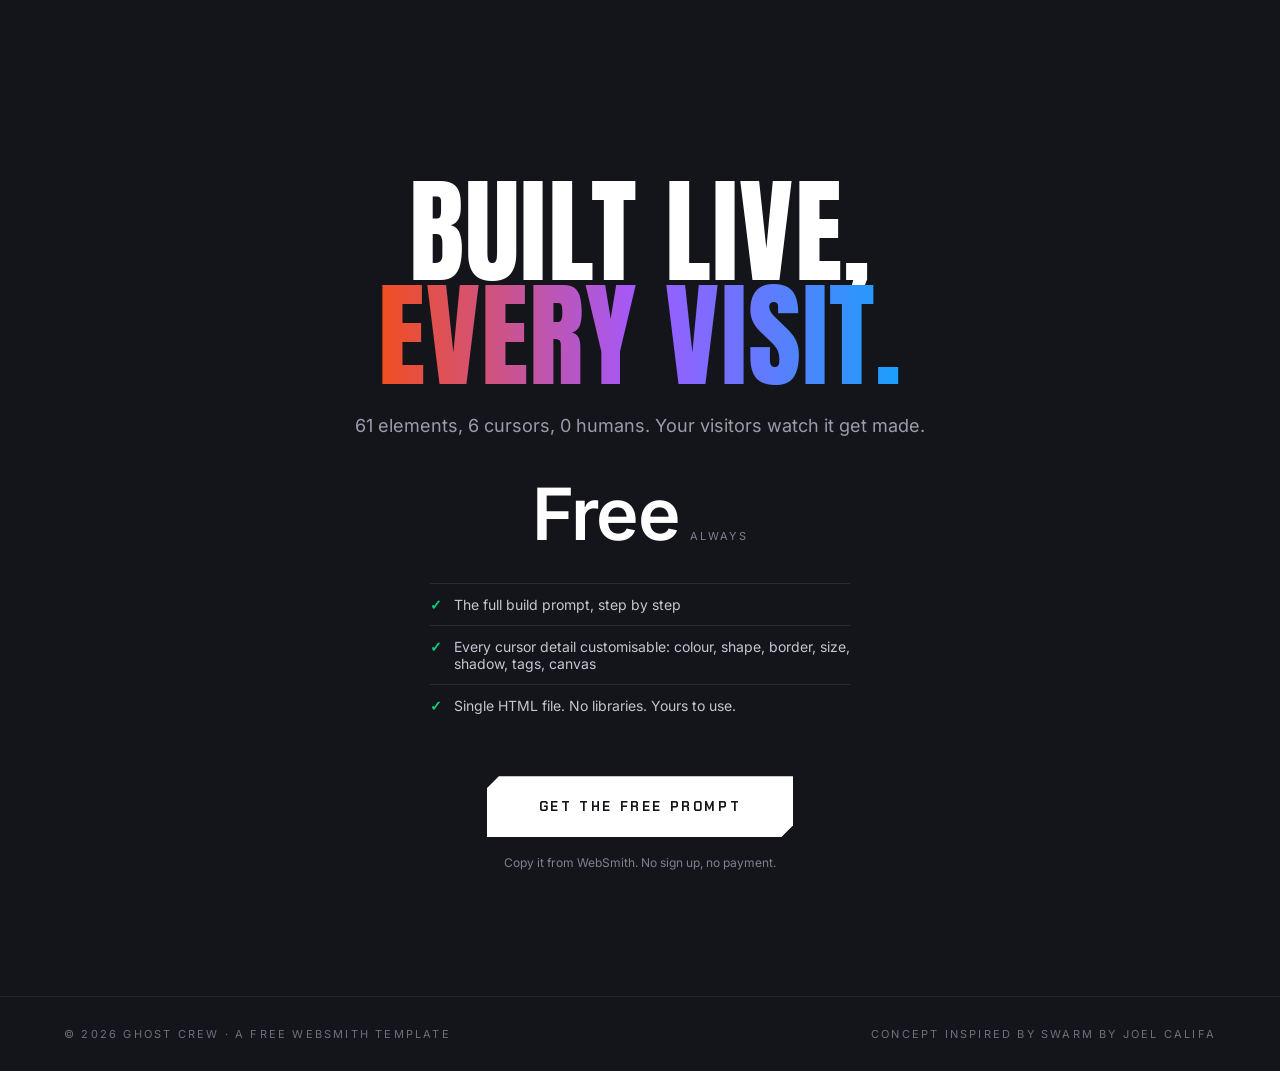
<file: websmith/project-1-scroll-mouse-effect/index.html>
<!DOCTYPE html>
<html lang="en">
<head>
<meta charset="UTF-8">
<meta name="viewport" content="width=device-width, initial-scale=1">
<title>Ghost Crew | A Website That Builds Itself As You Scroll</title>
<!-- Concept inspired by "Swarm" by Joel Califa. All code here is original. -->
<style>
*{margin:0;padding:0;box-sizing:border-box}
:root{--bg:#e8e9ee;--ink:#14151a;--blue:#18a0fb}
html{background:var(--bg)}
body{font-family:Inter,'Helvetica Neue',Arial,sans-serif;color:var(--ink);background:var(--bg);overflow-x:hidden}

.intro{min-height:100vh;display:grid;place-items:center;text-align:center;padding:0 6vw;background:#fff}
.intro small{font-size:12px;letter-spacing:.35em;color:#777}
.intro h1{font-size:clamp(48px,10vw,170px);line-height:.9;letter-spacing:-.05em;font-weight:800;margin:22px 0}
.intro h1 span{color:#4f46e5}
.intro p{color:#666;font-size:18px}
.intro .dots{display:flex;gap:10px;justify-content:center;margin-top:34px}
.intro .dots i{width:14px;height:14px;border-radius:50%;animation:b 1.4s ease-in-out infinite}
@keyframes b{50%{transform:translateY(-10px)}}

/* ---------- STAGE ---------- */
.stage{height:1600vh;position:relative}
.view{position:sticky;top:0;height:100vh;overflow:hidden;background:var(--bg);
 background-image:radial-gradient(#c9cbd4 1.2px,transparent 1.2px);background-size:24px 24px}
.bar{position:absolute;left:0;right:0;top:0;height:52px;background:#1e1f26;color:#e8e9ee;z-index:20;display:flex;align-items:center;justify-content:space-between;padding:0 18px;font-size:12px;letter-spacing:.04em}
.bar b{font-weight:700;letter-spacing:.18em;font-size:12px}
.bar .mid{opacity:.7}
.bar .r{display:flex;align-items:center;gap:14px}
.av{display:flex}
.av i{width:22px;height:22px;border-radius:50%;border:2px solid #1e1f26;margin-left:-6px;display:block}
.pct{min-width:84px;text-align:right;font-variant-numeric:tabular-nums}
.prog{position:absolute;left:0;bottom:0;height:2px;background:linear-gradient(90deg,#f24e1e,#a259ff,#18a0fb);width:0}

.page{position:absolute;left:0;top:0;width:1200px;height:2360px;background:#fff;border-radius:10px;box-shadow:0 30px 80px rgba(20,20,40,.18),0 0 0 1px rgba(0,0,0,.06);transform-origin:0 0;will-change:transform;font-family:Inter,'Helvetica Neue',Arial,sans-serif}
.el{position:absolute}
.el .fill{position:absolute;inset:0}
.el .ol{position:absolute;left:0;top:0;border:1.5px solid var(--blue);background:rgba(24,160,251,.07);box-sizing:border-box;pointer-events:none}
.hd{position:absolute;width:8px;height:8px;background:#fff;border:1.5px solid var(--blue);margin:-4px 0 0 -4px}
.hd.tl{left:0;top:0}.hd.tr{left:100%;top:0}.hd.bl{left:0;top:100%}.hd.br{left:100%;top:100%}
.hd.tm{left:50%;top:0}.hd.bm{left:50%;top:100%}.hd.lm{left:0;top:50%}.hd.rm{left:100%;top:50%}
.tag{position:absolute;background:var(--blue);color:#fff;font-size:11px;font-weight:600;padding:3px 7px;border-radius:4px;white-space:nowrap;pointer-events:none;font-family:Inter,Arial,sans-serif;letter-spacing:0}
.t{position:absolute;white-space:pre;line-height:1.25;font-family:Inter,'Helvetica Neue',Arial,sans-serif}
.t .sel{position:absolute;border:1.5px dashed var(--blue);pointer-events:none}
.caret{display:inline-block;width:2px;height:1em;background:var(--blue);vertical-align:-.12em;margin-left:1px;animation:bl .7s steps(1) infinite}
@keyframes bl{50%{opacity:0}}
.grp{position:absolute;left:0;top:0;will-change:transform}
.dsel{position:absolute;border:1.5px dashed var(--blue);background:rgba(24,160,251,.05);border-radius:6px;pointer-events:none}
svg.ov{position:absolute;left:0;top:0;width:1200px;height:2360px;pointer-events:none;overflow:visible}

.cur{position:absolute;left:0;top:0;will-change:transform;z-index:30;pointer-events:none}
.cur .in{transform-origin:0 0;position:relative}
.cur svg{display:block;filter:drop-shadow(0 2px 3px rgba(0,0,0,.28))}
.cur .nm{position:absolute;left:14px;top:20px;color:#fff;font-size:12px;font-weight:600;padding:3px 9px;border-radius:12px;white-space:nowrap;font-family:Inter,Arial,sans-serif}
.cur .act{position:absolute;left:14px;top:44px;background:#1e1f26;color:#fff;font-size:10px;padding:2px 7px;border-radius:4px;white-space:nowrap;opacity:0;transition:opacity .2s;font-family:Inter,Arial,sans-serif}
.hint{position:absolute;left:50%;bottom:22px;transform:translateX(-50%);background:#1e1f26;color:#fff;font-size:12px;letter-spacing:.2em;padding:10px 18px;border-radius:30px;z-index:20;transition:opacity .5s;text-transform:uppercase}

@media(max-width:600px){.bar .mid{display:none}.bar b{font-size:10px}}
.outro{background:#14151a;color:#fff;padding:22vh 6vw 12vh;text-align:center}
.outro h2{font-size:clamp(44px,9vw,150px);letter-spacing:-.05em;line-height:.9;font-weight:800}
.outro h2 span{background:linear-gradient(90deg,#f24e1e,#a259ff,#18a0fb);-webkit-background-clip:text;background-clip:text;color:transparent}
.outro p{color:#9a9cab;margin-top:28px;font-size:18px}
.outro a{display:inline-block;margin-top:50px;background:#fff;color:#14151a;padding:22px 52px;border-radius:60px;font-weight:700;text-decoration:none;letter-spacing:.12em;font-size:13px;text-transform:uppercase}
footer{background:#14151a;color:#6d6f7d;padding:30px 5vw;display:flex;justify-content:space-between;font-size:11px;letter-spacing:.2em;border-top:1px solid #23252d;text-transform:uppercase;flex-wrap:wrap;gap:10px}

/* customise panel */
.cust{position:fixed;left:16px;bottom:16px;z-index:99998;font-family:Inter,Arial,sans-serif;color:#e8e9ee}
.cust .cu-tg{background:#14151a;color:#fff;border:0;border-radius:30px;padding:12px 18px;font:600 11px Inter,Arial,sans-serif;letter-spacing:.16em;text-transform:uppercase;cursor:pointer;display:flex;gap:8px;align-items:center;box-shadow:0 8px 30px rgba(0,0,0,.35)}
.cust .cu-tg i{width:10px;height:10px;border-radius:50%;background:conic-gradient(#f24e1e,#ff9f1c,#0acf83,#18a0fb,#a259ff,#f24e1e)}
.cust .cu-pn{position:absolute;left:0;bottom:52px;width:min(300px,calc(100vw - 32px));background:#14151a;border-radius:16px;padding:18px;box-shadow:0 20px 60px rgba(0,0,0,.45);display:none}
.cust.open .cu-pn{display:block}
.cust h4{font:600 10px Inter,Arial,sans-serif;letter-spacing:.22em;text-transform:uppercase;color:#7d8092;margin:0 0 10px}
.cust .cu-row{display:flex;gap:8px;flex-wrap:wrap;margin-bottom:18px}
.cust .cu-row:last-child{margin-bottom:0}
.cust .cu-o{border:1px solid #2c2e38;background:transparent;border-radius:10px;color:#e8e9ee;cursor:pointer;padding:0;display:grid;place-items:center;transition:border-color .2s,background .2s}
.cust .cu-o:hover{border-color:#6d7088}
.cust .cu-o.on{border-color:#fff;background:#23252d}
.cust .cu-c{width:38px;height:38px;border-radius:50%}
.cust .cu-c i{width:20px;height:20px;border-radius:50%;display:block}
.cust .cu-a{width:44px;height:44px}
.cust .cu-t{padding:10px 14px;font:500 12px Inter,Arial,sans-serif}
.cust input[type=color]{width:20px;height:20px;border:0;padding:0;background:none;border-radius:50%;cursor:pointer}
.cust .cu-h{font-size:11px;color:#7d8092;margin-top:14px;line-height:1.5}
/* buy */
.outro{padding:20vh 6vw 14vh}
.outro .pr{font-size:72px;font-weight:700;margin-top:34px;letter-spacing:-.02em}
.outro .pr span{font-size:11px;letter-spacing:.2em;color:#7d8092;margin-left:10px;text-transform:uppercase;font-weight:500}
.outro ul{list-style:none;max-width:420px;margin:26px auto 0;text-align:left}
.outro li{padding:12px 0;border-top:1px solid #2a2c35;color:#c4c6d2;font-size:14px;display:flex;gap:12px}
.outro li::before{content:"✓";color:#0acf83;font-weight:700}
.outro em{display:block;margin-top:18px;font-style:normal;font-size:12px;color:#7d8092}

/* hero + finale: workers orbit the main cursor */
.hero,.fin{position:absolute;left:0;right:0;top:0;bottom:0;z-index:15;pointer-events:none;display:flex;flex-direction:column;justify-content:flex-end;align-items:center;text-align:center;padding:0 6vw 9vh}
.hero small,.fin small{font-size:12px;letter-spacing:.35em;color:#6b6e7c}
.hero h1{font-size:clamp(40px,8vw,128px);line-height:.92;letter-spacing:-.05em;font-weight:800;margin:14px 0}
.hero h1 span{color:#4f46e5}
.hero p,.fin p{color:#555;font-size:17px;max-width:520px;line-height:1.5}
.fin{opacity:0}
.fin h2{font-size:clamp(32px,5vw,80px);line-height:.94;letter-spacing:-.045em;font-weight:800;margin:14px 0 16px}
.fin h2 span{color:#4f46e5}
.fin a{pointer-events:auto;display:inline-block;margin-top:22px;background:#14151a;color:#fff;text-decoration:none;font-weight:600;font-size:13px;letter-spacing:.14em;text-transform:uppercase;padding:16px 26px;border-radius:40px}
.mainc{position:absolute;left:0;top:0;z-index:16;pointer-events:none;will-change:transform}
.mainc .halo{position:absolute;left:50%;top:50%;width:560px;height:560px;margin:-280px 0 0 -280px;border-radius:50%;background:radial-gradient(closest-side,rgba(79,70,229,.2),rgba(79,70,229,.06) 55%,transparent);animation:pl 3.2s ease-in-out infinite}
@keyframes pl{50%{transform:scale(1.12);opacity:.7}}
.mainc .mi{position:relative;transform-origin:0 0}
.mainc svg{display:block;filter:drop-shadow(0 14px 22px rgba(20,21,40,.3))}
.orb{position:absolute;left:0;top:0;z-index:17;pointer-events:none;will-change:transform}
.orb .in{transform-origin:0 0}
.orb svg{display:block;filter:drop-shadow(0 3px 4px rgba(0,0,0,.3))}
@media(max-width:820px){.hint{bottom:78px}.hero,.fin{padding-bottom:20vh}}
@font-face{font-family:'Anton';font-weight:400;font-style:normal;font-display:swap;src:url([data-uri]) format('woff2')}
@font-face{font-family:'Chakra Petch';font-weight:500;font-style:normal;font-display:swap;src:url([data-uri]) format('woff2')}
@font-face{font-family:'Chakra Petch';font-weight:700;font-style:normal;font-display:swap;src:url([data-uri]) format('woff2')}
@font-face{font-family:'Inter';font-weight:400;font-style:normal;font-display:swap;src:url([data-uri]) format('woff2')}
@font-face{font-family:'Inter';font-weight:600;font-style:normal;font-display:swap;src:url([data-uri]) format('woff2')}

/* charged restyle */
.hero h1,.fin h2,.outro h2,section h2{font-family:'Anton','Impact',sans-serif!important;font-weight:400!important;text-transform:uppercase;letter-spacing:.01em!important;line-height:.9!important}
.hero h1{font-size:clamp(54px,9vw,150px)}
.hero small,.fin small{font-family:'Chakra Petch',Inter,sans-serif;font-weight:500;letter-spacing:.34em;color:#4a4d5c}
.hero h1 span,.fin h2 span{color:transparent!important;-webkit-text-stroke:2px #4f46e5}
.fin a,.outro a,.buy a{font-family:'Chakra Petch',Inter,sans-serif!important;font-weight:700!important;letter-spacing:.2em!important;text-transform:uppercase;border-radius:0!important;clip-path:polygon(12px 0,100% 0,100% calc(100% - 12px),calc(100% - 12px) 100%,0 100%,0 12px)}

/* customiser v2 */
.cust .cu-pn{width:min(340px,calc(100vw - 32px));padding:0;border-radius:14px;background:#111217;box-shadow:0 30px 80px rgba(0,0,0,.5),0 0 0 1px #24262f;overflow:hidden}
.cust .cu-hd{display:flex;justify-content:space-between;align-items:center;padding:16px 18px;border-bottom:1px solid #24262f}
.cust .cu-hd b{font:600 13px Inter,Arial,sans-serif;letter-spacing:.04em}
.cust .cu-x{background:none;border:1px solid #2c2e38;color:#b9bccb;border-radius:8px;padding:7px 11px;font:500 11px Inter,Arial,sans-serif;cursor:pointer}
.cust .cu-sc{max-height:min(62vh,560px);overflow:auto;padding:16px 18px 6px}
.cust .cu-row{margin-bottom:16px;gap:7px}
.cust .cu-c{width:34px;height:34px}.cust .cu-c i{width:18px;height:18px;box-shadow:inset 0 0 0 1px rgba(255,255,255,.15)}
.cust .cu-a{width:42px;height:42px}
.cust .cu-t{padding:9px 12px;font-size:11.5px}
.cust .cu-o.on{border-color:#fff;background:#262832}
.cust .cu-sl{display:grid;grid-template-columns:96px 1fr 40px;align-items:center;gap:10px;margin:-4px 0 14px;font:500 11px Inter,Arial,sans-serif;color:#9a9db0}
.cust .cu-sl em{font-style:normal;color:#e8e9ee;text-align:right;font-variant-numeric:tabular-nums}
.cust input[type=range]{width:100%;accent-color:#fff}
.cust .cu-h{margin:0;padding:12px 18px 16px;border-top:1px solid #24262f}
body[data-canvas=dark] .hero small,body[data-canvas=midnight] .hero small{color:#8d90a3}
body[data-canvas=dark] .hero h1,body[data-canvas=midnight] .hero h1,body[data-canvas=dark] .fin h2,body[data-canvas=midnight] .fin h2{color:#f2f3f7}
body[data-canvas=dark] .hero p,body[data-canvas=midnight] .hero p,body[data-canvas=dark] .fin p,body[data-canvas=midnight] .fin p{color:#a5a8b8}
body[data-canvas=dark] .hero h1 span,body[data-canvas=midnight] .hero h1 span,body[data-canvas=dark] .fin h2 span,body[data-canvas=midnight] .fin h2 span{-webkit-text-stroke-color:#9a93ff}
</style>
</head>
<body>


<section class="stage" id="stage"><div class="view" id="view">
  <div class="bar">
    <b>GHOST CREW</b><span class="mid">nimbus-landing.fig</span>
    <div class="r"><div class="av" id="av"></div><span class="pct" id="pct">0% built</span></div>
    <div class="prog" id="prog"></div>
  </div>
  <div class="page" id="page"></div>
  <div class="hint" id="hint">Scroll to send them to work</div>
  <div class="hero" id="hero"><small>SIX CURSORS · ZERO HUMANS</small><h1>A website that<br><span>builds itself.</span></h1><p>Scroll. The workers leave the main cursor and build the whole page, live.</p></div>
  <div class="fin" id="fin"><small>THE WORKERS ARE BACK</small><h2>Built by six cursors.<br><span>Now it is your turn.</span></h2><p>Get the prompt and make a site that builds itself in front of your visitors.</p><a href="#prompt" data-prompt>Get the free prompt</a></div>
  <div class="mainc" id="mainc"><div class="halo"></div><div class="mi" id="mi"></div></div>
  <div id="orbs"></div>

</div></section>

<section class="outro" id="buy">
  <h2>Built live,<br><span>every visit.</span></h2>
  <p id="stat">Your visitors watch your page get made. They remember it.</p>
  <div class="pr">Free<span>always</span></div>
  <ul><li>The full build prompt, step by step</li><li>Every cursor detail customisable: colour, shape, border, size, shadow, tags, canvas</li><li>Single HTML file. No libraries. Yours to use.</li></ul>
  <a id="buybtn" href="#prompt" data-prompt>Get the free prompt</a>
  <em>Copy it from WebSmith. No sign up, no payment.</em>
</section>
<footer><span>© 2026 GHOST CREW · A FREE WEBSMITH TEMPLATE</span><span>Concept inspired by Swarm by Joel Califa</span></footer>

<script>
const $=s=>document.querySelector(s);
const lerp=(a,b,t)=>a+(b-a)*t, clamp=(v,a=0,b=1)=>Math.min(b,Math.max(a,v));
const ease=t=>t<.5?4*t*t*t:1-Math.pow(-2*t+2,3)/2;
const PW=1200,PH=2360,FONT="Inter,'Helvetica Neue',Arial,sans-serif";
const PEOPLE=[['Maya','#f24e1e'],['Dev','#0acf83'],['Sora','#a259ff'],['Leo','#1abcfe'],['Ines','#ff9f1c'],['Kai','#ff5fa2']];
const page=$('#page');

/* =============== 1. the page, described as drawing tasks =============== */
const S=[],add=o=>(S.push(o),o);
const box=(id,x,y,w,h,o={})=>add({id,type:'box',x,y,w,h,fill:'#fff',r:0,...o});
const text=(id,x,y,str,size,o={})=>add({id,type:'text',x,y,str,size,weight:500,color:'#111',...o});
const line=(id,x1,y1,x2,y2,o={})=>add({id,type:'line',x1,y1,x2,y2,color:'#111',sw:2,...o});
const dup=(id,of,dx,dy,rep)=>add({id,type:'dup',of,dx,dy,rep});

// nav
box('logo',48,24,32,32,{r:10,fill:'#111'});
text('logot',92,26,'Nimbus',22,{weight:700,after:['logo']});
text('n1',620,30,'Work',15,{color:'#555'});text('n2',700,30,'Services',15,{color:'#555'});
text('n3',810,30,'Journal',15,{color:'#555'});text('n4',900,30,'About',15,{color:'#555'});
box('navbtn',1020,20,132,40,{r:20,fill:'#111'});
text('navbtnt',1048,31,"Let's talk",14,{color:'#fff',weight:600,after:['navbtn']});
line('navline',0,80,1200,80,{color:'#e6e8ee',sw:1});
// hero
line('g1',48,100,48,740,{color:'#ff3fd0',sw:1,guide:1});
box('eb',48,150,214,34,{r:17,fill:'#eef2ff',bd:'#c7d2fe'});
text('ebt',66,158,'● Now booking Q1 2027',13,{color:'#4338ca',weight:600,after:['eb']});
text('h1',48,206,'Websites that',84,{weight:800});
text('h2',48,296,'build themselves.',84,{weight:800,color:'#4f46e5'});
text('sub',48,410,'A studio for brands that want motion, craft\nand speed. Shipped in weeks, not quarters.',20,{color:'#555'});
box('b1',48,490,170,54,{r:27,fill:'#4f46e5'});text('b1t',76,506,'Start a project',16,{color:'#fff',weight:600,after:['b1']});
box('b2',234,490,150,54,{r:27,fill:'#fff',bd:'#d9dce3'});text('b2t',270,506,'See work',16,{weight:600,after:['b2']});
line('g2',680,100,680,740,{color:'#ff3fd0',sw:1,guide:1});
box('hero',680,130,472,520,{r:28,grad:'linear-gradient(145deg,#c7d2fe,#fbcfe8)'});
box('c1',820,250,200,200,{r:100,fill:'#4f46e5',after:['hero']});
box('c2',990,440,110,110,{r:55,fill:'#111',after:['hero']});
box('pill',720,560,260,60,{r:30,fill:'#fff',after:['hero']});
text('pillt',748,578,'Live in 21 days',17,{weight:700,after:['pill']});
// logos
text('tr',48,790,'Trusted by teams at',14,{color:'#888'});
box('l0',300,778,140,40,{r:10,fill:'#f3f4f6',grp:'lg'});
text('l0t',330,789,'Orbit',16,{weight:700,color:'#444',grp:'lg',key:'name',after:['l0']});
dup('l1','lg',180,0,{name:{str:'Halcyon'}});dup('l2','lg',360,0,{name:{str:'Vertex'}});
dup('l3','lg',540,0,{name:{str:'Lumen'}});dup('l4','lg',720,0,{name:{str:'Northwind'}});
// features
text('fe',48,930,'WHAT WE DO',13,{color:'#4f46e5',weight:700});
text('fh',48,962,'Three things, done obsessively.',52,{weight:800});
line('fl',48,1034,300,1034,{color:'#4f46e5',sw:4});
box('cd',48,1090,352,340,{r:24,fill:'#f8fafc',bd:'#e5e7eb',grp:'card'});
box('ic',80,1122,56,56,{r:28,fill:'#4f46e5',grp:'card',key:'icon',after:['cd']});
text('ct',80,1210,'Brand systems',26,{weight:700,grp:'card',key:'title',after:['cd']});
text('cb',80,1258,'Logos, type and color that scale\nfrom a favicon to a billboard.',16,{color:'#666',grp:'card',key:'body',after:['cd']});
text('cl',80,1374,'Explore →',15,{color:'#4f46e5',weight:700,grp:'card',key:'link',after:['cd']});
dup('d1','card',376,0,{icon:{fill:'#0ea5e9'},title:{str:'Product design'},body:{str:'Interfaces that feel obvious\nbefore anyone reads a word.'},link:{color:'#0ea5e9'}});
dup('d2','card',752,0,{icon:{fill:'#f43f5e'},title:{str:'Web engineering'},body:{str:'Fast, accessible code your\nteam can own and extend.'},link:{color:'#f43f5e'}});
// stats
line('s1',48,1560,1152,1560,{color:'#111',sw:2});
text('s1n',48,1596,'120+',96,{weight:800});text('s1l',52,1716,'Launches shipped',15,{color:'#777'});
line('v1',400,1590,400,1750,{color:'#e5e7eb',sw:1});
text('s2n',440,1596,'38%',96,{weight:800,color:'#4f46e5'});text('s2l',444,1716,'Average conversion lift',15,{color:'#777'});
line('v2',792,1590,792,1750,{color:'#e5e7eb',sw:1});
text('s3n',832,1596,'9',96,{weight:800});text('s3l',836,1716,'Countries served',15,{color:'#777'});
line('s2',48,1800,1152,1800,{color:'#e6e8ee',sw:1});
// cta
box('cta',48,1900,1104,320,{r:36,fill:'#111'});
box('cc',900,1950,220,220,{r:110,fill:'#4f46e5',after:['cta']});
text('ch',96,1956,'Ready when you are.',64,{weight:800,color:'#fff',after:['cta']});
text('cs',96,2054,'Tell us what you are building.\nWe reply within a day.',18,{color:'#9ca3af',after:['cta']});
box('cbn',96,2128,200,56,{r:28,fill:'#fff',after:['cta']});text('cbt',136,2144,'Book a call',17,{weight:700,after:['cbn']});
// footer
line('fo',48,2290,1152,2290,{color:'#e6e8ee',sw:1});
text('f1',48,2312,'© 2026 Nimbus Studio',13,{color:'#888'});text('f2',960,2312,'hello@nimbus.demo',13,{color:'#888'});

/* =============== 2. text measuring =============== */
const mctx=document.createElement('canvas').getContext('2d');
const LH=1.25;
function lineW(d,s){mctx.font=`${d.weight} ${d.size}px ${FONT}`;return mctx.measureText(s).width}
S.forEach(d=>{if(d.type==='text'){d.lines=d.str.split('\n');d.lh=d.size*LH;d.tw=Math.max(...d.lines.map(l=>lineW(d,l)))}});
function caret(d,n){let li=0,rem=n;while(li<d.lines.length-1&&rem>d.lines[li].length){rem-=d.lines[li].length+1;li++}
  return [d.x+lineW(d,d.lines[li].slice(0,Math.max(0,rem))),d.y+li*d.lh+d.lh*.5]}

/* =============== 3. group info for duplicates =============== */
const GRP={};S.forEach(d=>{if(d.grp)(GRP[d.grp]=GRP[d.grp]||[]).push(d)});
const gbb=g=>{const b=GRP[g][0];return{x:b.x,y:b.y,w:b.w,h:b.h}};
const byId={};S.forEach(d=>byId[d.id]=d);
S.forEach(d=>{if(d.type==='dup'){d.y=gbb(d.of).y;d.after=GRP[d.of].map(m=>m.id);}});

/* =============== 4. schedule: who does what, and when =============== */
const N=PEOPLE.length,free=Array(N).fill(0),UN=96;
const durU=d=>d.type==='box'?3.2+d.w*d.h/180000:d.type==='text'?1.4+d.str.length*.075:d.type==='line'?(d.guide?2.4:2.1):4.4;
S.forEach(d=>{
  const dep=(d.after||[]).map(id=>byId[id].e||0);
  const un=((d.type==='dup'?d.y:(d.type==='line'?Math.min(d.y1,d.y2):d.y))/PH)*UN;
  let b=0;for(let c=1;c<N;c++)if(free[c]<free[b])b=c;
  d.c=b;d.s=Math.max(un,...dep,free[b]+1);d.e=d.s+durU(d);free[b]=d.e;
});
const P0=.02,P1=.965,maxE=Math.max(...S.map(d=>d.e)),K=(P1-P0)/maxE;
S.forEach(d=>{d.s=P0+d.s*K;d.e=P0+d.e*K;d.ts=d.s-1*K});

/* =============== 5. render objects =============== */
const NS='http://www.w3.org/2000/svg';
const ov=document.createElementNS(NS,'svg');ov.setAttribute('class','ov');
function mk(cls,css,parent){const d=document.createElement('div');if(cls)d.className=cls;if(css)Object.assign(d.style,css);if(parent)parent.appendChild(d);return d}

function buildBox(d,parent,final){
  const root=mk('el',{left:d.x+'px',top:d.y+'px',width:d.w+'px',height:d.h+'px',display:final?'block':'none'},parent);
  const fill=mk('fill',{borderRadius:d.r+'px',background:d.grad||d.fill,border:d.bd?`1.5px solid ${d.bd}`:'none',opacity:final?1:0},root);
  let ol,tag;
  if(!final){ol=mk('ol',{display:'none'},root);['tl','tr','bl','br','tm','bm','lm','rm'].forEach(k=>mk('hd '+k,{},ol));tag=mk('tag',{display:'none'},root)}
  return{root,setFill:v=>fill.style.background=v,
   upd(t){
    if(t<=0){root.style.display='none';return}
    root.style.display='block';
    const e=ease(clamp(t/.68));
    fill.style.opacity=clamp((t-.58)/.36);
    ol.style.display=t<.97?'block':'none';
    ol.style.width=e*d.w+'px';ol.style.height=e*d.h+'px';ol.style.opacity=t<.7?1:Math.max(0,1-(t-.7)/.25);
    tag.style.display=t<.7?'block':'none';tag.style.left=e*d.w+10+'px';tag.style.top=e*d.h+10+'px';
    tag.textContent=Math.round(e*d.w)+' × '+Math.round(e*d.h);
   }};
}
function buildText(d,parent,final){
  const root=mk('t',{left:d.x+'px',top:d.y+'px',fontSize:d.size+'px',fontWeight:d.weight,color:d.color,display:final?'block':'none'},parent);
  const txt=document.createElement('span');txt.textContent=final?d.str:'';root.appendChild(txt);
  let sel,car;
  if(!final){sel=mk('sel',{left:'-5px',top:'-4px',width:d.tw+10+'px',height:d.lines.length*d.lh+8+'px',display:'none'},root);
   car=document.createElement('i');car.className='caret';car.style.display='none';root.appendChild(car)}
  return{root,setStr:v=>txt.textContent=v,setColor:v=>root.style.color=v,
   upd(t){
    if(t<=0){root.style.display='none';return}
    root.style.display='block';
    const n=Math.round(clamp((t-.1)/.86)*d.str.length);
    txt.textContent=d.str.slice(0,n);
    const on=t<.985;sel.style.display=on?'block':'none';car.style.display=on?'inline-block':'none';
   }};
}
function buildLine(d){
  const g=document.createElementNS(NS,'g');ov.appendChild(g);
  const l=document.createElementNS(NS,'line');
  l.setAttribute('stroke',d.color);l.setAttribute('stroke-width',d.sw);l.setAttribute('stroke-linecap','round');
  if(d.guide)l.setAttribute('stroke-dasharray','7 5');
  g.appendChild(l);
  const hs=[0,1].map(()=>{const r=document.createElementNS(NS,'rect');r.setAttribute('width',8);r.setAttribute('height',8);r.setAttribute('fill','#fff');r.setAttribute('stroke','#18a0fb');r.setAttribute('stroke-width',1.5);g.appendChild(r);return r});
  g.style.display='none';
  return{upd(t){
    if(t<=0){g.style.display='none';return}
    g.style.display='block';
    const e=ease(clamp(t/.88)),x2=d.x1+(d.x2-d.x1)*e,y2=d.y1+(d.y2-d.y1)*e;
    l.setAttribute('x1',d.x1);l.setAttribute('y1',d.y1);l.setAttribute('x2',x2);l.setAttribute('y2',y2);
    const on=t<.97;
    hs[0].setAttribute('x',d.x1-4);hs[0].setAttribute('y',d.y1-4);hs[1].setAttribute('x',x2-4);hs[1].setAttribute('y',y2-4);
    hs.forEach(h=>h.style.display=on?'block':'none');
    g.style.opacity=d.guide?(t<.9?1:Math.max(0,1-(t-.9)/.1)):1;
  }};
}
function buildDup(d,parent){
  const root=mk('grp',{display:'none'},parent);
  GRP[d.of].forEach(m=>{
    const b=m.type==='box'?buildBox(m,root,true):buildText(m,root,true);
    const r=d.rep[m.key];if(r){if(r.str!=null)b.setStr(r.str);if(r.fill)b.setFill(r.fill);if(r.color)b.setColor(r.color)}
  });
  const bb=gbb(d.of);
  const sel=mk('dsel',{left:bb.x-6+'px',top:bb.y-6+'px',width:bb.w+12+'px',height:bb.h+12+'px'},root);
  const tag=mk('tag',{left:bb.x+bb.w+8+'px',top:bb.y+bb.h+8+'px'},root);tag.textContent='⌥ Copy';
  return{upd(t){
    if(t<=0){root.style.display='none';return}
    root.style.display='block';
    const e=ease(clamp(t/.62));
    root.style.transform=`translate(${d.dx*e}px,${d.dy*e}px)`;
    const hold=t<.66;root.style.opacity=hold?.82:1;
    sel.style.display=hold?'block':'none';tag.style.display=hold?'block':'none';
  }};
}
S.forEach(d=>{
  d.o=d.type==='box'?buildBox(d,page,false):d.type==='text'?buildText(d,page,false):d.type==='line'?buildLine(d):buildDup(d,page);
});
page.appendChild(ov);

/* =============== 6. cursors and their choreography =============== */
const SPAWN=[[150,60],[360,150],[600,40],[820,140],[1010,60],[1090,190]];
function taskPos(d,u){
  if(d.type==='box'){const e=ease(clamp(u/.68)),k=clamp((u-.7)/.3);return[d.x+d.w*e+k*18,d.y+d.h*e+k*18]}
  if(d.type==='text'){const n=Math.round(clamp((u-.1)/.86)*d.str.length);const[cx,cy]=caret(d,n);return[cx+6,cy+10]}
  if(d.type==='line'){const e=ease(clamp(u/.88));return[d.x1+(d.x2-d.x1)*e+6,d.y1+(d.y2-d.y1)*e+6]}
  const bb=gbb(d.of),e=ease(clamp(u/.62));return[bb.x+36+d.dx*e,bb.y+36+d.dy*e];
}
const ACT={box:'Rectangle',text:'Type',line:'Pen',dup:'⌥ Duplicate'};
const cursors=PEOPLE.map(([name,col],i)=>{
  const el=mk('cur',{},page);el.innerHTML='<div class="in"></div>';
  const list=S.filter(d=>d.c===i).sort((a,b)=>a.s-b.s);
  list.forEach(d=>{d.p0=taskPos(d,0);d.p1=taskPos(d,1)});
  return{el,inn:el.firstChild,act:null,list,spawn:SPAWN[i],pos:SPAWN[i].slice(),lastAct:'',name,col}
});

/* ---- hero/finale: orbiting workers ---- */
const orbs=cursors.map(()=>{const e=document.createElement('div');e.className='orb';e.innerHTML='<div class="in"></div>';$('#orbs').appendChild(e);return e});
function renderOrbs(){
  orbs.forEach((e,i)=>{const L=look(i);e.firstChild.innerHTML=arrowSVG(CFG.arrow,L.f,L.s,1)});
  const MC=(['dark','midnight'].includes(CFG.canvas)&&CFG.main==='#14151a')?'#ffffff':CFG.main;
  $('#mi').innerHTML=arrowSVG(CFG.arrow,MC,CFG.border?CFG.bcol:'none',1,true);
  document.querySelector('.mainc .halo').style.background=`radial-gradient(closest-side,${hexA(MC,.22)},${hexA(MC,.06)} 55%,transparent)`;
  document.querySelector('.mainc .halo').style.opacity=CFG.halo?1:0}
/* ---- customisation: every bit of the cursor ---- */
const DEF={color:'multi',custom:'#4f46e5',main:'#14151a',arrow:'classic',border:false,bcol:'#ffffff',bw:1.6,size:1,shadow:'soft',names:true,tag:'pill',halo:true,canvas:'light'};
const CFG=Object.assign({},DEF);try{Object.assign(CFG,JSON.parse(localStorage.getItem('ghostcrew_cfg')||'{}'))}catch(e){}
const ARROWS={
 classic:{w:22,h:26,hot:[2,2],d:'M2 2 L2 21 L7.2 16.4 L10.6 24.4 L14.2 22.9 L10.8 15 L17.6 15 Z'},
 sharp:{w:22,h:26,hot:[2,2],d:'M2 2 L8 24 L11.2 14.6 L20.5 11.4 Z'},
 dart:{w:26,h:22,hot:[2,2],d:'M2 2 L24 9 L13.5 12 L9.5 20.5 Z'},
 round:{w:22,h:26,hot:[3,3],d:'M3.5 3.5 L3.5 19.5 L7.8 15.6 L10.8 22.4 L13.4 21.2 L10.4 14.6 L16.2 14.6 Z',round:1},
 blade:{w:24,h:26,hot:[2,2],d:'M2 2 L4.5 24 L9.5 16.5 L19.5 15 Z'},
 cross:{w:28,h:28,hot:[14,14],cross:1},
 ring:{w:28,h:28,hot:[14,14],ring:1}
};
function lum(h){const n=parseInt(h.slice(1),16),r=n>>16,g=n>>8&255,b=n&255;return(.299*r+.587*g+.114*b)/255}
function hexA(h,a){const n=parseInt(h.slice(1),16);return`rgba(${n>>16},${n>>8&255},${n&255},${a})`}
function look(i){const base=PEOPLE[i][1];
  const f=CFG.color==='black'?'#111111':CFG.color==='white'?'#ffffff':CFG.color==='custom'?CFG.custom:base;
  return{f,s:CFG.border?CFG.bcol:'none',lb:f,lt:lum(f)>.62?'#111111':'#ffffff'}}
const SHADOW={none:'none',soft:'drop-shadow(0 2px 3px rgba(0,0,0,.25))',lift:'drop-shadow(0 8px 12px rgba(0,0,0,.35))',glow:null};
function arrowSVG(key,f,s,sz,big){const A=ARROWS[key],z=(sz||1)*CFG.size,bw=s==='none'?0:CFG.bw,tr=`transform:translate(${(2-A.hot[0])*z}px,${(2-A.hot[1])*z}px)`;
  const fl=CFG.shadow==='glow'?`drop-shadow(0 0 ${big?10:6}px ${hexA(f,.75)})`:big&&CFG.shadow!=='none'?'drop-shadow(0 14px 22px rgba(20,21,40,.3))':SHADOW[CFG.shadow];
  let body;
  if(A.cross)body=`<g stroke-linecap="round" fill="none">${bw?`<circle cx="14" cy="14" r="8" stroke="${s}" stroke-width="${2.2+bw*2}"/><path d="M14 1 V9 M14 19 V27 M1 14 H9 M19 14 H27" stroke="${s}" stroke-width="${2.2+bw*2}"/>`:''}<circle cx="14" cy="14" r="8" stroke="${f}" stroke-width="2.2"/><path d="M14 1 V9 M14 19 V27 M1 14 H9 M19 14 H27" stroke="${f}" stroke-width="2.2"/></g>`;
  else if(A.ring)body=`${bw?`<circle cx="14" cy="14" r="10" fill="none" stroke="${s}" stroke-width="${2.4+bw*2}"/>`:''}<circle cx="14" cy="14" r="10" fill="none" stroke="${f}" stroke-width="2.4"/><circle cx="14" cy="14" r="3.6" fill="${f}" stroke="${s}" stroke-width="${bw}"/>`;
  else body=`<path d="${A.d}" fill="${f}" stroke="${bw?s:f}" stroke-width="${bw||(A.round?3:.6)}" stroke-linejoin="round" stroke-linecap="round" paint-order="stroke"/>`;
  return `<svg width="${A.w*z}" height="${A.h*z}" viewBox="0 0 ${A.w} ${A.h}" style="${tr};filter:${fl};overflow:visible">${body}</svg>`}
function tagCSS(L){const r=CFG.tag==='pill'?'12px':CFG.tag==='soft'?'5px':'0';const b=CFG.border?`box-shadow:0 0 0 ${Math.max(1,CFG.bw*.7)}px ${CFG.bcol};`:'';return`background:${L.lb};color:${L.lt};border-radius:${r};${b}left:${14*CFG.size}px;top:${20*CFG.size}px`}
function applyCanvas(){const v=$('#view');if(!v)return;const C={light:['#e8e9ee','#c9cbd4'],white:['#ffffff','#e3e4ea'],dark:['#0e0f13','#23252e'],midnight:['#0b0d1a','#1d2140']}[CFG.canvas];v.style.backgroundColor=C[0];v.style.backgroundImage=`radial-gradient(${C[1]} 1.2px,transparent 1.2px)`;document.body.dataset.canvas=CFG.canvas}
function renderCursors(){
  try{localStorage.setItem('ghostcrew_cfg',JSON.stringify(CFG))}catch(e){}
  cursors.forEach((c,i)=>{const L=look(i);
    c.inn.innerHTML=arrowSVG(CFG.arrow,L.f,L.s)+(CFG.names?`<span class="nm" style="${tagCSS(L)}">${c.name}</span>`:'')+'<span class="act"></span>';
    c.act=c.inn.querySelector('.act');c.lastAct='';});
  const av=$('#av');av.innerHTML='';cursors.forEach((c,i)=>{const L=look(i),e=document.createElement('i');e.style.background=L.f;e.title=c.name;av.appendChild(e)});
  applyCanvas();syncPanel();renderOrbs()}
let syncPanel=()=>{};
(function(){
  const host=document.createElement('div');host.className='cust';
  const sw=(k,v,bg,t)=>`<button class="cu-o cu-c" data-k="${k}" data-v="${v}" title="${t}"><i style="background:${bg}"></i></button>`;
  const tx=(k,v,t)=>`<button class="cu-o cu-t" data-k="${k}" data-v="${v}">${t}</button>`;
  host.innerHTML=`<div class="cu-pn"><div class="cu-hd"><b>Customise</b><button class="cu-x" id="crs">Reset</button></div><div class="cu-sc">
   <h4>Worker colour</h4><div class="cu-row">${sw('color','multi','conic-gradient(#f24e1e,#ff9f1c,#0acf83,#18a0fb,#a259ff,#ff5fa2,#f24e1e)','Team colours')}${sw('color','black','#111','Black')}${sw('color','white','#fff','White')}<label class="cu-o cu-c" data-k="color" data-v="custom" title="Your colour"><input type="color" id="cc"></label></div>
   <h4>Main cursor colour</h4><div class="cu-row">${sw('main','#14151a','#14151a','Ink')}${sw('main','#ffffff','#fff','White')}${sw('main','#4f46e5','#4f46e5','Indigo')}${sw('main','#e11d48','#e11d48','Crimson')}<label class="cu-o cu-c" data-k="main" data-v="mc" title="Your colour"><input type="color" id="mc"></label></div>
   <h4>Arrow shape</h4><div class="cu-row" id="arrows"></div>
   <h4>Border</h4><div class="cu-row">${tx('border','0','None')}${tx('border','1','On')}<label class="cu-o cu-c" title="Border colour"><input type="color" id="bc"></label></div>
   <div class="cu-sl"><span>Border width</span><input type="range" id="bw" min=".5" max="4" step=".1"><em id="bwv"></em></div>
   <div class="cu-sl"><span>Cursor size</span><input type="range" id="sz" min=".7" max="1.8" step=".05"><em id="szv"></em></div>
   <h4>Shadow</h4><div class="cu-row">${tx('shadow','none','None')}${tx('shadow','soft','Soft')}${tx('shadow','lift','Lifted')}${tx('shadow','glow','Glow')}</div>
   <h4>Name tags</h4><div class="cu-row">${tx('tag','pill','Pill')}${tx('tag','soft','Rounded')}${tx('tag','sharp','Sharp')}${tx('names','0','Hide')}</div>
   <h4>Main cursor halo</h4><div class="cu-row">${tx('halo','1','On')}${tx('halo','0','Off')}</div>
   <h4>Canvas</h4><div class="cu-row">${tx('canvas','light','Light')}${tx('canvas','white','White')}${tx('canvas','dark','Dark')}${tx('canvas','midnight','Midnight')}</div>
   </div><div class="cu-h">Changes apply live and are remembered on this device.</div></div>
   <button class="cu-tg" id="ctg"><i></i>Customise</button>`;
  document.body.appendChild(host);
  const ar=host.querySelector('#arrows');
  Object.keys(ARROWS).forEach(k=>{const b=document.createElement('button');b.className='cu-o cu-a';b.dataset.k='arrow';b.dataset.v=k;b.title=k;ar.appendChild(b)});
  const q=s=>host.querySelector(s);
  host.querySelector('#ctg').onclick=()=>host.classList.toggle('open');
  host.addEventListener('click',e=>{const b=e.target.closest('[data-k]');if(!b||b.tagName==='LABEL')return;const k=b.dataset.k,v=b.dataset.v;
    if(k==='border'||k==='halo')CFG[k]=v==='1';else if(k==='names'){CFG.names=false}else if(k==='tag'){CFG.tag=v;CFG.names=true}else CFG[k]=v;renderCursors()});
  q('#cc').addEventListener('input',e=>{CFG.custom=e.target.value;CFG.color='custom';renderCursors()});
  q('#mc').addEventListener('input',e=>{CFG.main=e.target.value;renderCursors()});
  q('#bc').addEventListener('input',e=>{CFG.bcol=e.target.value;CFG.border=true;renderCursors()});
  q('#bw').addEventListener('input',e=>{CFG.bw=+e.target.value;CFG.border=true;renderCursors()});
  q('#sz').addEventListener('input',e=>{CFG.size=+e.target.value;renderCursors()});
  q('#crs').onclick=()=>{Object.assign(CFG,DEF);renderCursors()};
  syncPanel=()=>{
    host.querySelectorAll('[data-k]').forEach(b=>{const k=b.dataset.k,v=b.dataset.v;let on=false;
      if(k==='color')on=CFG.color===v;else if(k==='main')on=v==='mc'?!['#14151a','#ffffff','#4f46e5','#e11d48'].includes(CFG.main):CFG.main===v;
      else if(k==='border'||k==='halo')on=CFG[k]===(v==='1');else if(k==='names')on=!CFG.names;else if(k==='tag')on=CFG.names&&CFG.tag===v;else on=CFG[k]===v;b.classList.toggle('on',on)});
    ar.querySelectorAll('button').forEach(b=>{b.innerHTML=arrowSVG(b.dataset.v,'#e8e9ee',CFG.border?CFG.bcol:'none',.95/CFG.size).replace(/style="transform:translate[^;]*;/,'style="')});
    q('#cc').value=CFG.custom;q('#mc').value=CFG.main;q('#bc').value=CFG.bcol;q('#bw').value=CFG.bw;q('#bwv').textContent=CFG.bw.toFixed(1);q('#sz').value=CFG.size;q('#szv').textContent=CFG.size.toFixed(2)+'x'};
  window.__cust=host})();
renderCursors();

/* =============== 7. loop =============== */
const stage=$('#stage'),view=$('#view'),pct=$('#pct'),prog=$('#prog'),hint=$('#hint'),stat=$('#stat');
let sp=0,SA=0,camX=0,camY=0,T0=performance.now();
const H0=260/1500,F0=240/1500,sm=(a,b,x)=>{const t=clamp((x-a)/(b-a));return t*t*(3-2*t)};
const heroEl=$('#hero'),finEl=$('#fin'),mainc=$('#mainc'),mi=$('#mi'),barEl=document.querySelector('.bar'),pageEl=$('#page');
function arc(A,B,e){const dx=B[0]-A[0],dy=B[1]-A[1],d=Math.hypot(dx,dy),s=Math.sin(Math.PI*e)*d*.12;
  return[A[0]+dx*e-dy/(d||1)*s,A[1]+dy*e+dx/(d||1)*s]}
function frame(now){
  const T=(now-T0)/1000;
  const r=stage.getBoundingClientRect();
  const rawAll=clamp(-r.top/(stage.offsetHeight-innerHeight));
  SA=lerp(SA,rawAll,.1);
    const heroP=clamp(SA/H0),tailP=clamp((SA-(1-F0))/F0);
  sp=clamp((SA-H0)/(1-F0-H0));

  // elements
  for(const d of S)d.o.upd(clamp((sp-d.s)/(d.e-d.s)));

  // cursors
  const vw=innerWidth,vh=innerHeight,narrow=vw<820;
  const scale=narrow?.5:Math.min(1.4,(vw-80)/PW);
  const act=[];
  cursors.forEach((c,ci)=>{
    const L=c.list;let i=-1;for(let k=0;k<L.length;k++){if(sp>=L[k].ts)i=k;else break}
    let pos,label='';
    if(i<0)pos=c.spawn;
    else{const d=L[i];
      if(sp<d.s)pos=arc(i>0?L[i-1].p1:c.spawn,d.p0,ease((sp-d.ts)/(d.s-d.ts)));
      else if(sp<=d.e){pos=taskPos(d,(sp-d.s)/(d.e-d.s));label=ACT[d.type];act.push(pos)}
      else pos=d.p1}
    const wx=Math.sin(T*1.3+ci*2)*2.5,wy=Math.cos(T*1.1+ci)*2.5;
    c.pos=pos;c.el.style.opacity=(heroP<1||tailP>0)?0:1;
    c.el.style.transform=`translate3d(${pos[0]-2+wx}px,${pos[1]-2+wy}px,0)`;
    c.inn.style.transform=`scale(${clamp(1/scale,1,2.2)})`;
    if(label!==c.lastAct){c.lastAct=label;c.act.textContent=label;c.act.style.opacity=label?1:0}
  });

  // camera follows the work
  const vwP=vw/scale,vhP=(vh-60)/scale;
  if(act.length){
    const ay=act.reduce((a,p)=>a+p[1],0)/act.length,ax=act.reduce((a,p)=>a+p[0],0)/act.length;
    camY=lerp(camY,clamp(ay-vhP*.45,0,Math.max(0,PH-vhP+60)),.06);
    camX=lerp(camX,narrow?clamp(ax-vwP*.5,0,PW-vwP):0,.06);
  }
  const left=narrow?-camX*scale:(vw-PW*scale)/2;
  page.style.transform=`translate(${left}px,${72-camY*scale}px) scale(${scale})`;


  // hero + finale choreography
  const cx=vw/2,cy=vh*(narrow?.27:.3),R0=Math.min(vw*(narrow?.4:.3),vh*.21),L0=narrow?0:(vw-PW*scale)/2;
  const Lc=narrow?-camX*scale:L0;
  const orbitPos=(i,boost)=>{const a=i*Math.PI/3+T*(i%2?-1:1)*(.55+.07*i)*boost,R=R0*(.76+.15*(i%3)),ph=(i%2?.38:-.38),x=R*Math.cos(a),y=R*.6*Math.sin(a);
    return[cx+x*Math.cos(ph)-y*Math.sin(ph),cy+x*Math.sin(ph)+y*Math.cos(ph),Math.sin(a)]};
  const sc=ease(clamp((heroP-.28)/.64));
  orbs.forEach((e,i)=>{
    let pos,dz;
    if(tailP>0){const c=cursors[i],st=[Lc+c.pos[0]*scale,72-camY*scale+c.pos[1]*scale],o=orbitPos(i,1);pos=arc(st,o,ease(clamp(tailP/.7)));dz=o[2]}
    else{const o=orbitPos(i,1+heroP*2.4),sp0=[L0+SPAWN[i][0]*scale,72+SPAWN[i][1]*scale];pos=arc(o,sp0,sc);dz=o[2]*(1-sc)}
    const vis=(heroP<.999||tailP>0)?1:0;
    e.style.opacity=vis;e.style.zIndex=dz>0?18:14;
    e.style.transform=`translate3d(${pos[0]-2}px,${pos[1]-2}px,0)`;
    e.firstChild.style.transform=`scale(${(1.85+dz*.3*(tailP>0?1:1-sc))})`});
  const mo=tailP>0?sm(.25,.6,tailP):1-sm(.3,.62,heroP),A=ARROWS[CFG.arrow],ms=narrow?5:7.5;
  mainc.style.opacity=mo;
  mainc.style.transform=`translate3d(${cx-A.w*ms/2+(A.hot[0]-2)*ms}px,${cy-A.h*ms/2+(A.hot[1]-2)*ms+Math.sin(T*1.2)*7}px,0)`;
  mi.style.transform=`scale(${ms*(tailP>0?1:1-sm(.3,.7,heroP)*.4)})`;
  mainc.firstChild.style.transform='';mainc.querySelector('.halo').style.left=(A.w*ms/2)+'px';mainc.querySelector('.halo').style.top=(A.h*ms/2)+'px';
  heroEl.style.opacity=1-sm(.08,.38,heroP);heroEl.style.transform=`translateY(${-heroP*50}px)`;
  finEl.style.opacity=sm(.5,.82,tailP);finEl.style.pointerEvents=tailP>.6?'auto':'none';
  pageEl.style.opacity=sm(.75,1,heroP)*(1-sm(.05,.5,tailP));
  barEl.style.opacity=sm(.8,1,heroP)*(1-sm(.1,.5,tailP));
  // HUD
  const done=S.filter(d=>sp>=d.e).length;
  pct.textContent=Math.round(sp/P1*100>100?100:sp/P1*100)+'% built';
  prog.style.width=Math.min(100,sp/P1*100)+'%';
  hint.style.opacity=rawAll<.008?1:0;
  if(window.__cust)window.__cust.style.display=(stage.getBoundingClientRect().bottom<innerHeight*.3)?'none':'';
  requestAnimationFrame(frame);
}
requestAnimationFrame(frame);
stat.textContent=`${S.length} elements, ${N} cursors, 0 humans. Your visitors watch it get made.`;
</script>
<!-- Remove this link when you use the template -->
<a href="../index.html" style="position:fixed;right:16px;bottom:16px;z-index:99999;background:#14151a;color:#fff;font:600 10px/1 Inter,Arial,sans-serif;letter-spacing:.22em;padding:13px 16px;text-decoration:none;text-transform:uppercase;border-radius:30px;box-shadow:0 8px 30px rgba(0,0,0,.35)">&larr; WebSmith</a>





<!--WS-PROMPT-->
<style>
.wsp{position:fixed;inset:0;z-index:2147483000;background:rgba(4,4,6,.84);display:none;align-items:center;justify-content:center;padding:18px;backdrop-filter:blur(10px);-webkit-backdrop-filter:blur(10px);font-family:Inter,'Segoe UI',system-ui,sans-serif}
.wsp.on{display:flex}
.wsp .b{width:min(760px,100%);max-height:88vh;display:flex;flex-direction:column;background:#0e0e11;color:#f2efe8;box-shadow:inset 0 0 0 1px rgba(255,255,255,.12),0 40px 120px #000;text-align:left}
.wsp .h{display:flex;justify-content:space-between;align-items:flex-start;gap:20px;padding:26px 28px 18px;border-bottom:1px solid rgba(255,255,255,.1)}
.wsp .l{font:600 11px/1.4 Inter,sans-serif;letter-spacing:.3em;text-transform:uppercase;color:#c9b8ff}
.wsp h3{font:600 26px/1.15 Inter,sans-serif;margin-top:10px;letter-spacing:0;text-transform:none}
.wsp .x{background:none;border:0;color:#9a978f;font-size:28px;line-height:1;cursor:pointer}
.wsp pre{flex:1;overflow:auto;margin:0;padding:22px 28px;font:13px/1.7 ui-monospace,SFMono-Regular,Menlo,Consolas,monospace;color:#d8d5cc;white-space:pre-wrap;word-break:break-word;background:none}
.wsp .f{display:flex;gap:10px;justify-content:flex-end;padding:16px 28px;border-top:1px solid rgba(255,255,255,.1);flex-wrap:wrap}
.wsp .f button{font:600 11px/1 Inter,sans-serif;letter-spacing:.2em;text-transform:uppercase;padding:16px 22px;border:0;cursor:pointer;border-radius:0}
.wsp .f .g{background:transparent;color:#f2efe8;box-shadow:inset 0 0 0 1px rgba(255,255,255,.25)}
.wsp .f .p{background:#c9b8ff;color:#0b0906}
.wsp-t{position:fixed;left:50%;bottom:28px;transform:translate(-50%,30px);opacity:0;z-index:2147483001;background:#c9b8ff;color:#0b0906;font:600 12px/1 Inter,sans-serif;letter-spacing:.16em;text-transform:uppercase;padding:14px 20px;transition:.35s;pointer-events:none}
.wsp-t.on{opacity:1;transform:translate(-50%,0)}
@media(max-width:600px){.wsp .h,.wsp pre,.wsp .f{padding-left:20px;padding-right:20px}.wsp .f button{flex:1}}
</style>
<div class="wsp" id="wsp" role="dialog" aria-modal="true"><div class="b">
 <div class="h"><div><div class="l">Free prompt</div><h3>Ghost Crew</h3></div><button class="x" data-wsp-x aria-label="Close">&times;</button></div>
 <pre id="wsp-pre"></pre>
 <div class="f"><button class="g" data-wsp-dl>Download .txt</button><button class="p" data-wsp-cp>Copy prompt</button></div>
</div></div><div class="wsp-t" id="wsp-t">Prompt copied</div>
<script>
(function(){
 /* always open at the top of the page */
 try{history.scrollRestoration='manual'}catch(e){}
 const top=()=>{if(!location.hash||location.hash==='#prompt')window.scrollTo(0,0)};top();addEventListener('load',top);addEventListener('pageshow',top);
 const TXT="Build me a scroll-driven landing page called \"Ghost Crew\" as ONE self-contained index.html file. Vanilla HTML, CSS and JavaScript only: no frameworks, no libraries. The idea: one big main cursor with six small \"worker\" cursors orbiting it. When the visitor scrolls, the workers fly off and build a full website on a design canvas in front of them, element by element. At the end they fly back and orbit the main cursor again.\n\nLAYOUT\n- A sticky stage (about 1600vh of scroll) containing a design-tool canvas: light grey #e8e9ee with a 24px dot grid, and a dark app bar at the top showing the file name, six coloured avatar dots (one per worker) and a live \"% built\" counter, plus a thin multicolour progress line.\n- In the centre of the canvas sits a 1200px wide white \"page\" (rounded corners, soft shadow). It gets scaled to fit the viewport, and a camera follows the active worker as it builds.\n\nPHASES (driven by scroll progress 0 to 1)\n1. Hero (0 to ~17%): the main cursor (large arrow with a soft pulsing halo) floats in the centre. The six workers orbit it on an ellipse, each at its own speed. A headline sits below: \"A website that builds itself.\" Scrolling begins the scatter: each worker leaves its orbit on a curved arc toward its first task.\n2. Build (~17% to ~84%): every element of the page is a task with a start time, an owner (worker 1 to 6) and a type:\n   - box: a rectangle (or rounded card, circle, or button) that draws from its corner outward, with a blue selection outline and two square handles while it is being drawn.\n   - text: characters type out one by one with a blinking caret.\n   - line: a stroke draws from point A to B (dashed for guides).\n   - dup: an element is copied and slides to a new spot (\"Duplicate\").\n   While working, each cursor carries a name tag (Maya, Dev, Sora, Leo, Ines, Kai) and a small action label (Rectangle, Type, Pen, Duplicate). Between tasks, cursors move with easing, never teleport. Build a believable landing page this way: nav, hero headline, buttons, logo row, three feature cards, a stats band, testimonial, pricing, footer.\n3. Finale (~84% to 100%): the workers fly back on arcs and orbit the main cursor again. Text reads \"Built by six cursors. Now it is your turn.\" with a button.\nScrolling backwards must reverse everything exactly, because every position is a pure function of scroll progress.\n\nCUSTOMISER (a floating \"Customise\" button, bottom left, opens a dark panel)\nEvery option applies live and is saved to localStorage, with a Reset button:\n- Worker colour: team colours (each worker has its own), black, white, or a custom colour picker.\n- Main cursor colour: four presets plus a picker. The halo takes this colour.\n- Arrow shape: classic, sharp, dart, rounded, blade, crosshair, ring (all drawn as inline SVG, each with a correct hotspot).\n- Border: none (the default: plain cursors with no outline) or on, with a border colour picker and a width slider (0.5 to 4).\n- Cursor size slider (0.7x to 1.8x).\n- Shadow: none, soft, lifted, glow (glow uses the cursor's own colour).\n- Name tags: pill, rounded, sharp, or hidden.\n- Main cursor halo: on or off.\n- Canvas: light, white, dark, midnight.\n\nOUTRO (after the stage)\nA dark section: \"Built live, every visit.\" with a short line, a feature list and a call to action.\n\nTECHNICAL\n- Smooth the scroll value with lerp inside one requestAnimationFrame loop. Only animate transforms and opacity.\n- Use Inter (or system sans) for the canvas content, and big condensed uppercase headings (Anton) for the hero and finale.\n- On narrow screens, shrink the orbit, scale the page to fit, and keep the hint text clear of the cursors.\n- No console errors. Test at 1280x760 and 390x844.\n\nDeliver the complete file, ready to open in a browser.\n",ID='ghostcrew',m=document.getElementById('wsp'),pre=document.getElementById('wsp-pre');pre.textContent=TXT;
 const open=()=>{m.classList.add('on');document.documentElement.style.overflow='hidden'},close=()=>{m.classList.remove('on');document.documentElement.style.overflow=''};
 const toast=t=>{const e=document.getElementById('wsp-t');e.textContent=t;e.classList.add('on');clearTimeout(e._t);e._t=setTimeout(()=>e.classList.remove('on'),1800)};
 document.addEventListener('click',e=>{const a=e.target.closest('[data-prompt],a[href="#prompt"]');if(a){e.preventDefault();e.stopPropagation();open();return}
  if(e.target===m||e.target.closest('[data-wsp-x]'))close();
  if(e.target.closest('[data-wsp-cp]')){(navigator.clipboard?navigator.clipboard.writeText(TXT):Promise.reject()).then(()=>toast('Prompt copied')).catch(()=>{const r=document.createRange();r.selectNodeContents(pre);const s=getSelection();s.removeAllRanges();s.addRange(r);try{document.execCommand('copy');toast('Prompt copied')}catch(er){toast('Select and copy the text')}})}
  if(e.target.closest('[data-wsp-dl]')){const b=new Blob([TXT],{type:'text/plain'}),a2=document.createElement('a');a2.href=URL.createObjectURL(b);a2.download=ID+'-prompt.txt';a2.click();setTimeout(()=>URL.revokeObjectURL(a2.href),1000)}},true);
 addEventListener('keydown',e=>{if(e.key==='Escape')close()});
})();
</script>
<!--/WS-PROMPT-->
</body>
</html>
</file>
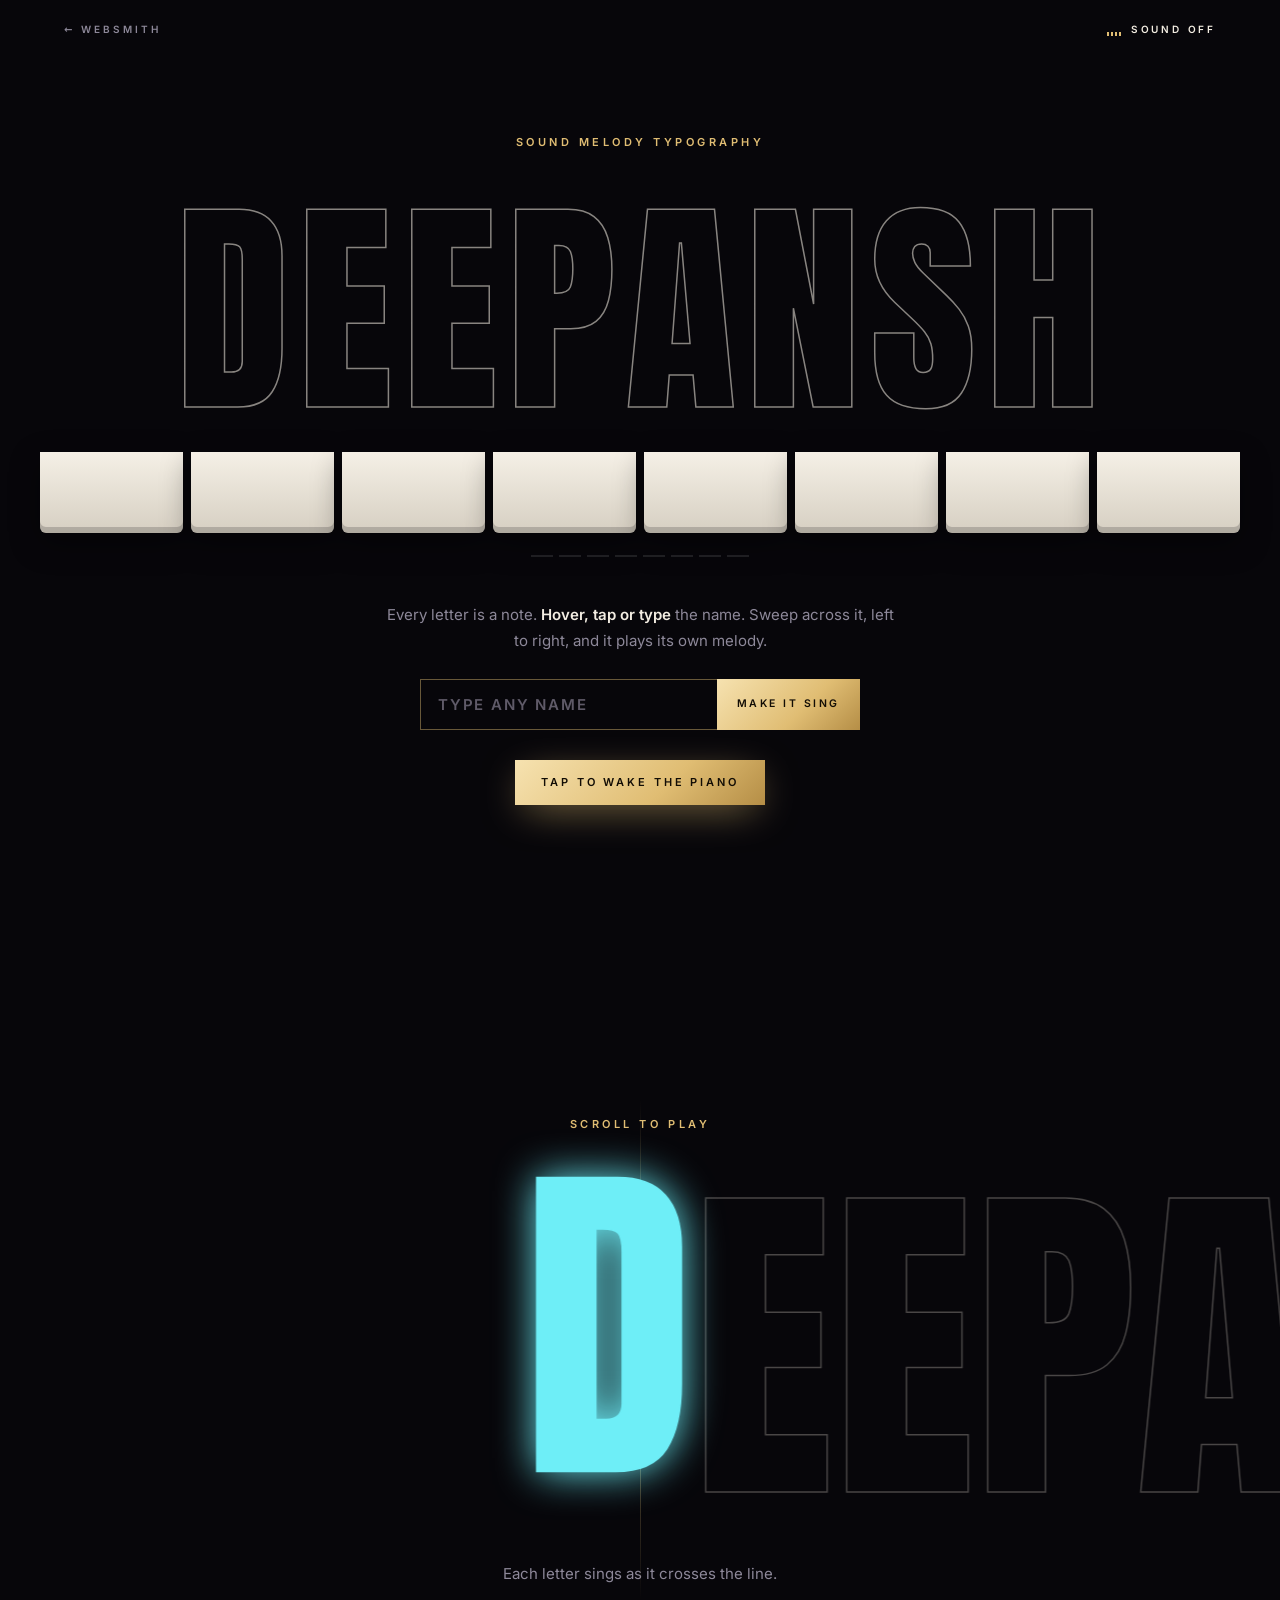
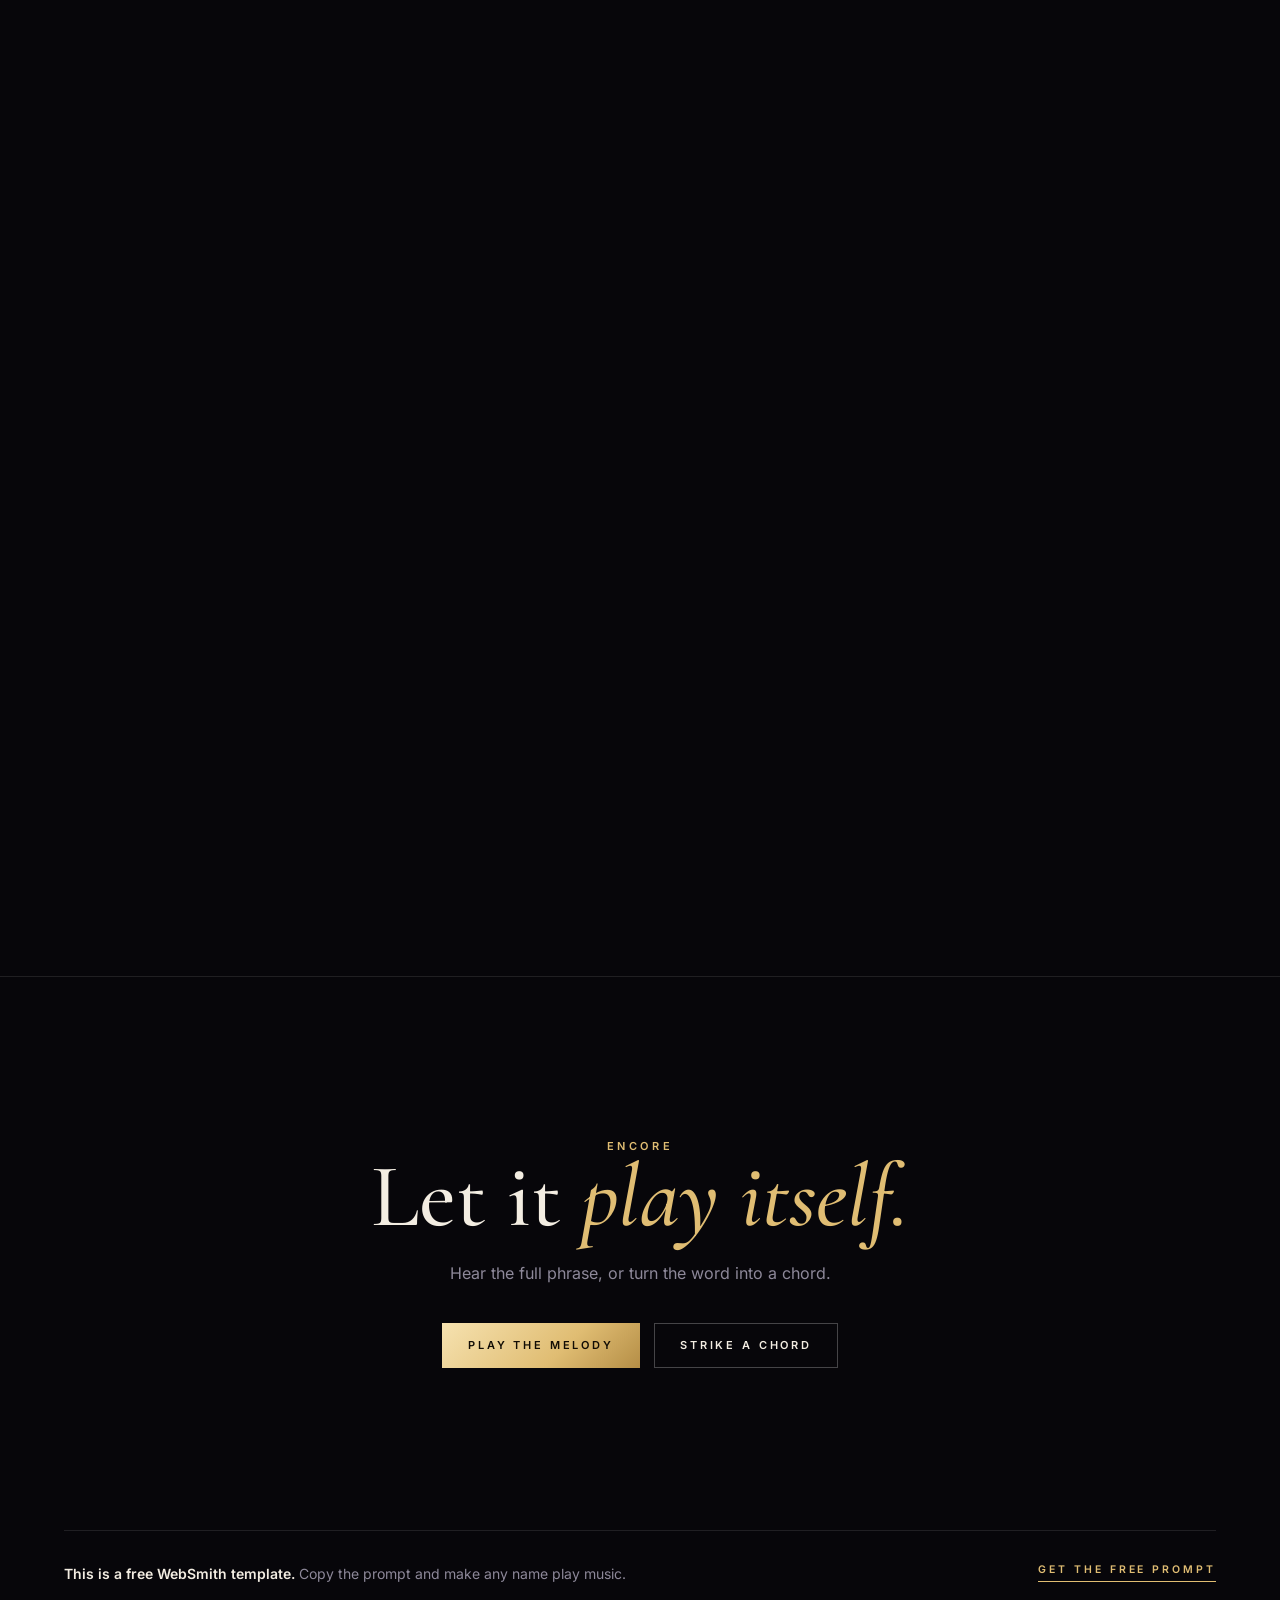
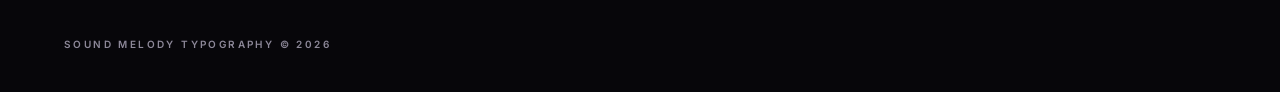
<file: websmith/project-3-sound-melody-typography/index.html>
<!DOCTYPE html>
<html lang="en">
<head>
<meta charset="utf-8">
<meta name="viewport" content="width=device-width,initial-scale=1,viewport-fit=cover">
<title>Sound Melody Typography | Your name, played as music</title>
<meta name="theme-color" content="#07060a">
<style>
@font-face{font-family:'Anton';font-weight:400;font-style:normal;font-display:swap;src:url([data-uri]) format('woff2')}
@font-face{font-family:'Cormorant Garamond';font-weight:500;font-style:italic;font-display:swap;src:url([data-uri]) format('woff2')}
@font-face{font-family:'Cormorant Garamond';font-weight:500;font-style:normal;font-display:swap;src:url([data-uri]) format('woff2')}
@font-face{font-family:'Inter';font-weight:400;font-style:normal;font-display:swap;src:url([data-uri]) format('woff2')}
@font-face{font-family:'Inter';font-weight:600;font-style:normal;font-display:swap;src:url([data-uri]) format('woff2')}

:root{--bg:#07060a;--ivory:#f3ede2;--gold:#e0bd73;--mut:#8d8899;--line:rgba(255,255,255,.1);--disp:'Anton','Impact',sans-serif;--serif:'Cormorant Garamond',serif;--sans:'Inter',system-ui,sans-serif}
*{box-sizing:border-box;margin:0;padding:0}
html{background:var(--bg)}
body{background:var(--bg);color:var(--ivory);font-family:var(--sans);overflow-x:hidden;-webkit-font-smoothing:antialiased;-webkit-tap-highlight-color:transparent}
a{color:inherit;text-decoration:none}
.lbl{font:600 11px/1.4 var(--sans);letter-spacing:.32em;text-transform:uppercase;color:var(--gold)}
header{position:fixed;left:0;right:0;top:0;z-index:20;display:flex;justify-content:space-between;align-items:center;padding:22px 5vw}
.back{font:600 10px/1 var(--sans);letter-spacing:.3em;text-transform:uppercase;color:var(--mut)}.back:hover{color:var(--gold)}
#snd{display:flex;align-items:center;gap:10px;background:none;border:0;color:var(--ivory);font:600 10px/1 var(--sans);letter-spacing:.28em;text-transform:uppercase;cursor:pointer}
#snd i{display:flex;gap:2px;align-items:flex-end;height:14px}#snd i b{width:2px;background:var(--gold);height:4px;transition:height .2s}
#snd.on i b{animation:eq .9s ease-in-out infinite}#snd.on i b:nth-child(2){animation-delay:.2s}#snd.on i b:nth-child(3){animation-delay:.4s}#snd.on i b:nth-child(4){animation-delay:.1s}
@keyframes eq{50%{height:14px}}
#bg{position:fixed;inset:0;z-index:0;pointer-events:none}
#bg i{position:absolute;border-radius:50%;filter:blur(80px);opacity:0;transition:opacity 1.2s}
main{position:relative;z-index:2}
#hero{min-height:100vh;display:flex;flex-direction:column;justify-content:center;align-items:center;text-align:center;padding:100px 3vw 60px;position:relative}
#hero .lbl{margin-bottom:5vh;transition:opacity .4s}
.word{display:flex;justify-content:center;flex-wrap:nowrap;font:400 120px/1 var(--disp);letter-spacing:.01em;user-select:none;touch-action:none;position:relative}
.k{position:relative;display:inline-block;padding:0 .015em;cursor:pointer;color:transparent;-webkit-text-stroke:1.5px rgba(243,237,226,.55);transition:transform .5s cubic-bezier(.2,.9,.2,1),color .6s,-webkit-text-stroke-color .6s,text-shadow .8s;will-change:transform}
.k.hit{transition:transform .08s,color .08s,text-shadow .1s;color:var(--c);-webkit-text-stroke-color:var(--c);transform:translateY(-.12em) scale(1.06);text-shadow:0 0 30px var(--c),0 0 80px var(--c)}
.k.lit{color:var(--ivory);-webkit-text-stroke-color:var(--ivory);text-shadow:0 0 24px rgba(255,255,255,.35)}
.keys{display:flex;justify-content:center;gap:.6vw;margin-top:3vh;width:min(1200px,94vw)}
.keys b{flex:1;height:clamp(40px,9vh,90px);background:linear-gradient(#f5f0e6,#d6cfc2);border-radius:0 0 6px 6px;box-shadow:inset 0 -6px 0 rgba(0,0,0,.18),0 10px 30px rgba(0,0,0,.4);transform-origin:top;transition:transform .35s cubic-bezier(.2,.9,.2,1),background .35s;cursor:pointer}
.keys b.dn{transform:perspective(300px) rotateX(-14deg) scaleY(.94);background:linear-gradient(var(--c),#fff);transition:transform .06s}
.hint{margin-top:5vh;color:var(--mut);font-size:15px;line-height:1.7;max-width:520px}
.hint b{color:var(--ivory);font-weight:600}
.prog{display:flex;gap:6px;justify-content:center;margin-top:22px}.prog i{width:22px;height:2px;background:var(--line);transition:background .3s}.prog i.on{background:var(--gold)}
.wake{margin-top:30px;display:inline-flex;align-items:center;gap:12px;background:linear-gradient(135deg,#f6e2b0,var(--gold) 60%,#b58e46);color:#120d05;border:0;padding:17px 26px;font:600 11px/1 var(--sans);letter-spacing:.26em;text-transform:uppercase;cursor:pointer;box-shadow:0 10px 40px -10px rgba(224,189,115,.7)}
.wake.gone{visibility:hidden;opacity:0}
.note{position:fixed;z-index:30;pointer-events:none;font:400 34px/1 serif;color:var(--c);text-shadow:0 0 16px var(--c);animation:fly 1.6s cubic-bezier(.2,.7,.3,1) forwards}
@keyframes fly{0%{opacity:0;transform:translate(-50%,0) scale(.5) rotate(0)}15%{opacity:1}100%{opacity:0;transform:translate(calc(-50% + var(--dx)),-180px) scale(1.2) rotate(var(--r))}}
.ring{position:fixed;z-index:29;pointer-events:none;width:20px;height:20px;margin:-10px 0 0 -10px;border-radius:50%;border:2px solid var(--c);animation:rg .9s ease-out forwards}
@keyframes rg{to{transform:scale(12);opacity:0}}
.done{position:absolute;left:50%;top:13vh;transform:translate(-50%,10px);opacity:0;transition:.6s;font:500 italic 30px/1 var(--serif);color:var(--gold);white-space:nowrap}
.done.on{opacity:1;transform:translate(-50%,0)}
.cust{display:flex;gap:0;margin-top:26px;box-shadow:inset 0 0 0 1px rgba(224,189,115,.45);max-width:min(440px,90vw);width:100%}
.cust input{flex:1;min-width:0;background:transparent;border:0;color:var(--ivory);font:600 15px/1 var(--sans);letter-spacing:.18em;text-transform:uppercase;padding:16px 18px;outline:0}
.cust input::placeholder{color:#5f5a68;letter-spacing:.12em}
.cust button{background:linear-gradient(135deg,#f6e2b0,var(--gold) 60%,#b58e46);color:#120d05;border:0;padding:0 20px;font:600 10.5px/1 var(--sans);letter-spacing:.24em;text-transform:uppercase;cursor:pointer;white-space:nowrap}
.word .gap{display:inline-block;width:.35em}
.keys i{width:2vw;flex:0 0 2vw}
/* scroll piano */
#roll{height:420vh;position:relative}
.rs{position:sticky;top:0;height:100vh;overflow:hidden;display:flex;flex-direction:column;justify-content:center}
.rs .lbl{text-align:center;margin-bottom:5vh}
.track{white-space:nowrap;font:400 clamp(90px,22vw,360px)/1 var(--disp);will-change:transform;user-select:none}
.track span{display:inline-block;color:transparent;-webkit-text-stroke:1.5px rgba(243,237,226,.28);transition:color .5s,-webkit-text-stroke-color .5s,text-shadow .6s,transform .5s}
.track span.on{color:var(--c);-webkit-text-stroke-color:var(--c);text-shadow:0 0 40px var(--c);transform:translateY(-.06em)}
.center{position:absolute;left:50%;top:22%;bottom:22%;width:1px;background:linear-gradient(transparent,var(--gold),transparent);opacity:.6}
.rs p{text-align:center;color:var(--mut);margin-top:5vh;font-size:15px}
/* play */
.play{padding:18vh 6vw;text-align:center;border-top:1px solid var(--line)}
.play h2{font:500 clamp(48px,7vw,110px)/.95 var(--serif)}.play h2 em{font-style:italic;color:var(--gold)}
.play p{color:var(--mut);max-width:500px;margin:20px auto 0;line-height:1.7}
.pbtns{display:flex;gap:14px;justify-content:center;margin-top:36px;flex-wrap:wrap}
.pb{background:transparent;color:var(--ivory);border:0;box-shadow:inset 0 0 0 1px rgba(255,255,255,.25);padding:17px 26px;font:600 11px/1 var(--sans);letter-spacing:.26em;text-transform:uppercase;cursor:pointer}
.pb:hover{box-shadow:inset 0 0 0 1px var(--gold);color:var(--gold)}
.pb.g{background:linear-gradient(135deg,#f6e2b0,var(--gold) 60%,#b58e46);color:#120d05;box-shadow:none}
.tpl{margin:0 5vw;padding:34px 0;border-top:1px solid var(--line);display:flex;justify-content:space-between;align-items:center;gap:20px;flex-wrap:wrap}
.tpl p{color:var(--mut);font-size:14px}.tpl p b{color:var(--ivory)}
.tpl a{font:600 10.5px/1 var(--sans);letter-spacing:.28em;text-transform:uppercase;color:var(--gold);border-bottom:1px solid var(--gold);padding-bottom:6px}
footer{padding:20px 5vw 40px;color:var(--mut);font:600 10px/1.6 var(--sans);letter-spacing:.24em;text-transform:uppercase}
@media(max-width:700px){.keys{gap:4px}.done{font-size:22px;top:11vh}}
</style>
</head>
<body>
<div id="bg"></div>
<header><a class="back" href="../index.html">&larr; WebSmith</a><button id="snd" aria-label="Toggle sound"><i><b></b><b></b><b></b><b></b></i><span>Sound off</span></button></header>
<main>
<section id="hero">
  <div class="lbl">Sound Melody Typography</div>
  <div class="done" id="done">Melody unlocked.</div>
  <div class="word" id="word"></div>
  <div class="keys" id="keys"></div>
  <div class="prog" id="prog"></div>
  <p class="hint">Every letter is a note. <b>Hover, tap or type</b> the name. Sweep across it, left to right, and it plays its own melody.</p>
  <form class="cust" id="cust" autocomplete="off"><input id="nm" maxlength="18" placeholder="Type any name" aria-label="Your name"><button type="submit">Make it sing</button></form>
  <button class="wake" id="wake">Tap to wake the piano</button>
</section>
<section id="roll"><div class="rs">
  <div class="lbl">Scroll to play</div>
  <div class="center"></div>
  <div class="track" id="track"></div>
  <p>Each letter sings as it crosses the line.</p>
</div></section>
<section class="play">
  <div class="lbl">Encore</div>
  <h2>Let it <em>play itself.</em></h2>
  <p>Hear the full phrase, or turn the word into a chord.</p>
  <div class="pbtns"><button class="pb g" id="auto">Play the melody</button><button class="pb" id="chord">Strike a chord</button></div>
</section>
</main>
<div class="tpl"><p><b>This is a free WebSmith template.</b> Copy the prompt and make any name play music.</p><a href="#prompt" data-prompt>Get the free prompt</a></div>
<footer>Sound Melody Typography &copy; <span id="yr"></span></footer>
<script>
function cleanName(v){return(v||'').toUpperCase().replace(/[^A-Z ]/g,'').replace(/\s+/g,' ').trim().slice(0,18)}
const qs=new URLSearchParams(location.search);let NAME=cleanName(qs.get('name'))||(()=>{try{return cleanName(localStorage.getItem('smt_name'))}catch(e){return''}})()||'DEEPANSH';
const LAD=[60,62,64,67,69,72,74,76,79,81,84,86,88];
function melody(n,seed){if(n<=1)return[72];const o=[];for(let i=0;i<n;i++){const t=i/(n-1);let k=Math.round(3+Math.sin(Math.PI*t*.85)*6+((seed.charCodeAt(i)||0)%3===0?1:0));if(i%3===2)k--;k=Math.max(0,Math.min(LAD.length-1,k));if(i&&LAD[k]===o[i-1])k=Math.min(LAD.length-1,k+1);o.push(LAD[k])}o[n-1]=o[n-2]===72?84:72;return o}
let WORD,NOTES;
const $=s=>document.querySelector(s),clamp=(x,a=0,b=1)=>Math.min(b,Math.max(a,x));
$('#yr').textContent=new Date().getFullYear();
const hue=m=>(((m-60)*22)%360+360)%360;
const colr=m=>`hsl(${(hue(m)+30)%360} 90% 70%)`;
/* ---------- piano synth (Web Audio) ---------- */
let AC=null,master=null,rev=null,soundOn=false;
function initAudio(){if(AC)return;AC=new (window.AudioContext||window.webkitAudioContext)();
  const comp=AC.createDynamicsCompressor();comp.threshold.value=-14;comp.ratio.value=4;comp.connect(AC.destination);
  master=AC.createGain();master.gain.value=.55;master.connect(comp);
  rev=AC.createConvolver();const len=AC.sampleRate*2.6,b=AC.createBuffer(2,len,AC.sampleRate);
  for(let c=0;c<2;c++){const d=b.getChannelData(c);for(let i=0;i<len;i++)d[i]=(Math.random()*2-1)*Math.pow(1-i/len,3.2)}
  rev.buffer=b;const rg=AC.createGain();rg.gain.value=.28;rev.connect(rg);rg.connect(comp)}
function setSound(on){soundOn=on;if(on){initAudio();AC.resume()}$('#snd').classList.toggle('on',on);$('#snd span').textContent=on?'Sound on':'Sound off';$('#wake').classList.toggle('gone',on)}
function piano(m,vel=.8,when=0){if(!soundOn||!AC)return;const t=AC.currentTime+when,f=440*Math.pow(2,(m-69)/12);
  const out=AC.createGain();out.gain.setValueAtTime(0,t);out.gain.linearRampToValueAtTime(vel*.5,t+.006);out.gain.exponentialRampToValueAtTime(vel*.18,t+.35);out.gain.exponentialRampToValueAtTime(.0008,t+2.8);
  const lp=AC.createBiquadFilter();lp.type='lowpass';lp.frequency.setValueAtTime(Math.min(16000,f*14),t);lp.frequency.exponentialRampToValueAtTime(Math.max(600,f*2.5),t+1.6);lp.Q.value=.4;
  lp.connect(out);out.connect(master);out.connect(rev);
  [[1,1,'triangle'],[2,.42,'sine'],[3,.2,'sine'],[4,.12,'sine'],[5,.06,'sine'],[1.002,.5,'sine']].forEach(([h,a,type])=>{const o=AC.createOscillator(),g=AC.createGain();o.type=type;o.frequency.value=f*h;g.gain.setValueAtTime(a,t);g.gain.exponentialRampToValueAtTime(.0005,t+2.6/Math.sqrt(h));o.connect(g);g.connect(lp);o.start(t);o.stop(t+3)});
  const n=AC.createBufferSource(),nb=AC.createBuffer(1,AC.sampleRate*.03,AC.sampleRate),nd=nb.getChannelData(0);for(let i=0;i<nd.length;i++)nd[i]=(Math.random()*2-1)*(1-i/nd.length);
  n.buffer=nb;const ng=AC.createGain();ng.gain.value=vel*.08;const hp=AC.createBiquadFilter();hp.type='highpass';hp.frequency.value=2500;n.connect(hp);hp.connect(ng);ng.connect(out);n.start(t)}
/* ---------- build letters + keys ---------- */
const word=$('#word'),keys=$('#keys'),prog=$('#prog'),bg=$('#bg');let L=[];
function buildWord(){if(typeof clearFin==='function')clearFin();WORD=NAME.replace(/ /g,'');NOTES=melody(WORD.length,NAME);word.innerHTML='';keys.innerHTML='';prog.innerHTML='';L=[];let li=0;
  [...NAME].forEach(ch=>{if(ch===' '){const g=document.createElement('span');g.className='gap';word.appendChild(g);const kg=document.createElement('i');keys.appendChild(kg);return}
    const i=li++,s=document.createElement('span');s.className='k';s.textContent=ch;s.style.setProperty('--c',colr(NOTES[i]));s.dataset.i=i;word.appendChild(s);
    const k=document.createElement('b');k.style.setProperty('--c',colr(NOTES[i]));k.dataset.i=i;keys.appendChild(k);prog.appendChild(document.createElement('i'));L.push({s,k})});
  fit();document.title=NAME+' | Sound Melody Typography';$('#nm').value='';$('#nm').placeholder='Type any name'}
function fit(){const n=NAME.length;const fs=Math.max(36,Math.min(230,innerWidth*.9/(n*.56),innerHeight*.3));word.style.fontSize=fs+'px';$('#track').style.fontSize=Math.min(360,innerWidth*.42,(screen.height||innerHeight)*.38)+'px';TW=0}
addEventListener('resize',fit);
for(let i=0;i<3;i++){const b=document.createElement('i');bg.appendChild(b)}
const glyphs=['♪','♫','♩','♬'];
let seq=[],lastT=0,lastI=-1;
function strike(i,x,y,vel=.8,silent,noSeq){if(!L[i])return;const {s,k}=L[i],m=NOTES[i],c=colr(m);
  if(!silent)piano(m,vel);
  s.classList.remove('hit');void s.offsetWidth;s.classList.add('hit');k.classList.add('dn');
  clearTimeout(s._t);s._t=setTimeout(()=>{s.classList.remove('hit');k.classList.remove('dn')},260);
  const r=s.getBoundingClientRect();x=x??r.left+r.width/2;y=y??r.top+r.height*.3;
  const n=document.createElement('span');n.className='note';n.textContent=glyphs[(Math.random()*4)|0];n.style.cssText=`left:${x}px;top:${y}px;--c:${c};--dx:${(Math.random()-.5)*120}px;--r:${(Math.random()-.5)*60}deg`;document.body.appendChild(n);setTimeout(()=>n.remove(),1700);
  const g=document.createElement('span');g.className='ring';g.style.cssText=`left:${x}px;top:${y}px;--c:${c}`;document.body.appendChild(g);setTimeout(()=>g.remove(),950);
  const b=bg.children[i%3];b.style.cssText=`left:${x-250}px;top:${y-250}px;width:500px;height:500px;background:${c};opacity:.22`;clearTimeout(b._t);b._t=setTimeout(()=>b.style.opacity=0,500);
  /* melody detection: only real user plays count */
  if(noSeq)return;const now=performance.now();
  if(i===0||(i===lastI+1&&now-lastT<2500))seq=i===0?[0]:seq.concat(i);else if(i!==lastI)seq=[];
  lastI=i;lastT=now;[...prog.children].forEach((p,j)=>p.classList.toggle('on',seq.includes(j)));
  if(seq.length===WORD.length){seq=[];setTimeout(finale,250)}}
let FT=[];function clearFin(){FT.forEach(clearTimeout);FT=[];$('#done').classList.remove('on');$('#hero .lbl').style.opacity=''}
function finale(){const chord=[60,64,67,71,74,79];chord.forEach((m,j)=>piano(m,.55,j*.06));const LL=L;$('#hero .lbl').style.opacity=0;
  LL.forEach(({s},i)=>FT.push(setTimeout(()=>{if(L!==LL)return;s.classList.add('lit');strike(i,undefined,undefined,0,true,true)},i*60)));
  $('#done').classList.add('on');FT.push(setTimeout(()=>{$('#done').classList.remove('on');$('#hero .lbl').style.opacity='';LL.forEach(({s})=>s.classList.remove('lit'));[...prog.children].forEach(p=>p.classList.remove('on'))},3200))}
/* pointer: hover on desktop, drag/sweep on touch */
let lastHover=-1;
function at(x,y){const e=document.elementFromPoint(x,y);if(!e)return-1;const t=e.closest('.k,.keys b');return t?+t.dataset.i:-1}
word.addEventListener('pointermove',e=>{const i=at(e.clientX,e.clientY);if(i>=0&&i!==lastHover){lastHover=i;strike(i,e.clientX,e.clientY)}});
word.addEventListener('pointerleave',()=>lastHover=-1);
keys.addEventListener('pointermove',e=>{const i=at(e.clientX,e.clientY);if(i>=0&&i!==lastHover){lastHover=i;strike(i,e.clientX,e.clientY)}});
keys.addEventListener('pointerleave',()=>lastHover=-1);
const tdown=e=>{if(!soundOn)setSound(true);const i=at(e.clientX,e.clientY);if(i>=0){lastHover=i;strike(i,e.clientX,e.clientY,.9)}};
word.addEventListener('pointerdown',tdown);keys.addEventListener('pointerdown',tdown);
addEventListener('touchmove',e=>{const t=e.touches[0],i=at(t.clientX,t.clientY);if(i>=0&&i!==lastHover){lastHover=i;strike(i,t.clientX,t.clientY);e.preventDefault()}},{passive:false});
/* keyboard: typing the word plays it in order */
let kp=0;addEventListener('keydown',e=>{if(document.activeElement&&document.activeElement.id==='nm')return;const ch=e.key.toUpperCase();if(ch.length!==1)return;
  let i=-1;if(WORD[kp]===ch)i=kp;else i=WORD.indexOf(ch);if(i<0)return;if(!soundOn)setSound(true);strike(i,undefined,undefined,.85);kp=(i+1)%WORD.length});
$('#snd').onclick=()=>setSound(!soundOn);$('#wake').onclick=()=>{setSound(true);piano(72,.6);piano(79,.5,.08)};
/* ---------- scroll piano ---------- */
const track=$('#track');let TR=[],TRN=[];
function buildTrack(){track.innerHTML='';TR=[];TRN=[];let li=0;[...NAME].forEach(ch=>{const s=document.createElement('span');if(ch===' '){s.innerHTML='&nbsp;';TRN.push(null)}else{s.textContent=ch;const m=NOTES[li++];s.style.setProperty('--c',colr(m));TRN.push(m)}track.appendChild(s);TR.push(s)});
  $('#roll').style.height=(140+NAME.length*28)+'vh';TW=0}
const roll=$('#roll');let rp=0;const played=new Set();
/* each letter plays once every time it crosses the line, scrolling down or up. Hysteresis stops jitter from re-triggering. */
let TH=[],SIDE=[],TW=0,armed=false;
function measure(){TW=track.scrollWidth;let x=0;TH=TR.map(s=>{const w=s.offsetWidth,c=(x+w/2)/TW;x+=w;return c});SIDE=[];armed=false}
function rollLoop(now){const r=roll.getBoundingClientRect(),p=clamp(-r.top/(r.height-innerHeight));rp+=(p-rp)*.18;
  if(!TW||track.scrollWidth!==TW)measure();
  track.style.transform=`translateX(${innerWidth*.5-rp*TW}px)`;
  const active=r.top<=2&&r.bottom>=innerHeight-2,cx=innerWidth/2,HY=Math.min(.012,.25/Math.max(1,TR.length));
  if(!armed){SIDE=TH.map(t=>rp>=t?1:0);TR.forEach((s,j)=>s.classList.toggle('on',TRN[j]!=null&&SIDE[j]===1));armed=true}
  TR.forEach((s,j)=>{if(TRN[j]==null)return;const t=TH[j];let flip=0;
    if(SIDE[j]===0&&rp>=t+HY){SIDE[j]=1;flip=1}else if(SIDE[j]===1&&rp<=t-HY){SIDE[j]=0;flip=-1}
    if(!flip)return;
    s.classList.toggle('on',SIDE[j]===1);
    if(active){piano(TRN[j],.7);s.classList.add('on');if(SIDE[j]===0)setTimeout(()=>{if(SIDE[j]===0)s.classList.remove('on')},350);
      const b=s.getBoundingClientRect(),n=document.createElement('span');n.className='note';n.textContent=glyphs[j%4];n.style.cssText=`left:${cx}px;top:${b.top+b.height*.2}px;--c:${colr(TRN[j])};--dx:${(Math.random()-.5)*100}px;--r:20deg`;document.body.appendChild(n);setTimeout(()=>n.remove(),1700)}});
  requestAnimationFrame(rollLoop)}
requestAnimationFrame(rollLoop);
buildWord();buildTrack();
$('#cust').addEventListener('submit',e=>{e.preventDefault();const v=cleanName($('#nm').value);if(!v)return;NAME=v;try{localStorage.setItem('smt_name',v)}catch(er){}const u=new URL(location.href);u.searchParams.set('name',v);history.replaceState(null,'',u);
  if(!soundOn)setSound(true);buildWord();buildTrack();kp=0;seq=[];L.forEach(({s},i)=>{s.style.opacity=0;s.style.transform='translateY(.4em)';FT.push(setTimeout(()=>{s.style.opacity='';s.style.transform='';strike(i,undefined,undefined,.7,false,true)},120+i*170))});$('#nm').blur()});
/* ---------- encore ---------- */
$('#auto').onclick=()=>{if(!soundOn)setSound(true);NOTES.forEach((m,i)=>setTimeout(()=>{window.scrollY>innerHeight*.6?piano(m,.8):strike(i,undefined,undefined,.8,false,true)},i*230));setTimeout(()=>{[60,64,67,72].forEach((m,j)=>piano(m,.5,j*.05))},NOTES.length*230+120)};
$('#chord').onclick=()=>{if(!soundOn)setSound(true);[48,60,64,67,71,74].forEach((m,j)=>piano(m,.55,j*.03))};
</script>




<!--WS-PROMPT-->
<style>
.wsp{position:fixed;inset:0;z-index:2147483000;background:rgba(4,4,6,.84);display:none;align-items:center;justify-content:center;padding:18px;backdrop-filter:blur(10px);-webkit-backdrop-filter:blur(10px);font-family:Inter,'Segoe UI',system-ui,sans-serif}
.wsp.on{display:flex}
.wsp .b{width:min(760px,100%);max-height:88vh;display:flex;flex-direction:column;background:#0e0e11;color:#f2efe8;box-shadow:inset 0 0 0 1px rgba(255,255,255,.12),0 40px 120px #000;text-align:left}
.wsp .h{display:flex;justify-content:space-between;align-items:flex-start;gap:20px;padding:26px 28px 18px;border-bottom:1px solid rgba(255,255,255,.1)}
.wsp .l{font:600 11px/1.4 Inter,sans-serif;letter-spacing:.3em;text-transform:uppercase;color:#e0bd73}
.wsp h3{font:600 26px/1.15 Inter,sans-serif;margin-top:10px;letter-spacing:0;text-transform:none}
.wsp .x{background:none;border:0;color:#9a978f;font-size:28px;line-height:1;cursor:pointer}
.wsp pre{flex:1;overflow:auto;margin:0;padding:22px 28px;font:13px/1.7 ui-monospace,SFMono-Regular,Menlo,Consolas,monospace;color:#d8d5cc;white-space:pre-wrap;word-break:break-word;background:none}
.wsp .f{display:flex;gap:10px;justify-content:flex-end;padding:16px 28px;border-top:1px solid rgba(255,255,255,.1);flex-wrap:wrap}
.wsp .f button{font:600 11px/1 Inter,sans-serif;letter-spacing:.2em;text-transform:uppercase;padding:16px 22px;border:0;cursor:pointer;border-radius:0}
.wsp .f .g{background:transparent;color:#f2efe8;box-shadow:inset 0 0 0 1px rgba(255,255,255,.25)}
.wsp .f .p{background:#e0bd73;color:#0b0906}
.wsp-t{position:fixed;left:50%;bottom:28px;transform:translate(-50%,30px);opacity:0;z-index:2147483001;background:#e0bd73;color:#0b0906;font:600 12px/1 Inter,sans-serif;letter-spacing:.16em;text-transform:uppercase;padding:14px 20px;transition:.35s;pointer-events:none}
.wsp-t.on{opacity:1;transform:translate(-50%,0)}
@media(max-width:600px){.wsp .h,.wsp pre,.wsp .f{padding-left:20px;padding-right:20px}.wsp .f button{flex:1}}
</style>
<div class="wsp" id="wsp" role="dialog" aria-modal="true"><div class="b">
 <div class="h"><div><div class="l">Free prompt</div><h3>Sound Melody Typography</h3></div><button class="x" data-wsp-x aria-label="Close">&times;</button></div>
 <pre id="wsp-pre"></pre>
 <div class="f"><button class="g" data-wsp-dl>Download .txt</button><button class="p" data-wsp-cp>Copy prompt</button></div>
</div></div><div class="wsp-t" id="wsp-t">Prompt copied</div>
<script>
(function(){
 /* always open at the top of the page */
 try{history.scrollRestoration='manual'}catch(e){}
 const top=()=>{if(!location.hash||location.hash==='#prompt')window.scrollTo(0,0)};top();addEventListener('load',top);addEventListener('pageshow',top);
 const TXT="Build me an interactive musical name page called \"Sound Melody Typography\" as ONE self-contained index.html file. Vanilla HTML, CSS and JavaScript only: no libraries, no audio files. Every sound is synthesised live with the Web Audio API.\n\nTHE IDEA\nAny name becomes a piano. The default name is DEEPANSH (replace with yours). Every letter is a key. Hover, tap or type a letter and it plays a note, glows in that note's colour and releases a floating music note. Sweep across the whole name from left to right and it plays a complete melody, then rewards you with a finale.\n\nNAME CUSTOMISER\n- Under the hint text, a slim input (\"Type any name\") with a gold \"Make it sing\" button.\n- On submit: keep only letters and single spaces, uppercase, max 18 characters. Save to localStorage and to the URL (?name=...) so the link can be shared. Rebuild the word, the keys, the progress dashes and the scroll section with no page reload, then reveal the new letters one by one, each playing its note.\n- One word shows as one word. Two words (e.g. DEEPANSH DEEP) show with a gap, and the gap gets no key. Never repeat the name to fill space.\n- Auto-size the letters to the name's length so they always fit on one line.\n\nDESIGN\n- Background #07060a. Ivory text #f3ede2. Gold accent #e0bd73. Muted text #8d8899.\n- The name: Anton (or another heavy condensed display face), uppercase, about 12vw, letters outlined in faint ivory (transparent fill, 1.5px stroke).\n- Under the name, one ivory piano key per letter in a row, with a soft bottom shadow.\n- Labels: Inter 600, 11px, uppercase, letter-spacing .32em, gold. Accent headings: Cormorant Garamond italic.\n\nSOUND ENGINE (Web Audio)\n- Create the AudioContext only after the first user gesture. Show a gold \"Tap to wake the piano\" button and a sound on/off toggle in the header with a small animated equaliser.\n- Chain: master gain to a compressor to the output, plus a convolver reverb built from a generated noise buffer with an exponential decay (about 2.5 s), mixed in at around 30%.\n- A piano note = a triangle oscillator at the fundamental plus sine partials at 2x, 3x, 4x and 5x with falling amplitudes, a slightly detuned copy for warmth, a lowpass filter that closes over 1.5 s, a fast attack (6 ms), a decay to sustain and a long exponential release, plus a tiny burst of high-passed noise for the hammer.\n- Generate the melody from the name's length: walk a C major pentatonic ladder (MIDI 60, 62, 64, 67, 69, 72, 74, 76, 79, 81, 84, 86, 88) along an arch (rise, then fall), dip one step on every third note, never repeat a note twice in a row, and end on 72 (or 84) so it always resolves. Nudge it slightly by each letter's character code, so different names sound different.\n\nINTERACTION\n- Hover (desktop), touch-drag (mobile) or type a letter: the letter jumps up, fills with its note colour (one hue per pitch), gets a strong glow, and its key presses down. A random music glyph rises and fades from the pointer, a ring ripples outward, and a large blurred colour bloom appears behind it for a moment.\n- Typing: keys follow the name in order, so typing the name plays its melody. Ignore typing while the name input is focused.\n- Sweep detection: if all the letters are played in order with less than 2.5 s between them, run a finale. Play a rolled chord, light every letter in a wave, and show \"Melody unlocked.\" in gold italic. One small progress dash per letter under the keys fill as the sequence builds.\n- Section 2, \"Scroll to play\" (sticky; height grows with the name length): the name, shown once, slides horizontally with scroll past a thin gold centre line. Each letter plays its note the moment it crosses the line, then lights up.\n- Section 3, \"Encore\": \"Play the melody\" button (auto-plays the phrase with the letters lighting) and \"Strike a chord\" button.\n\nTECHNICAL\n- Use pointer events plus a passive:false touchmove so finger sweeps work on phones.\n- No sound before a user gesture (browser rule). Never throw errors if audio is blocked.\n- Responsive down to 360px wide. Test at 1280x760 and 390x844.\n\nDeliver the complete file, ready to open in a browser.\n",ID='keys',m=document.getElementById('wsp'),pre=document.getElementById('wsp-pre');pre.textContent=TXT;
 const open=()=>{m.classList.add('on');document.documentElement.style.overflow='hidden'},close=()=>{m.classList.remove('on');document.documentElement.style.overflow=''};
 const toast=t=>{const e=document.getElementById('wsp-t');e.textContent=t;e.classList.add('on');clearTimeout(e._t);e._t=setTimeout(()=>e.classList.remove('on'),1800)};
 document.addEventListener('click',e=>{const a=e.target.closest('[data-prompt],a[href="#prompt"]');if(a){e.preventDefault();e.stopPropagation();open();return}
  if(e.target===m||e.target.closest('[data-wsp-x]'))close();
  if(e.target.closest('[data-wsp-cp]')){(navigator.clipboard?navigator.clipboard.writeText(TXT):Promise.reject()).then(()=>toast('Prompt copied')).catch(()=>{const r=document.createRange();r.selectNodeContents(pre);const s=getSelection();s.removeAllRanges();s.addRange(r);try{document.execCommand('copy');toast('Prompt copied')}catch(er){toast('Select and copy the text')}})}
  if(e.target.closest('[data-wsp-dl]')){const b=new Blob([TXT],{type:'text/plain'}),a2=document.createElement('a');a2.href=URL.createObjectURL(b);a2.download=ID+'-prompt.txt';a2.click();setTimeout(()=>URL.revokeObjectURL(a2.href),1000)}},true);
 addEventListener('keydown',e=>{if(e.key==='Escape')close()});
})();
</script>
<!--/WS-PROMPT-->
</body>
</html>
</file>
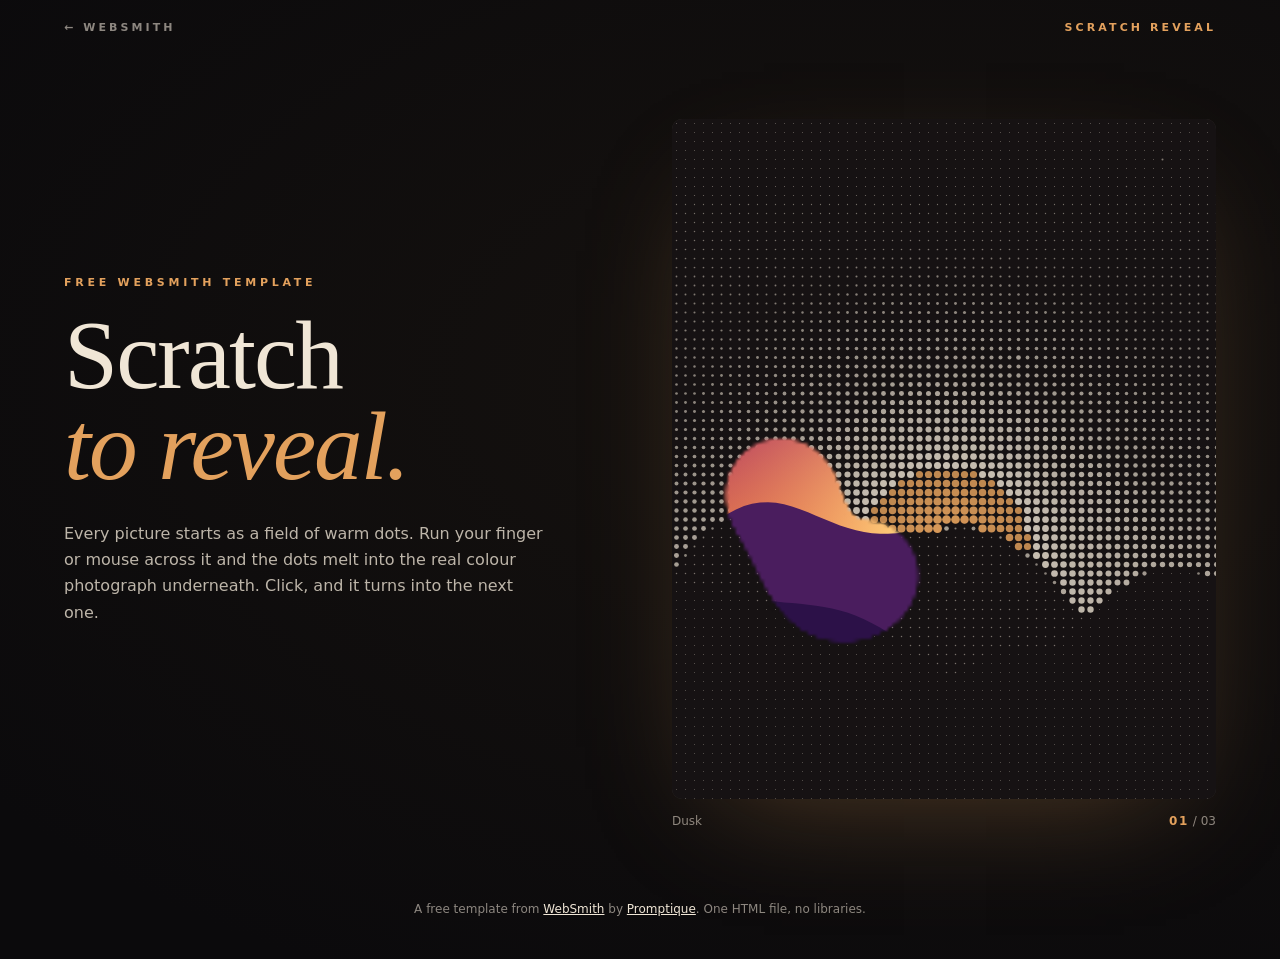
<file: websmith/project-4-scratch-reveal/index.html>
<!doctype html>
<html lang="en">
<head>
<meta charset="utf-8">
<meta name="viewport" content="width=device-width,initial-scale=1">
<title>Scratch Reveal | Free WebSmith template</title>
<meta name="description" content="A dotted halftone picture that turns to full colour wherever you scratch it. Click to change the picture. One HTML file, no libraries. Free template with the prompt included.">
<link rel="canonical" href="https://promptique.github.io/websmith/project-4-scratch-reveal/">
<meta name="theme-color" content="#0b0a0c">
<meta property="og:type" content="website">
<meta property="og:title" content="Scratch Reveal | Free WebSmith template">
<meta property="og:description" content="A dotted halftone picture that turns to full colour wherever you scratch it. Click to change the picture.">
<meta property="og:url" content="https://promptique.github.io/websmith/project-4-scratch-reveal/">
<meta property="og:image" content="https://promptique.github.io/websmith/assets/t4.jpg">
<meta name="twitter:card" content="summary_large_image">
<style>
:root{--bg:#0b0a0c;--ink:#f0e6d6;--hot:#e3a15d;--mut:#8d8780;--line:rgba(240,230,214,.14);--serif:Georgia,'Times New Roman',serif;--sans:system-ui,-apple-system,'Segoe UI',Roboto,sans-serif}
*{box-sizing:border-box}html{background:var(--bg)}
body{margin:0;min-height:100svh;background:radial-gradient(90% 70% at 70% 40%,#16120f,var(--bg));color:var(--ink);font-family:var(--sans);overflow-x:clip;-webkit-font-smoothing:antialiased}
a{color:inherit}
header{position:absolute;inset:0 0 auto;display:flex;justify-content:space-between;align-items:center;padding:22px clamp(20px,5vw,64px);z-index:3;font:600 11px/1 var(--sans);letter-spacing:.28em;text-transform:uppercase}
header a{text-decoration:none;color:var(--mut)}header a:hover{color:var(--hot)}
.hero{min-height:100svh;display:grid;grid-template-columns:minmax(0,1fr) minmax(0,1fr);align-items:center;gap:clamp(24px,5vw,80px);padding:96px clamp(20px,5vw,64px) 48px;max-width:1400px;margin:0 auto}
.k{margin:0 0 22px;font:600 11px/1 var(--sans);letter-spacing:.34em;text-transform:uppercase;color:var(--hot)}
h1{margin:0;font:400 clamp(46px,7.6vw,118px)/.94 var(--serif);letter-spacing:-.02em}
h1 em{display:block;color:var(--hot);font-style:italic}
.lead{margin:28px 0 0;max-width:30em;color:#bdb5a9;font-size:clamp(15px,1.25vw,18px);line-height:1.65}
.hint{margin:34px 0 0;display:flex;align-items:center;gap:14px;font:600 11px/1 var(--sans);letter-spacing:.26em;text-transform:uppercase;color:var(--mut);transition:opacity .6s}
.hint i{width:34px;height:1px;background:var(--hot);display:block}
.hint.gone{opacity:0}
figure{margin:0;justify-self:center;width:min(100%,calc(78svh*.8))}
#frame{position:relative;aspect-ratio:4/5;border-radius:10px;overflow:hidden;background:#161213;box-shadow:0 40px 120px -50px rgba(227,161,93,.35),inset 0 0 0 1px var(--line);cursor:crosshair}
#c{position:absolute;inset:0;width:100%;height:100%;display:block;touch-action:pan-y}
figcaption{display:flex;justify-content:space-between;gap:12px;margin-top:14px;font:500 12px/1.4 var(--sans);color:var(--mut)}
figcaption b{color:var(--hot);font-weight:700;letter-spacing:.14em}
footer{padding:0 clamp(20px,5vw,64px) 40px;text-align:center;font:500 12px/1.6 var(--sans);color:var(--mut)}
footer a{color:var(--ink)}
@media(max-width:860px){.hero{grid-template-columns:1fr;padding-top:84px}figure{width:min(100%,520px)}h1{font-size:clamp(44px,13vw,80px)}}
@media(prefers-reduced-motion:reduce){*{transition:none!important}}
</style>
</head>
<body>
<header><a href="../index.html#templates">&larr; WebSmith</a><span style="color:var(--hot)" data-brand>Scratch Reveal</span></header>
<section class="hero">
  <div>
    <p class="k" data-kicker>Free WebSmith template</p>
    <h1 data-title>Scratch<em>to reveal.</em></h1>
    <p class="lead" data-lead>Every picture starts as a field of warm dots. Run your finger or mouse across it and the dots melt into the real colour photograph underneath. Click, and it turns into the next one.</p>
    <p class="hint" id="hint"><i></i><span>Scratch the picture &middot; Click to change it</span></p>
  </div>
  <figure>
    <div id="frame"><canvas id="c" aria-label="A halftone picture. Scratch it to reveal the colour photograph, click to change picture." role="img"></canvas></div>
    <figcaption><span id="cap"></span><span><b id="idx">01</b> / <span id="tot">03</span></span></figcaption>
  </figure>
</section>
<footer>A free template from <a href="../index.html">WebSmith</a> by <a href="/">Promptique</a>. One HTML file, no libraries.</footer>

<script>
/* ======================= EDIT THESE ======================= */
const CONFIG={
  title:['Scratch','to reveal.'],            // headline, two lines
  kicker:'Free WebSmith template',
  lead:'Every picture starts as a field of warm dots. Run your finger or mouse across it and the dots melt into the real colour photograph underneath. Click, and it turns into the next one.',
  /* Your pictures. Put image file paths in src (for example 'me.jpg'). Leave src empty to use the built-in demo art. */
  photos:[
    {src:'',caption:'Dusk',art:'dusk'},
    {src:'',caption:'Aurora',art:'aurora'},
    {src:'',caption:'Ember',art:'ember'}
  ],
  ink:'#f0e6d6',        // normal dots
  hot:'#e3a15d',        // brightest dots
  bg:'#161213',         // picture background behind the dots
  changeEvery:9000,     // ms between automatic changes
  heal:8800,            // ms for a scratch to close again
  brush:.13             // scratch size as a share of the picture width
};
/* ========================================================== */
const $=s=>document.querySelector(s);
const reduce=matchMedia('(prefers-reduced-motion: reduce)').matches;
document.querySelector('[data-title]').innerHTML=CONFIG.title[0]+'<em>'+CONFIG.title[1]+'</em>';
document.querySelector('[data-kicker]').textContent=CONFIG.kicker;
document.querySelector('[data-lead]').textContent=CONFIG.lead;
document.documentElement.style.setProperty('--hot',CONFIG.hot);

const cv=$('#c'),ctx=cv.getContext('2d'),frame=$('#frame');
const N=CONFIG.photos.length;$('#tot').textContent=String(N).padStart(2,'0');
let W=0,H=0,dpr=1,cell=0,cols=0,rows=0;
const full=[],tone=[],imgs=[];
const GOO=4,goo=document.createElement('canvas'),gx=goo.getContext('2d',{willReadFrequently:true});
const gooOut=document.createElement('canvas'),gox=gooOut.getContext('2d');
const layer=document.createElement('canvas'),lx=layer.getContext('2d');
const trail=[];let cur=0,from=0,morph=1,lastChange=performance.now(),visible=true,pointerDown=false,downAt=null;

/* ---------- demo art, drawn with code so the template works with no image files ---------- */
function art(kind,w,h){
  const c=document.createElement('canvas');c.width=w;c.height=h;const x=c.getContext('2d');
  const rnd=(()=>{let s=kind.length*9301+49297;return()=>((s=(s*9301+49297)%233280)/233280)})();
  if(kind==='dusk'){
    let g=x.createLinearGradient(0,0,0,h);g.addColorStop(0,'#1b1147');g.addColorStop(.45,'#a3306b');g.addColorStop(.72,'#f08a3c');g.addColorStop(1,'#ffd36e');x.fillStyle=g;x.fillRect(0,0,w,h);
    for(let i=0;i<90;i++){x.fillStyle=`rgba(255,255,255,${rnd()*.8})`;x.fillRect(rnd()*w,rnd()*h*.45,1.5,1.5)}
    const sx=w*.5,sy=h*.62;g=x.createRadialGradient(sx,sy,0,sx,sy,w*.55);g.addColorStop(0,'rgba(255,250,210,1)');g.addColorStop(.18,'rgba(255,205,120,.95)');g.addColorStop(1,'rgba(255,120,60,0)');x.fillStyle=g;x.fillRect(0,0,w,h);
    [['#4a1d5e',.66,.09],['#2c1148',.74,.07],['#150a2b',.84,.05]].forEach(([col,base,amp],k)=>{x.fillStyle=col;x.beginPath();x.moveTo(0,h);for(let px=0;px<=w;px+=8)x.lineTo(px,h*base-Math.sin(px/w*(5+k*2)+k)*h*amp-Math.sin(px/w*13+k*3)*h*amp*.4);x.lineTo(w,h);x.fill()});
  }else if(kind==='aurora'){
    let g=x.createLinearGradient(0,0,0,h);g.addColorStop(0,'#03101f');g.addColorStop(1,'#0a2a3a');x.fillStyle=g;x.fillRect(0,0,w,h);
    for(let i=0;i<110;i++){x.fillStyle=`rgba(255,255,255,${rnd()*.9})`;x.fillRect(rnd()*w,rnd()*h*.7,1.6,1.6)}
    x.globalCompositeOperation='lighter';
    [['rgba(60,255,170,.55)',.34],['rgba(80,170,255,.4)',.42],['rgba(190,90,255,.4)',.28]].forEach(([col,y0],k)=>{for(let s=0;s<44;s++){x.strokeStyle=col.replace(/[\d.]+\)$/,(.045+s*.0016)+')');x.lineWidth=h*.012;x.beginPath();for(let px=0;px<=w;px+=10){const yy=h*y0+Math.sin(px/w*6+k*1.7)*h*.07+Math.sin(px/w*15+k)*h*.025+s*h*.0075;px?x.lineTo(px,yy):x.moveTo(px,yy)}x.stroke()}});
    x.globalCompositeOperation='source-over';x.fillStyle='#020a12';x.fillRect(0,h*.9,w,h);
    for(let i=0;i<26;i++){const px=rnd()*w,ph=h*(.08+rnd()*.12),pw=ph*.28;x.beginPath();x.moveTo(px,h*.9);x.lineTo(px-pw,h*.9);x.lineTo(px,h*.9-ph);x.lineTo(px+pw,h*.9);x.fill()}
  }else{
    let g=x.createLinearGradient(0,0,0,h);g.addColorStop(0,'#1a0505');g.addColorStop(1,'#4a0d0d');x.fillStyle=g;x.fillRect(0,0,w,h);
    const cx=w*.5,cy=h*.46;g=x.createRadialGradient(cx,cy,0,cx,cy,w*.62);g.addColorStop(0,'#fff6c8');g.addColorStop(.2,'#ffb02e');g.addColorStop(.5,'#e8431a');g.addColorStop(1,'rgba(120,10,10,0)');x.fillStyle=g;x.fillRect(0,0,w,h);
    for(let r=1;r<=6;r++){x.strokeStyle=`rgba(255,220,150,${.5-r*.06})`;x.lineWidth=2;x.beginPath();x.arc(cx,cy,w*(.1+r*.07),0,6.283);x.stroke()}
    for(let i=0;i<150;i++){const a=rnd()*6.283,d=w*(.1+rnd()*.55);x.fillStyle=`rgba(255,${150+rnd()*100|0},60,${.3+rnd()*.7})`;x.beginPath();x.arc(cx+Math.cos(a)*d,cy+Math.sin(a)*d*1.2,1+rnd()*3.4,0,6.283);x.fill()}
  }
  return c;
}
function cover(img,w,h){const c=document.createElement('canvas');c.width=w;c.height=h;const x=c.getContext('2d'),s=Math.max(w/img.naturalWidth,h/img.naturalHeight);x.drawImage(img,(w-img.naturalWidth*s)/2,(h-img.naturalHeight*s)*.35,img.naturalWidth*s,img.naturalHeight*s);return c}

/* ---------- sizing and preparing each picture ---------- */
function size(){
  const r=frame.getBoundingClientRect();if(!r.width)return false;
  dpr=Math.min(devicePixelRatio||1,2);W=Math.round(r.width*dpr);H=Math.round(r.height*dpr);
  cv.width=layer.width=W;cv.height=layer.height=H;
  goo.width=gooOut.width=Math.max(8,Math.ceil(r.width/GOO));goo.height=gooOut.height=Math.max(8,Math.ceil(r.height/GOO));
  cell=Math.max(5,Math.round(r.width/60))*dpr;cols=Math.ceil(W/cell);rows=Math.ceil(H/cell);
  CONFIG.photos.forEach((p,i)=>{tone[i]=null;full[i]=null});
  return true;
}
function prepare(i){
  if(tone[i])return true;
  const p=CONFIG.photos[i];let f;
  if(p.src){const im=imgs[i];if(!im||!im.complete||!im.naturalWidth)return false;f=cover(im,W,H)}else f=art(p.art||'dusk',W,H);
  const s=document.createElement('canvas');s.width=cols;s.height=rows;const sx=s.getContext('2d');sx.drawImage(f,0,0,cols,rows);
  const d=sx.getImageData(0,0,cols,rows).data,t=new Float32Array(cols*rows);
  for(let k=0;k<cols*rows;k++)t[k]=Math.pow((.299*d[k*4]+.587*d[k*4+1]+.114*d[k*4+2])/255,1.15);
  tone[i]=t;full[i]=f;return true;
}
CONFIG.photos.forEach((p,i)=>{if(p.src){const im=new Image();im.src=p.src;imgs[i]=im}});

/* ---------- drawing ---------- */
function drawDots(){
  const A=tone[cur],B=tone[from];if(!A)return;
  ctx.fillStyle=CONFIG.bg;ctx.fillRect(0,0,W,H);
  for(let y=0;y<rows;y++)for(let x=0;x<cols;x++){
    const k=y*cols+x;let v=A[k];
    if(morph<1&&B){const delay=((x/cols)*.55+(y/rows)*.45)*.6,p=Math.max(0,Math.min(1,(morph-delay)/.4)),e=p*p*(3-2*p);v=B[k]+(A[k]-B[k])*e;v*=1+Math.sin(e*Math.PI)*.35}
    if(v<.04)continue;
    ctx.fillStyle=v>.72?CONFIG.hot:CONFIG.ink;ctx.globalAlpha=Math.min(1,.35+v*.65);
    ctx.beginPath();ctx.arc(x*cell+cell/2,y*cell+cell/2,Math.max(.5,Math.min(v,1.1)*cell*.55),0,6.283);ctx.fill();
  }
  ctx.globalAlpha=1;
}
function drawReveal(now){
  /* soft blobs along the scratch, drawn small; they shrink as they age and merge like drops of water */
  gx.clearRect(0,0,goo.width,goo.height);let any=false;
  for(let i=trail.length-1;i>=0;i--){
    const t=trail[i],age=(now-t.t)/CONFIG.heal;if(age>=1){trail.splice(i,1);continue}
    const k=1-age*age,r=t.r*k/GOO;if(r<.6)continue;any=true;
    const g=gx.createRadialGradient(t.x/GOO,t.y/GOO,0,t.x/GOO,t.y/GOO,r);g.addColorStop(0,'rgba(0,0,0,1)');g.addColorStop(.55,'rgba(0,0,0,.8)');g.addColorStop(1,'rgba(0,0,0,0)');
    gx.fillStyle=g;gx.beginPath();gx.arc(t.x/GOO,t.y/GOO,r,0,6.283);gx.fill();
  }
  if(!any||!full[cur])return;
  /* turn the soft shape into a crisp, slightly wobbling edge */
  const im=gx.getImageData(0,0,goo.width,goo.height),d=im.data;
  for(let i=3;i<d.length;i+=4){const a=d[i]/255,e=Math.max(0,Math.min(1,(a-.38)/.2));d[i]=e*e*(3-2*e)*255;d[i-3]=d[i-2]=d[i-1]=0}
  gox.putImageData(im,0,0);
  lx.globalCompositeOperation='source-over';lx.clearRect(0,0,W,H);lx.drawImage(full[cur],0,0);
  lx.globalCompositeOperation='destination-in';lx.imageSmoothingEnabled=true;lx.imageSmoothingQuality='high';lx.drawImage(gooOut,0,0,W,H);
  lx.globalCompositeOperation='source-over';ctx.drawImage(layer,0,0);
}

/* ---------- changing picture ---------- */
function go(to){
  if(N<2)return;from=cur;cur=to%N;morph=0;lastChange=performance.now();
  $('#cap').textContent=CONFIG.photos[cur].caption;$('#idx').textContent=String(cur+1).padStart(2,'0');
}

/* ---------- input ---------- */
function pos(e){const r=cv.getBoundingClientRect();return{x:(e.clientX-r.left)*dpr,y:(e.clientY-r.top)*dpr}}
let lastPt=null;
function scratch(p,now,power=1){
  const R=CONFIG.brush*W*power;
  if(lastPt){const dx=p.x-lastPt.x,dy=p.y-lastPt.y,dist=Math.hypot(dx,dy),n=Math.max(1,Math.ceil(dist/(R*.35)));for(let i=1;i<=n;i++)trail.push({x:lastPt.x+dx*i/n,y:lastPt.y+dy*i/n,r:R,t:now})}
  else trail.push({x:p.x,y:p.y,r:R,t:now});
  lastPt=p;if(trail.length>260)trail.splice(0,trail.length-260);
  $('#hint').classList.add('gone');
}
cv.addEventListener('pointermove',e=>{scratch(pos(e),performance.now())},{passive:true});
cv.addEventListener('pointerleave',()=>{lastPt=null});
cv.addEventListener('pointerdown',e=>{pointerDown=true;downAt={x:e.clientX,y:e.clientY,t:performance.now()};lastPt=null;scratch(pos(e),performance.now(),1.2)});
cv.addEventListener('pointerup',e=>{
  if(downAt&&Math.hypot(e.clientX-downAt.x,e.clientY-downAt.y)<8&&performance.now()-downAt.t<450)go(cur+1);
  pointerDown=false;downAt=null;lastPt=null;
});
document.addEventListener('visibilitychange',()=>{visible=!document.hidden});
new IntersectionObserver(es=>{visible=es[0].isIntersecting&&!document.hidden}).observe(frame);

/* a first, scripted scratch so people see what to do */
function demo(){
  if(reduce)return;const t0=performance.now();let last=null;
  (function step(now){
    const p=(now-t0)/2200;if(p>1){lastPt=null;return}
    const x=W*(.2+.6*p),y=H*(.55+Math.sin(p*6.283*1.2)*.16-p*.12);scratch({x,y},now,.9);requestAnimationFrame(step)
  })(performance.now());
}

/* ---------- loop ---------- */
let rt=0;
function frameLoop(now){
  requestAnimationFrame(frameLoop);if(!visible||!W)return;
  if(!prepare(cur)){return}
  if(morph<1){prepare(from);morph=Math.min(1,morph+(now-(frameLoop.l||now))/1500)}
  frameLoop.l=now;
  if(N>1&&!reduce&&now-lastChange>CONFIG.changeEvery&&!trail.length&&morph>=1&&!pointerDown)go(cur+1);
  drawDots();drawReveal(now);
}
function boot(){if(!size()){requestAnimationFrame(boot);return}
  $('#cap').textContent=CONFIG.photos[0].caption;requestAnimationFrame(frameLoop);setTimeout(demo,900)}
let rz;addEventListener('resize',()=>{clearTimeout(rz);rz=setTimeout(size,150)});
boot();
</script>
</body>
</html>
</file>
<file: _pq/index.B5ZnvH2v.css>
@font-face{font-family:"Instrument Serif";font-style:normal;font-display:swap;font-weight:400;src:url(/_pq/instrument-serif-latin-ext-400-normal.C2je3j2s.woff2) format("woff2"),url(/_pq/instrument-serif-latin-ext-400-normal.CFCUzsTy.woff) format("woff");unicode-range:U+0100-02BA,U+02BD-02C5,U+02C7-02CC,U+02CE-02D7,U+02DD-02FF,U+0304,U+0308,U+0329,U+1D00-1DBF,U+1E00-1E9F,U+1EF2-1EFF,U+2020,U+20A0-20AB,U+20AD-20C0,U+2113,U+2C60-2C7F,U+A720-A7FF}@font-face{font-family:"Instrument Serif";font-style:normal;font-display:swap;font-weight:400;src:url(/_pq/instrument-serif-latin-400-normal.DnYpCC2O.woff2) format("woff2"),url(/_pq/instrument-serif-latin-400-normal.BVbkICAY.woff) format("woff");unicode-range:U+0000-00FF,U+0131,U+0152-0153,U+02BB-02BC,U+02C6,U+02DA,U+02DC,U+0304,U+0308,U+0329,U+2000-206F,U+20AC,U+2122,U+2191,U+2193,U+2212,U+2215,U+FEFF,U+FFFD}@font-face{font-family:"Instrument Serif";font-style:italic;font-display:swap;font-weight:400;src:url(/_pq/instrument-serif-latin-ext-400-italic.C9HzH3YL.woff2) format("woff2"),url(/_pq/instrument-serif-latin-ext-400-italic.D7-lnxEk.woff) format("woff");unicode-range:U+0100-02BA,U+02BD-02C5,U+02C7-02CC,U+02CE-02D7,U+02DD-02FF,U+0304,U+0308,U+0329,U+1D00-1DBF,U+1E00-1E9F,U+1EF2-1EFF,U+2020,U+20A0-20AB,U+20AD-20C0,U+2113,U+2C60-2C7F,U+A720-A7FF}@font-face{font-family:"Instrument Serif";font-style:italic;font-display:swap;font-weight:400;src:url(/_pq/instrument-serif-latin-400-italic.DKMiL14s.woff2) format("woff2"),url(/_pq/instrument-serif-latin-400-italic.u__WvvIK.woff) format("woff");unicode-range:U+0000-00FF,U+0131,U+0152-0153,U+02BB-02BC,U+02C6,U+02DA,U+02DC,U+0304,U+0308,U+0329,U+2000-206F,U+20AC,U+2122,U+2191,U+2193,U+2212,U+2215,U+FEFF,U+FFFD}@font-face{font-family:Inter Variable;font-style:normal;font-display:swap;font-weight:100 900;src:url(/_pq/inter-cyrillic-ext-wght-normal.BOeWTOD4.woff2) format("woff2-variations");unicode-range:U+0460-052F,U+1C80-1C8A,U+20B4,U+2DE0-2DFF,U+A640-A69F,U+FE2E-FE2F}@font-face{font-family:Inter Variable;font-style:normal;font-display:swap;font-weight:100 900;src:url(/_pq/inter-cyrillic-wght-normal.DqGufNeO.woff2) format("woff2-variations");unicode-range:U+0301,U+0400-045F,U+0490-0491,U+04B0-04B1,U+2116}@font-face{font-family:Inter Variable;font-style:normal;font-display:swap;font-weight:100 900;src:url(/_pq/inter-greek-ext-wght-normal.DlzME5K_.woff2) format("woff2-variations");unicode-range:U+1F00-1FFF}@font-face{font-family:Inter Variable;font-style:normal;font-display:swap;font-weight:100 900;src:url(/_pq/inter-greek-wght-normal.CkhJZR-_.woff2) format("woff2-variations");unicode-range:U+0370-0377,U+037A-037F,U+0384-038A,U+038C,U+038E-03A1,U+03A3-03FF}@font-face{font-family:Inter Variable;font-style:normal;font-display:swap;font-weight:100 900;src:url(/_pq/inter-vietnamese-wght-normal.CBcvBZtf.woff2) format("woff2-variations");unicode-range:U+0102-0103,U+0110-0111,U+0128-0129,U+0168-0169,U+01A0-01A1,U+01AF-01B0,U+0300-0301,U+0303-0304,U+0308-0309,U+0323,U+0329,U+1EA0-1EF9,U+20AB}@font-face{font-family:Inter Variable;font-style:normal;font-display:swap;font-weight:100 900;src:url(/_pq/inter-latin-ext-wght-normal.DO1Apj_S.woff2) format("woff2-variations");unicode-range:U+0100-02BA,U+02BD-02C5,U+02C7-02CC,U+02CE-02D7,U+02DD-02FF,U+0304,U+0308,U+0329,U+1D00-1DBF,U+1E00-1E9F,U+1EF2-1EFF,U+2020,U+20A0-20AB,U+20AD-20C0,U+2113,U+2C60-2C7F,U+A720-A7FF}@font-face{font-family:Inter Variable;font-style:normal;font-display:swap;font-weight:100 900;src:url(/_pq/inter-latin-wght-normal.Dx4kXJAl.woff2) format("woff2-variations");unicode-range:U+0000-00FF,U+0131,U+0152-0153,U+02BB-02BC,U+02C6,U+02DA,U+02DC,U+0304,U+0308,U+0329,U+2000-206F,U+20AC,U+2122,U+2191,U+2193,U+2212,U+2215,U+FEFF,U+FFFD}:root{--bg: #05060a;--bg2: #0a0d18;--cobalt: #2a4dff;--cobalt-l: #8aa2ff;--cobalt-d: #0f1f73;--lime: #cdf53a;--ink: #eef0f6;--dim: #8b90a3;--line: rgba(255,255,255,.09);--line2: rgba(138,162,255,.22);--serif: "Instrument Serif", "Times New Roman", serif;--sans: "Inter Variable", "Inter", system-ui, sans-serif;--ease: cubic-bezier(.2,.75,.2,1);--pad: clamp(1.25rem, 4.5vw, 4.5rem);--max: 82rem;color-scheme:dark}*,*:before,*:after{box-sizing:border-box}html{scroll-behavior:smooth;-webkit-text-size-adjust:100%;background:var(--bg)}body{margin:0;background:var(--bg);color:var(--ink);font:400 1rem/1.7 var(--sans);overflow-x:clip;-webkit-font-smoothing:antialiased}::selection{background:var(--lime);color:#05060a}a{color:inherit}img{display:block;max-width:100%;height:auto}.sr{position:absolute;width:1px;height:1px;overflow:hidden;clip:rect(0 0 0 0);white-space:nowrap}.skip{position:absolute;left:1rem;top:-4rem;z-index:99;background:var(--lime);color:#05060a;padding:.6rem 1rem}.skip:focus{top:1rem}:focus-visible{outline:1.5px solid var(--lime);outline-offset:4px}.eyebrow{margin:0;font:500 .66rem/1.6 var(--sans);letter-spacing:.32em;text-transform:uppercase;color:var(--dim)}.serif{font-family:var(--serif);font-weight:400}.it{font-family:var(--serif);font-style:italic;font-weight:400}.lime{color:var(--lime)}.cob{color:var(--cobalt-l)}.h2{margin:0;font:400 clamp(2.6rem,1.4rem + 4.2vw,5.6rem)/.98 var(--serif);letter-spacing:-.01em}.h2 .thin{font-family:var(--sans);font-weight:200;letter-spacing:-.03em;color:var(--cobalt-l)}.lede{margin:1.2rem 0 0;max-width:34rem;color:var(--dim);font-size:1rem}.btn{display:inline-flex;align-items:center;gap:.8rem;min-height:3.1rem;padding:.95rem 1.6rem;border-radius:999px;font:600 .7rem/1 var(--sans);letter-spacing:.2em;text-transform:uppercase;text-decoration:none;transition:background .35s var(--ease),color .35s var(--ease),box-shadow .35s var(--ease)}.btn--lime{background:var(--lime);color:#05060a;box-shadow:0 10px 40px -14px #cdf53ab3}.btn--lime:hover{background:#e2ff7a}.btn--line{color:var(--ink);box-shadow:inset 0 0 0 1px var(--line2)}.btn--line:hover{box-shadow:inset 0 0 0 1px var(--lime);color:var(--lime)}.play{display:inline-flex;align-items:center;gap:.9rem;font:500 .66rem/1.5 var(--sans);letter-spacing:.26em;text-transform:uppercase;text-decoration:none;color:var(--ink)}.play i{width:2.7rem;height:2.7rem;border-radius:50%;display:grid;place-items:center;box-shadow:inset 0 0 0 1px #ffffff59;transition:box-shadow .3s,background .3s}.play i:before{content:"";border-left:.5rem solid currentColor;border-top:.32rem solid transparent;border-bottom:.32rem solid transparent;margin-left:.15rem}.play:hover i{background:var(--lime);color:#05060a;box-shadow:none}.js .rv{opacity:0;transform:translateY(22px);transition:opacity 1.1s var(--ease),transform 1.1s var(--ease);transition-delay:var(--d, 0s)}.js .rv.in{opacity:1;transform:none}.nav{position:fixed;inset:0 0 auto;z-index:40;display:grid;grid-template-columns:1fr auto 1fr;align-items:center;padding:1.15rem var(--pad);transition:background .5s,box-shadow .5s}.nav.is-solid{background:#05060abd;backdrop-filter:blur(16px) saturate(1.2);-webkit-backdrop-filter:blur(16px) saturate(1.2);box-shadow:0 1px 0 var(--line)}.brand{display:inline-flex;align-items:center;gap:.7rem;text-decoration:none;justify-self:start}.brand__mark{width:1.05rem;height:1.05rem;border-radius:50%;background:radial-gradient(circle at 35% 30%,#6f8cff,var(--cobalt) 45%,#0b1660 100%);box-shadow:inset -2px -3px 4px #00000073,0 0 0 1px #cdf53a00,0 0 18px #2a4dff99;position:relative}.brand__mark:after{content:"";position:absolute;left:22%;right:22%;top:50%;height:1.5px;background:var(--lime);box-shadow:0 0 6px var(--lime)}.brand__name{font:italic 400 1.45rem/1 var(--serif);letter-spacing:.005em}.nav__links{display:flex;gap:2.4rem}.nav__links a{position:relative;font:500 .64rem/1 var(--sans);letter-spacing:.28em;text-transform:uppercase;text-decoration:none;color:var(--dim);transition:color .3s;padding:.4rem 0}.nav__links a:hover,.nav__links a.is-on{color:var(--ink)}.nav__links a.is-on:after{content:"";position:absolute;left:50%;bottom:-.35rem;width:4px;height:4px;border-radius:50%;background:var(--lime);transform:translate(-50%)}.nav__cta{justify-self:end;display:inline-flex;gap:.55rem;align-items:center;white-space:nowrap;font:600 .62rem/1 var(--sans);letter-spacing:.2em;text-transform:uppercase;text-decoration:none;color:#05060a;background:var(--lime);padding:.8rem 1.15rem;border-radius:999px}.nav__cta:hover{background:#e2ff7a}main>section{position:relative;max-width:var(--max);margin-inline:auto;padding-inline:var(--pad)}.orb{position:relative}.orb canvas{display:block;width:100%;height:100%}.orb:before{content:"";position:absolute;inset:10% 6%;border-radius:50%;background:radial-gradient(closest-side,rgba(42,77,255,.38),rgba(42,77,255,.08) 60%,transparent);filter:blur(30px);z-index:-1}.orb--fallback canvas{display:none}.orb--fallback:after{content:"";position:absolute;inset:22%;border-radius:46%;background:radial-gradient(circle at 35% 30%,#4c6bff,#142a9e 45%,#050a2a);box-shadow:inset 0 -4px #cdf53a99}.foot{position:relative;margin-top:clamp(5rem,10vw,9rem);border-top:1px solid var(--line);padding:3.5rem var(--pad) 2.2rem}.foot__top{display:flex;justify-content:space-between;gap:2rem;flex-wrap:wrap;max-width:var(--max);margin:0 auto}.foot__brand{margin:0;font-size:clamp(2.4rem,1.4rem + 3vw,4rem);line-height:1}.foot__brand em{font-family:var(--serif)}.foot__tag{margin:.6rem 0 0;color:var(--dim)}.foot__stores{list-style:none;margin:0;padding:0;display:grid;grid-template-columns:repeat(2,auto);gap:.7rem 3rem;align-content:start}.foot__stores a,.foot__stores span{font:400 1.35rem/1.2 var(--serif);text-decoration:none;color:var(--ink)}.foot__stores a:hover{color:var(--lime)}.foot__stores span{color:var(--dim)}.foot__stores small{font:500 .56rem/1 var(--sans);letter-spacing:.2em;text-transform:uppercase;color:var(--dim);margin-left:.3rem}.foot__row{display:flex;justify-content:space-between;gap:1rem;flex-wrap:wrap;max-width:var(--max);margin:3rem auto 0;padding-top:1.4rem;border-top:1px solid var(--line);color:var(--dim);font-size:.82rem}.foot__row p{margin:0}.foot__links{display:flex;gap:1.4rem}.foot a{text-decoration:none}.foot__row a:hover{color:var(--lime)}@media(max-width:960px){.nav{grid-template-columns:auto 1fr}.nav__links{display:none}}@media(prefers-reduced-motion:reduce){html{scroll-behavior:auto}}
</file>
<file: _pq/index.Dkf4UBzK.css>
.hero[data-astro-cid-3mdlzytu]{min-height:100svh;display:grid;grid-template-columns:minmax(0,1fr) minmax(0,1.05fr);align-items:center;gap:2rem;padding-top:6.5rem;padding-bottom:3rem}.hero[data-astro-cid-3mdlzytu]:before{content:"";position:absolute;right:-20%;top:-10%;width:85vw;height:120%;background:radial-gradient(closest-side,rgba(42,77,255,.22),transparent 70%);pointer-events:none;z-index:-1}.stack[data-astro-cid-3mdlzytu]{margin:0 0 2.2rem;font:500 .62rem/1.9 var(--sans);letter-spacing:.32em;text-transform:uppercase;color:var(--ink)}.stack[data-astro-cid-3mdlzytu] span[data-astro-cid-3mdlzytu],.side[data-astro-cid-3mdlzytu] span[data-astro-cid-3mdlzytu]{display:block;width:2.4rem;height:1px;background:#ffffff80;margin-top:1rem}.h1[data-astro-cid-3mdlzytu]{margin:0;display:grid;line-height:.9}.h1__a[data-astro-cid-3mdlzytu]{font-size:clamp(4.6rem,2rem + 8.4vw,10.5rem);letter-spacing:-.02em}.h1__b[data-astro-cid-3mdlzytu]{font-size:clamp(3.4rem,1.6rem + 6vw,7.6rem);margin-left:.08em}.h1__c[data-astro-cid-3mdlzytu]{font:200 clamp(3.6rem,1.6rem + 6.6vw,8.4rem)/1 var(--sans);letter-spacing:-.045em;color:var(--cobalt-l);background:linear-gradient(180deg,#b9c7ff,#6a86ff 70%,#3a5bff);-webkit-background-clip:text;background-clip:text;color:transparent}.hero__intro[data-astro-cid-3mdlzytu]{margin:2rem 0 0;max-width:28rem;color:#b8bccb;font-size:.98rem}.hero__ctas[data-astro-cid-3mdlzytu]{display:flex;flex-wrap:wrap;align-items:center;gap:1.6rem 2.2rem;margin-top:2.2rem}.stats[data-astro-cid-3mdlzytu]{display:flex;gap:0;margin:3.2rem 0 0}.stats[data-astro-cid-3mdlzytu] div[data-astro-cid-3mdlzytu]{padding:0 2rem;border-left:1px solid rgba(255,255,255,.18)}.stats[data-astro-cid-3mdlzytu] div[data-astro-cid-3mdlzytu]:first-child{padding-left:0;border-left:0}.stats[data-astro-cid-3mdlzytu] dt[data-astro-cid-3mdlzytu]{font:300 1.7rem/1 var(--sans);letter-spacing:-.02em}.stats[data-astro-cid-3mdlzytu] dd[data-astro-cid-3mdlzytu]{margin:.55rem 0 0;font:500 .56rem/1.6 var(--sans);letter-spacing:.24em;text-transform:uppercase;color:var(--dim)}.hero__art[data-astro-cid-3mdlzytu]{position:relative;align-self:stretch;min-height:34rem}.hero__orb[data-astro-cid-3mdlzytu]{position:absolute;inset:0 -4vw 0 -2vw}.side[data-astro-cid-3mdlzytu]{position:absolute;right:0;margin:0;font:500 .58rem/1.9 var(--sans);letter-spacing:.3em;text-transform:uppercase;color:var(--ink);text-align:right}.side[data-astro-cid-3mdlzytu] span[data-astro-cid-3mdlzytu]{margin-left:auto}.side--a[data-astro-cid-3mdlzytu]{top:14%}.side--b[data-astro-cid-3mdlzytu]{bottom:14%}.sec-head[data-astro-cid-3mdlzytu]{max-width:52rem;padding-top:clamp(5rem,10vw,8.5rem);margin-bottom:3.2rem}.sec-head[data-astro-cid-3mdlzytu] .h2[data-astro-cid-3mdlzytu]{margin-top:1.1rem}.sec-head[data-astro-cid-3mdlzytu] .lede[data-astro-cid-3mdlzytu] a[data-astro-cid-3mdlzytu]{color:var(--ink);text-decoration-color:var(--lime);text-underline-offset:4px}.grid[data-astro-cid-3mdlzytu]{list-style:none;margin:0;padding:0;display:grid;grid-template-columns:repeat(4,minmax(0,1fr));gap:1.1rem}.card__in[data-astro-cid-3mdlzytu]{position:relative;height:100%;display:flex;flex-direction:column;padding:1.2rem 1.2rem 1.5rem;border-radius:22px;text-decoration:none;background:linear-gradient(180deg,#141c408c,#080a14e6 55%);box-shadow:inset 0 0 0 1px var(--line),0 30px 60px -40px #000000e6;transition:box-shadow .45s var(--ease);overflow:hidden}a[data-astro-cid-3mdlzytu].card__in:hover{box-shadow:inset 0 0 0 1px #cdf53a99,0 30px 70px -36px #2a4dff99}.card__top[data-astro-cid-3mdlzytu]{display:flex;justify-content:space-between;align-items:center}.card__no[data-astro-cid-3mdlzytu]{font:500 .62rem/1 var(--sans);letter-spacing:.26em;color:var(--dim)}.chip[data-astro-cid-3mdlzytu]{font:600 .56rem/1 var(--sans);letter-spacing:.2em;text-transform:uppercase;padding:.42rem .65rem;border-radius:999px;color:var(--dim);box-shadow:inset 0 0 0 1px var(--line2)}.chip--open[data-astro-cid-3mdlzytu]{color:#05060a;background:var(--lime);box-shadow:none}.card__art[data-astro-cid-3mdlzytu]{position:relative;display:grid;place-items:center;margin:1.1rem 0 1.4rem;aspect-ratio:4 / 3;border-radius:14px;overflow:hidden;background:radial-gradient(circle at 50% 40%,rgba(217,180,108,.16),transparent 70%),#070809}.card__art[data-astro-cid-3mdlzytu] img[data-astro-cid-3mdlzytu]{width:100%;height:100%;object-fit:cover;opacity:.92}.logo[data-astro-cid-3mdlzytu]{width:34%;height:auto;filter:drop-shadow(0 0 18px rgba(217,180,108,.45))}.sphere[data-astro-cid-3mdlzytu]{width:52%;aspect-ratio:1;border-radius:50%;background:radial-gradient(circle at 34% 28%,#7f97ff,#2a4dff 26%,#0c1a6a 62%,#040716);box-shadow:inset -10px -14px 26px #0009,0 0 60px #2a4dff73;position:relative}.sphere[data-astro-cid-3mdlzytu]:after{content:"";position:absolute;inset:18%;border-radius:50%;border:1px solid rgba(205,245,58,.55);transform:rotateX(70deg);box-shadow:0 0 14px #cdf53a80}.card__art--soon[data-astro-cid-3mdlzytu] span[data-astro-cid-3mdlzytu]{width:46%;aspect-ratio:1;border-radius:28%;background:linear-gradient(145deg,#1a2244,#0a0d1c);box-shadow:inset 1px 1px #ffffff14,inset -8px -10px 20px #00000080,0 20px 40px -20px #000c}.card__kind[data-astro-cid-3mdlzytu]{font:500 .6rem/1.5 var(--sans);letter-spacing:.26em;text-transform:uppercase;color:var(--cobalt-l)}.card__name[data-astro-cid-3mdlzytu]{margin-top:.5rem;font:italic 400 clamp(2rem,1.4rem + 1.4vw,2.7rem)/1 var(--serif);color:var(--ink)}.card__line[data-astro-cid-3mdlzytu]{margin-top:.8rem;color:var(--dim);font-size:.9rem;line-height:1.6}.card__go[data-astro-cid-3mdlzytu]{margin-top:auto;padding-top:1.5rem;font:600 .62rem/1 var(--sans);letter-spacing:.22em;text-transform:uppercase;color:var(--lime)}.card__go--soon[data-astro-cid-3mdlzytu]{color:var(--dim)}.is-soon[data-astro-cid-3mdlzytu] .card__name[data-astro-cid-3mdlzytu]{color:#c9ccd8}.now__grid[data-astro-cid-3mdlzytu]{display:grid;grid-template-columns:1.35fr 1fr;gap:1.2rem}.shelf[data-astro-cid-3mdlzytu]{padding:2rem 2rem 2.2rem;border-radius:24px;background:linear-gradient(160deg,#141c4080,#080a14e6 60%);box-shadow:inset 0 0 0 1px var(--line)}.shelf--mind[data-astro-cid-3mdlzytu]{background:radial-gradient(120% 90% at 100% 0%,rgba(42,77,255,.28),transparent 55%),linear-gradient(160deg,#141c4080,#080a14e6 60%)}.shelf__store[data-astro-cid-3mdlzytu]{margin:0;display:inline-flex;align-items:center;gap:.6rem;font:500 .62rem/1 var(--sans);letter-spacing:.3em;text-transform:uppercase;color:var(--ink)}.dot[data-astro-cid-3mdlzytu]{width:.42rem;height:.42rem;border-radius:50%;background:var(--lime);box-shadow:0 0 10px var(--lime)}.shelf__title[data-astro-cid-3mdlzytu]{margin:1rem 0 0;font:400 clamp(1.7rem,1.2rem + 1.2vw,2.4rem)/1.1 var(--serif)}.shelf__text[data-astro-cid-3mdlzytu]{margin:.8rem 0 0;color:var(--cobalt-l);font-size:1.15rem}.shelf__text[data-astro-cid-3mdlzytu] em[data-astro-cid-3mdlzytu]{font-family:var(--serif)}.thumbs[data-astro-cid-3mdlzytu]{list-style:none;margin:1.6rem 0 1.8rem;padding:0;display:grid;grid-template-columns:repeat(2,1fr);gap:.8rem}.thumbs[data-astro-cid-3mdlzytu] a[data-astro-cid-3mdlzytu]{display:grid;gap:.25rem;text-decoration:none}.thumbs[data-astro-cid-3mdlzytu] img[data-astro-cid-3mdlzytu]{border-radius:12px;aspect-ratio:16 / 10;object-fit:cover;margin-bottom:.6rem;box-shadow:inset 0 0 0 1px var(--line)}.thumbs__name[data-astro-cid-3mdlzytu]{font:400 1.1rem/1.15 var(--serif)}.thumbs__sub[data-astro-cid-3mdlzytu]{font-size:.78rem;color:var(--dim)}.ticks[data-astro-cid-3mdlzytu]{list-style:none;margin:1.4rem 0 1.8rem;padding:0}.ticks[data-astro-cid-3mdlzytu] li[data-astro-cid-3mdlzytu]{position:relative;padding:.6rem 0 .6rem 1.6rem;border-bottom:1px solid var(--line);font-size:.92rem;color:#c3c7d4}.ticks[data-astro-cid-3mdlzytu] li[data-astro-cid-3mdlzytu]:before{content:"";position:absolute;left:0;top:1.05rem;width:.7rem;height:1px;background:var(--lime)}.link[data-astro-cid-3mdlzytu]{display:inline-flex;gap:.6rem;font:600 .64rem/1 var(--sans);letter-spacing:.22em;text-transform:uppercase;text-decoration:none;color:var(--lime);padding-bottom:.5rem;border-bottom:1px solid rgba(205,245,58,.35);transition:border-color .3s}.link[data-astro-cid-3mdlzytu]:hover{border-color:var(--lime)}.principles[data-astro-cid-3mdlzytu]{list-style:none;margin:0;padding:0;display:grid;grid-template-columns:repeat(3,1fr);border-top:1px solid var(--line)}.principles[data-astro-cid-3mdlzytu] li[data-astro-cid-3mdlzytu]{padding:2rem 2rem 0 0}.principles[data-astro-cid-3mdlzytu] li[data-astro-cid-3mdlzytu]+li[data-astro-cid-3mdlzytu]{padding-left:2rem;border-left:1px solid var(--line)}.principles__n[data-astro-cid-3mdlzytu]{font:500 .62rem/1 var(--sans);letter-spacing:.26em;color:var(--lime)}.principles[data-astro-cid-3mdlzytu] h3[data-astro-cid-3mdlzytu]{margin:1rem 0 .6rem;font:italic 400 1.8rem/1.1 var(--serif)}.principles[data-astro-cid-3mdlzytu] p[data-astro-cid-3mdlzytu]{margin:0;color:var(--dim);font-size:.92rem}.more[data-astro-cid-3mdlzytu]{padding-top:clamp(5rem,10vw,8rem)}.more__list[data-astro-cid-3mdlzytu]{list-style:none;margin:1.6rem 0 0;padding:0;border-top:1px solid var(--line)}.more__list[data-astro-cid-3mdlzytu] a[data-astro-cid-3mdlzytu]{display:grid;grid-template-columns:10rem 15rem 1fr auto;gap:1.5rem;align-items:center;padding:1.4rem .2rem;border-bottom:1px solid var(--line);text-decoration:none;transition:padding .45s var(--ease),background .45s}.more__list[data-astro-cid-3mdlzytu] a[data-astro-cid-3mdlzytu]:hover{padding-left:1rem;background:linear-gradient(90deg,rgba(42,77,255,.14),transparent)}.more__label[data-astro-cid-3mdlzytu]{font:500 .6rem/1 var(--sans);letter-spacing:.24em;text-transform:uppercase;color:var(--dim)}.more__name[data-astro-cid-3mdlzytu]{font:400 1.5rem/1.1 var(--serif)}.more__text[data-astro-cid-3mdlzytu]{color:var(--dim);font-size:.92rem}.more__arrow[data-astro-cid-3mdlzytu]{color:var(--lime)}@media(max-width:1100px){.grid[data-astro-cid-3mdlzytu]{grid-template-columns:repeat(2,1fr)}}@media(max-width:960px){.hero[data-astro-cid-3mdlzytu]{grid-template-columns:1fr;padding-top:5.5rem;gap:0}.hero__art[data-astro-cid-3mdlzytu]{order:-1;min-height:46vh}.hero__orb[data-astro-cid-3mdlzytu]{inset:0 -8vw}.side[data-astro-cid-3mdlzytu]{display:none}.stack[data-astro-cid-3mdlzytu]{margin-bottom:1.4rem}.stats[data-astro-cid-3mdlzytu] div[data-astro-cid-3mdlzytu]{padding:0 1.1rem}.now__grid[data-astro-cid-3mdlzytu],.principles[data-astro-cid-3mdlzytu]{grid-template-columns:1fr}.principles[data-astro-cid-3mdlzytu] li[data-astro-cid-3mdlzytu],.principles[data-astro-cid-3mdlzytu] li[data-astro-cid-3mdlzytu]+li[data-astro-cid-3mdlzytu]{padding:1.6rem 0;border-left:0;border-bottom:1px solid var(--line)}.more__list[data-astro-cid-3mdlzytu] a[data-astro-cid-3mdlzytu]{grid-template-columns:1fr auto;gap:.3rem 1rem}.more__label[data-astro-cid-3mdlzytu],.more__name[data-astro-cid-3mdlzytu],.more__text[data-astro-cid-3mdlzytu]{grid-column:1}.more__arrow[data-astro-cid-3mdlzytu]{grid-column:2;grid-row:1 / span 3}}@media(max-width:560px){.grid[data-astro-cid-3mdlzytu]{grid-template-columns:1fr}.thumbs[data-astro-cid-3mdlzytu]{grid-template-columns:1fr 1fr}.shelf[data-astro-cid-3mdlzytu]{padding:1.5rem}}
</file>
<file: _pq/index.3ysenldV.css>
:root{--bg: #000;--bg2: #0a0907;--cobalt: #c9a24f;--cobalt-l: #d9b46c;--cobalt-d: #3a2c0f;--lime: #d9b46c;--ink: #f4efe4;--dim: #928b7c;--line: rgba(244,239,228,.1);--line2: rgba(217,180,108,.28)}.brand__mark{background:radial-gradient(circle at 35% 30%,#f1d9a0,#c9a24f 48%,#3a2c0f)!important;box-shadow:inset -2px -3px 4px #00000073,0 0 16px #d9b46c66!important}.brand__mark:after{background:#000!important;box-shadow:none!important}.btn--lime{background:linear-gradient(180deg,#ecd096,#c9a24f)!important;color:#0a0907!important;box-shadow:0 10px 40px -16px #d9b46cb3!important}.btn--lime:hover{background:#f1dba5!important}.nav__cta{background:#d9b46c!important;color:#0a0907!important}.orb:before{background:radial-gradient(closest-side,rgba(217,180,108,.22),rgba(217,180,108,.05) 60%,transparent)!important}::selection{background:#d9b46c;color:#000}.mhero[data-astro-cid-tpmg7tjt]{min-height:100svh;display:grid;grid-template-columns:minmax(0,1fr) minmax(0,1fr);align-items:center;gap:2rem;padding-top:6.5rem;padding-bottom:3rem}.mhero[data-astro-cid-tpmg7tjt]:before{content:"";position:absolute;right:-15%;top:0;width:80vw;height:110%;background:radial-gradient(closest-side,rgba(217,180,108,.14),transparent 70%);z-index:-1;pointer-events:none}.crumb[data-astro-cid-tpmg7tjt]{margin:0 0 2rem;display:flex;gap:.7rem;font:500 .62rem/1 var(--sans);letter-spacing:.3em;text-transform:uppercase;color:var(--dim)}.crumb[data-astro-cid-tpmg7tjt] a[data-astro-cid-tpmg7tjt]{color:var(--ink);text-decoration:none}.crumb[data-astro-cid-tpmg7tjt] a[data-astro-cid-tpmg7tjt]:hover{color:var(--lime)}.mh1[data-astro-cid-tpmg7tjt]{margin:0;display:grid}.mh1[data-astro-cid-tpmg7tjt] .it[data-astro-cid-tpmg7tjt]{font-size:clamp(4.2rem,1.8rem + 8vw,10rem);line-height:.9;letter-spacing:-.02em}.mh1__b[data-astro-cid-tpmg7tjt]{margin-top:.6rem;font:200 clamp(1.9rem,1rem + 2.6vw,3.4rem)/1.08 var(--sans);letter-spacing:-.035em;background:linear-gradient(180deg,#f6e8c4,#c9a24f);-webkit-background-clip:text;background-clip:text;color:transparent}.mhero__text[data-astro-cid-tpmg7tjt]{margin:2rem 0 0;max-width:30rem;color:#b8bccb}.mhero__ctas[data-astro-cid-tpmg7tjt]{margin-top:2.2rem}.mhero__orb[data-astro-cid-tpmg7tjt]{align-self:stretch;min-height:34rem;margin-right:-4vw}.prod[data-astro-cid-tpmg7tjt]{padding-top:clamp(4rem,9vw,8rem)}.prod__head[data-astro-cid-tpmg7tjt]{max-width:54rem}.prod__head[data-astro-cid-tpmg7tjt] .h2[data-astro-cid-tpmg7tjt]{margin-top:1rem}.prod__line[data-astro-cid-tpmg7tjt]{margin:1rem 0 0;font-size:clamp(1.3rem,1rem + 1vw,1.9rem);color:var(--cobalt-l)}.prod__line[data-astro-cid-tpmg7tjt] em[data-astro-cid-tpmg7tjt]{font-family:var(--serif)}.prod__grid[data-astro-cid-tpmg7tjt]{display:grid;grid-template-columns:7fr 5fr;gap:3rem 4.5rem;margin-top:3.2rem;align-items:start}.body[data-astro-cid-tpmg7tjt]{margin:0 0 1rem;color:#b8bccb;max-width:40rem}.facts[data-astro-cid-tpmg7tjt]{margin:2rem 0 0;border-top:1px solid var(--line)}.facts[data-astro-cid-tpmg7tjt] div[data-astro-cid-tpmg7tjt]{display:grid;grid-template-columns:7rem 1fr;gap:1rem;padding:.95rem 0;border-bottom:1px solid var(--line)}.facts[data-astro-cid-tpmg7tjt] dt[data-astro-cid-tpmg7tjt]{font:500 .6rem/2 var(--sans);letter-spacing:.26em;text-transform:uppercase;color:var(--dim)}.facts[data-astro-cid-tpmg7tjt] dd[data-astro-cid-tpmg7tjt]{margin:0}.doc[data-astro-cid-tpmg7tjt]{border-radius:24px;padding:1.5rem 1.6rem 1.8rem;background:radial-gradient(120% 80% at 100% 0%,rgba(217,180,108,.16),transparent 55%),linear-gradient(170deg,#1a160eb3,#060504f2 60%);box-shadow:inset 0 0 0 1px var(--line2),0 40px 90px -60px #d9b46c99}.doc__top[data-astro-cid-tpmg7tjt]{display:flex;justify-content:space-between;align-items:center;margin-bottom:1.4rem;padding-bottom:1rem;border-bottom:1px solid var(--line);font:500 .72rem/1 ui-monospace,Menlo,Consolas,monospace;color:var(--dim)}.doc__tag[data-astro-cid-tpmg7tjt]{font:600 .56rem/1 var(--sans);letter-spacing:.2em;color:#05060a;background:var(--lime);padding:.35rem .55rem;border-radius:999px}.list[data-astro-cid-tpmg7tjt]{list-style:none;margin:1rem 0 1.6rem;padding:0}.list[data-astro-cid-tpmg7tjt] li[data-astro-cid-tpmg7tjt]{position:relative;padding:.7rem 0 .7rem 1.6rem;border-bottom:1px solid var(--line);font:400 1.15rem/1.35 var(--serif)}.list[data-astro-cid-tpmg7tjt] li[data-astro-cid-tpmg7tjt]:before{content:"";position:absolute;left:0;top:1.25rem;width:.7rem;height:1px;background:var(--lime)}.doc__btn[data-astro-cid-tpmg7tjt]{width:100%;justify-content:center}.how[data-astro-cid-tpmg7tjt]{margin-top:4rem}.how[data-astro-cid-tpmg7tjt] ol[data-astro-cid-tpmg7tjt]{list-style:none;margin:1.4rem 0 0;padding:0;display:grid;grid-template-columns:repeat(4,1fr);border-top:1px solid var(--line)}.how[data-astro-cid-tpmg7tjt] li[data-astro-cid-tpmg7tjt]{padding:1.6rem 1.6rem 0 0;color:#b8bccb;font-size:.93rem}.how[data-astro-cid-tpmg7tjt] li[data-astro-cid-tpmg7tjt]+li[data-astro-cid-tpmg7tjt]{padding-left:1.6rem;border-left:1px solid var(--line)}.how__n[data-astro-cid-tpmg7tjt]{display:block;margin-bottom:.8rem;font:500 .62rem/1 var(--sans);letter-spacing:.26em;color:var(--lime)}.note[data-astro-cid-tpmg7tjt]{margin:3rem 0 0;max-width:48rem;font-size:.86rem;color:var(--dim);padding-left:1rem;border-left:1px solid var(--cobalt)}.soon[data-astro-cid-tpmg7tjt]{padding-top:clamp(5rem,10vw,8rem);text-align:center;display:grid;justify-items:center}.soon[data-astro-cid-tpmg7tjt] .eyebrow[data-astro-cid-tpmg7tjt]{display:inline-flex;align-items:center;gap:.6rem}.dot[data-astro-cid-tpmg7tjt]{width:.42rem;height:.42rem;border-radius:50%;background:var(--lime);box-shadow:0 0 10px var(--lime)}.soon__line[data-astro-cid-tpmg7tjt]{margin:1.2rem 0 2rem;max-width:40rem;font-size:clamp(1.6rem,1rem + 2vw,2.8rem);line-height:1.15}.soon__line[data-astro-cid-tpmg7tjt] em[data-astro-cid-tpmg7tjt]{font-family:var(--serif)}.elsewhere[data-astro-cid-tpmg7tjt]{padding-top:clamp(5rem,10vw,8rem)}.elsewhere[data-astro-cid-tpmg7tjt] ul[data-astro-cid-tpmg7tjt]{list-style:none;margin:1.4rem 0 0;padding:0;border-top:1px solid var(--line)}.elsewhere[data-astro-cid-tpmg7tjt] a[data-astro-cid-tpmg7tjt],.elsewhere[data-astro-cid-tpmg7tjt] li[data-astro-cid-tpmg7tjt]>div[data-astro-cid-tpmg7tjt]{display:grid;grid-template-columns:4rem 1fr 1fr auto;gap:1rem;align-items:center;padding:1.3rem .2rem;border-bottom:1px solid var(--line);text-decoration:none}.elsewhere[data-astro-cid-tpmg7tjt] a[data-astro-cid-tpmg7tjt]:hover .el__name[data-astro-cid-tpmg7tjt]{color:var(--lime)}.el__no[data-astro-cid-tpmg7tjt]{font:500 .62rem/1 var(--sans);letter-spacing:.26em;color:var(--dim)}.el__name[data-astro-cid-tpmg7tjt]{font:italic 400 1.7rem/1 var(--serif);transition:color .3s}.el__kind[data-astro-cid-tpmg7tjt]{font:500 .6rem/1 var(--sans);letter-spacing:.24em;text-transform:uppercase;color:var(--cobalt-l)}.el__go[data-astro-cid-tpmg7tjt]{font:600 .62rem/1 var(--sans);letter-spacing:.22em;text-transform:uppercase;color:var(--lime)}.el__go--soon[data-astro-cid-tpmg7tjt]{color:var(--dim)}@media(max-width:960px){.mhero[data-astro-cid-tpmg7tjt]{grid-template-columns:1fr;padding-top:5.5rem;gap:0}.mhero__orb[data-astro-cid-tpmg7tjt]{order:-1;min-height:42vh;margin:0 -6vw}.prod__grid[data-astro-cid-tpmg7tjt]{grid-template-columns:1fr}.how[data-astro-cid-tpmg7tjt] ol[data-astro-cid-tpmg7tjt]{grid-template-columns:1fr 1fr}.how[data-astro-cid-tpmg7tjt] li[data-astro-cid-tpmg7tjt],.how[data-astro-cid-tpmg7tjt] li[data-astro-cid-tpmg7tjt]+li[data-astro-cid-tpmg7tjt]{padding:1.4rem 1rem 1.4rem 0;border-left:0;border-bottom:1px solid var(--line)}.elsewhere[data-astro-cid-tpmg7tjt] a[data-astro-cid-tpmg7tjt],.elsewhere[data-astro-cid-tpmg7tjt] li[data-astro-cid-tpmg7tjt]>div[data-astro-cid-tpmg7tjt]{grid-template-columns:3rem 1fr auto}.el__kind[data-astro-cid-tpmg7tjt]{display:none}}@media(max-width:560px){.how[data-astro-cid-tpmg7tjt] ol[data-astro-cid-tpmg7tjt]{grid-template-columns:1fr}.facts[data-astro-cid-tpmg7tjt] div[data-astro-cid-tpmg7tjt]{grid-template-columns:1fr;gap:.1rem}}
</file>
